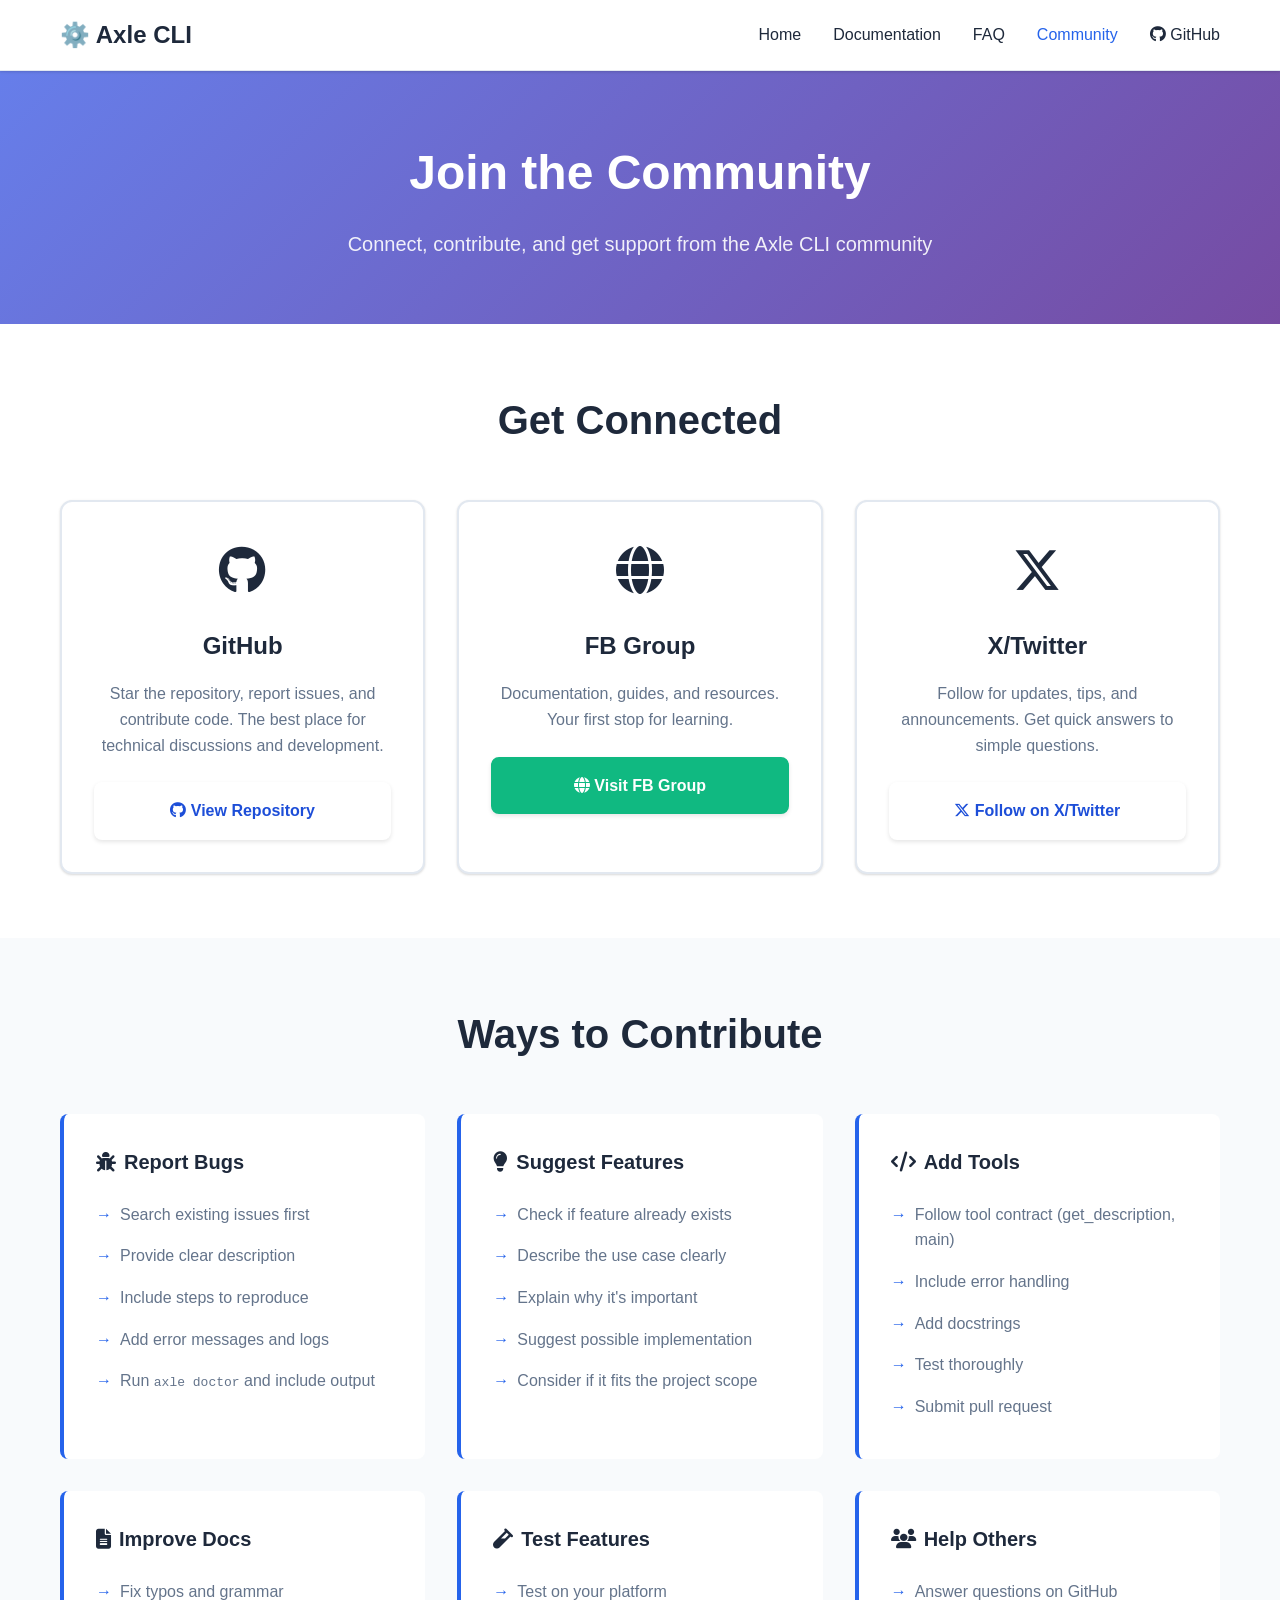
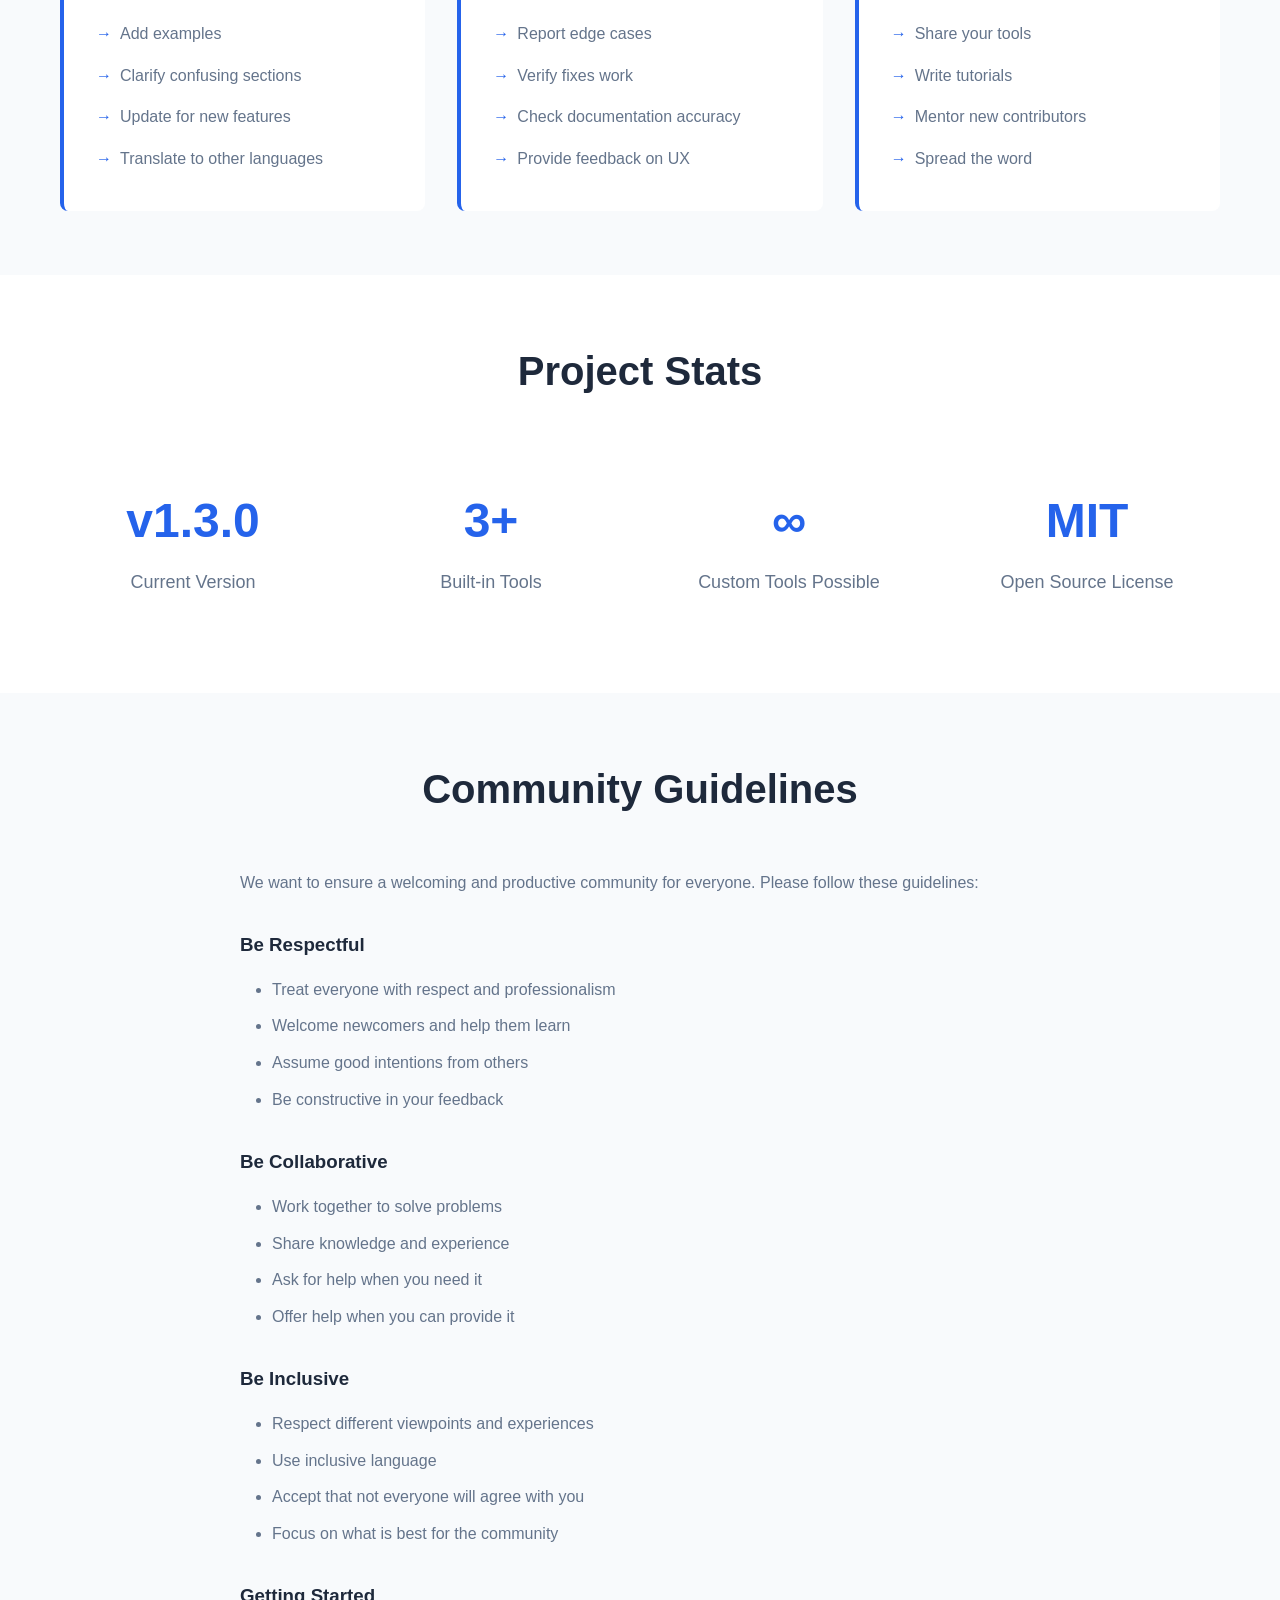
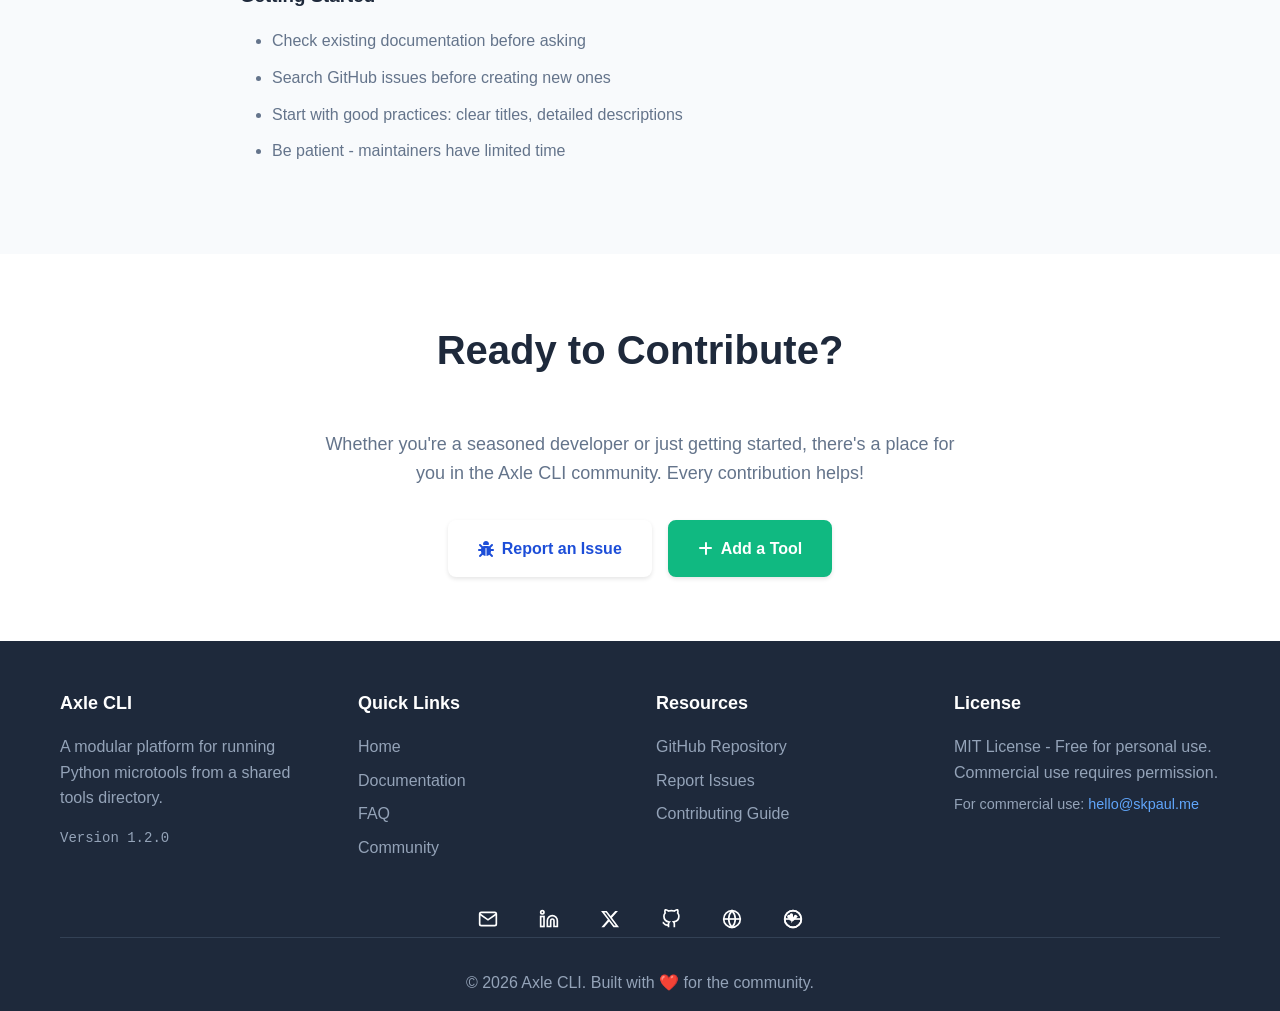
<file: website/community.html>
<!DOCTYPE html>
<html lang="en">
<head>
    <meta charset="UTF-8">
    <meta name="viewport" content="width=device-width, initial-scale=1.0">
    <title>Community - Axle CLI</title>
    <meta name="description" content="Join the Axle CLI community. Contribute, get support, and connect with other users.">
    <!-- social meta tags -->
    <meta property="og:title" content="Axle CLI v1.3.0">
    <meta property="og:description" content="Axle is a modular CLI platform for running Python microtools. Interactive arrow-key menu, direct tool execution by name or number, per-tool examples, and intelligent discovery.">
    <meta property="og:image" content="img/axle-cli-banner.webp">
    <meta property="og:url" content="https://axle.sanjoypaul.com/">
    <meta name="twitter:card" content="summary_large_image">
    <meta name="twitter:title" content="Axle CLI v1.3.0">
    <meta name="twitter:description" content="Axle is a modular CLI platform for running Python microtools. Interactive arrow-key menu, direct tool execution by name or number, per-tool examples, and intelligent discovery.">
    <meta name="twitter:image" content="img/axle-cli-banner.webp">
    <meta name="twitter:url" content="https://axle.sanjoypaul.com/">
    
    <!-- Icon -->
    <link rel="icon" type="image/x-icon" href="img/axle-cli-icon.png">
    <link rel="stylesheet" href="css/style.css">
    <link rel="stylesheet" href="https://cdnjs.cloudflare.com/ajax/libs/font-awesome/6.4.0/css/all.min.css">
    <!-- Google tag (gtag.js) -->
    <script async src="https://www.googletagmanager.com/gtag/js?id=G-KFVHRHE60N"></script>
    <script>
      window.dataLayer = window.dataLayer || [];
      function gtag(){dataLayer.push(arguments);}
      gtag('js', new Date());

      gtag('config', 'G-KFVHRHE60N');
    </script>
    <style>
        .community-hero {
            background: linear-gradient(135deg, #667eea 0%, #764ba2 100%);
            color: white;
            padding: 4rem 0;
            text-align: center;
        }

        .community-hero h1 {
            font-size: 3rem;
            margin-bottom: 1rem;
        }

        .community-hero p {
            font-size: 1.25rem;
            opacity: 0.9;
            max-width: 600px;
            margin: 0 auto;
        }

        .community-section {
            padding: 4rem 0;
        }

        .community-section h2 {
            text-align: center;
            font-size: 2.5rem;
            margin-bottom: 3rem;
            color: var(--text-color);
        }

        .community-grid {
            display: grid;
            grid-template-columns: repeat(auto-fit, minmax(300px, 1fr));
            gap: 2rem;
            max-width: 1200px;
            margin: 0 auto;
        }

        .community-card {
            background-color: var(--bg-color);
            padding: 2rem;
            border-radius: 12px;
            box-shadow: var(--shadow);
            text-align: center;
            transition: transform 0.3s, box-shadow 0.3s;
            border: 2px solid var(--border-color);
        }

        .community-card:hover {
            transform: translateY(-5px);
            box-shadow: var(--shadow-lg);
            border-color: var(--primary-color);
        }

        .community-icon {
            font-size: 3rem;
            margin-bottom: 1rem;
        }

        .community-card h3 {
            font-size: 1.5rem;
            margin-bottom: 1rem;
            color: var(--text-color);
        }

        .community-card p {
            color: var(--text-light);
            margin-bottom: 1.5rem;
            line-height: 1.6;
        }

        .community-card .btn {
            display: inline-block;
            width: 100%;
        }

        .contribute-section {
            background-color: var(--bg-secondary);
        }

        .contribute-options {
            display: grid;
            grid-template-columns: repeat(auto-fit, minmax(280px, 1fr));
            gap: 2rem;
            max-width: 1200px;
            margin: 0 auto;
        }

        .contribute-card {
            background-color: var(--bg-color);
            padding: 2rem;
            border-radius: 8px;
            border-left: 4px solid var(--primary-color);
        }

        .contribute-card h3 {
            font-size: 1.25rem;
            margin-bottom: 1rem;
            color: var(--text-color);
            display: flex;
            align-items: center;
            gap: 0.5rem;
        }

        .contribute-card ul {
            list-style: none;
            padding: 0;
        }

        .contribute-card li {
            padding: 0.5rem 0;
            color: var(--text-light);
            padding-left: 1.5rem;
            position: relative;
        }

        .contribute-card li:before {
            content: "→";
            position: absolute;
            left: 0;
            color: var(--primary-color);
        }

        .stats-section {
            background-color: var(--bg-color);
        }

        .stats-grid {
            display: grid;
            grid-template-columns: repeat(4, 1fr);
            gap: 2rem;
            max-width: 1200px;
            margin: 0 auto;
            text-align: center;
        }

        @media (max-width: 768px) {
            .stats-grid {
                grid-template-columns: repeat(2, 1fr);
                gap: 1.5rem;
            }
        }

        @media (max-width: 480px) {
            .stats-grid {
                grid-template-columns: 1fr;
            }
        }

        .stat-card {
            padding: 2rem;
        }

        .stat-number {
            font-size: 3rem;
            font-weight: bold;
            color: var(--primary-color);
            margin-bottom: 0.5rem;
        }

        .stat-label {
            color: var(--text-light);
            font-size: 1.125rem;
        }

        .guidelines-section {
            background-color: var(--bg-secondary);
        }

        .guidelines-content {
            max-width: 800px;
            margin: 0 auto;
        }

        .guidelines-content h3 {
            color: var(--text-color);
            margin-top: 2rem;
            margin-bottom: 1rem;
        }

        .guidelines-content p,
        .guidelines-content ul {
            color: var(--text-light);
            line-height: 1.8;
        }

        .guidelines-content ul {
            margin-left: 2rem;
            margin-bottom: 1.5rem;
        }

        .guidelines-content li {
            margin-bottom: 0.5rem;
        }
    </style>
</head>
<body>
    <!-- Navigation -->
    <nav class="navbar">
        <div class="container">
            <div class="nav-brand">
                <a href="index.html">⚙️ Axle CLI</a>
            </div>
            <button class="nav-toggle" id="navToggle" aria-label="Toggle navigation">
                <span></span>
                <span></span>
                <span></span>
            </button>
            <ul class="nav-menu" id="navMenu">
                <li><a href="index.html">Home</a></li>
                <li><a href="docs.html">Documentation</a></li>
                <li><a href="faq.html">FAQ</a></li>
                <li><a href="community.html" class="active">Community</a></li>
                <li><a href="https://github.com/skpaul82/axle-cli" target="_blank"><i class="fab fa-github"></i> GitHub</a></li>
            </ul>
        </div>
    </nav>

    <!-- Community Hero -->
    <section class="community-hero">
        <div class="container">
            <h1>Join the Community</h1>
            <p>Connect, contribute, and get support from the Axle CLI community</p>
        </div>
    </section>

    <!-- Get Connected -->
    <section class="community-section">
        <div class="container">
            <h2>Get Connected</h2>
            <div class="community-grid">
                <div class="community-card">
                    <div class="community-icon">
                        <i class="fab fa-github"></i>
                    </div>
                    <h3>GitHub</h3>
                    <p>Star the repository, report issues, and contribute code. The best place for technical discussions and development.</p>
                    <a href="https://github.com/skpaul82/axle-cli" target="_blank" class="btn btn-primary">
                        <i class="fab fa-github"></i> View Repository
                    </a>
                </div>
                <div class="community-card">
                    <div class="community-icon">
                        <i class="fas fa-globe"></i>
                    </div>
                    <h3>FB Group</h3>
                    <p>Documentation, guides, and resources. Your first stop for learning.</p>
                    <a href="https://www.facebook.com/groups/agenticaio/" target="_blank" class="btn btn-secondary">
                        <i class="fas fa-globe"></i> Visit FB Group
                    </a>
                </div>
                <div class="community-card">
                    <div class="community-icon">
                        <i class="fab fa-x-twitter"></i>
                    </div>
                    <h3>X/Twitter</h3>
                    <p>Follow for updates, tips, and announcements. Get quick answers to simple questions.</p>
                    <a href="https://x.com/_skpaul82" target="_blank" class="btn btn-primary">
                        <i class="fab fa-x-twitter"></i> Follow on X/Twitter
                    </a>
                </div>
                
            </div>
        </div>
    </section>

    <!-- Contribute -->
    <section class="community-section contribute-section">
        <div class="container">
            <h2>Ways to Contribute</h2>
            <div class="contribute-options">
                <div class="contribute-card">
                    <h3><i class="fas fa-bug"></i> Report Bugs</h3>
                    <ul>
                        <li>Search existing issues first</li>
                        <li>Provide clear description</li>
                        <li>Include steps to reproduce</li>
                        <li>Add error messages and logs</li>
                        <li>Run <code>axle doctor</code> and include output</li>
                    </ul>
                </div>
                <div class="contribute-card">
                    <h3><i class="fas fa-lightbulb"></i> Suggest Features</h3>
                    <ul>
                        <li>Check if feature already exists</li>
                        <li>Describe the use case clearly</li>
                        <li>Explain why it's important</li>
                        <li>Suggest possible implementation</li>
                        <li>Consider if it fits the project scope</li>
                    </ul>
                </div>
                <div class="contribute-card">
                    <h3><i class="fas fa-code"></i> Add Tools</h3>
                    <ul>
                        <li>Follow tool contract (get_description, main)</li>
                        <li>Include error handling</li>
                        <li>Add docstrings</li>
                        <li>Test thoroughly</li>
                        <li>Submit pull request</li>
                    </ul>
                </div>
                <div class="contribute-card">
                    <h3><i class="fas fa-file-alt"></i> Improve Docs</h3>
                    <ul>
                        <li>Fix typos and grammar</li>
                        <li>Add examples</li>
                        <li>Clarify confusing sections</li>
                        <li>Update for new features</li>
                        <li>Translate to other languages</li>
                    </ul>
                </div>
                <div class="contribute-card">
                    <h3><i class="fas fa-vial"></i> Test Features</h3>
                    <ul>
                        <li>Test on your platform</li>
                        <li>Report edge cases</li>
                        <li>Verify fixes work</li>
                        <li>Check documentation accuracy</li>
                        <li>Provide feedback on UX</li>
                    </ul>
                </div>
                <div class="contribute-card">
                    <h3><i class="fas fa-users"></i> Help Others</h3>
                    <ul>
                        <li>Answer questions on GitHub</li>
                        <li>Share your tools</li>
                        <li>Write tutorials</li>
                        <li>Mentor new contributors</li>
                        <li>Spread the word</li>
                    </ul>
                </div>
            </div>
        </div>
    </section>

    <!-- Stats -->
    <section class="community-section stats-section">
        <div class="container">
            <h2>Project Stats</h2>
            <div class="stats-grid">
                <div class="stat-card">
                    <div class="stat-number">v1.3.0</div>
                    <div class="stat-label">Current Version</div>
                </div>
                <div class="stat-card">
                    <div class="stat-number">3+</div>
                    <div class="stat-label">Built-in Tools</div>
                </div>
                <div class="stat-card">
                    <div class="stat-number">∞</div>
                    <div class="stat-label">Custom Tools Possible</div>
                </div>
                <div class="stat-card">
                    <div class="stat-number">MIT</div>
                    <div class="stat-label">Open Source License</div>
                </div>
            </div>
        </div>
    </section>

    <!-- Guidelines -->
    <section class="community-section guidelines-section">
        <div class="container">
            <div class="guidelines-content">
                <h2>Community Guidelines</h2>
                <p>We want to ensure a welcoming and productive community for everyone. Please follow these guidelines:</p>

                <h3>Be Respectful</h3>
                <ul>
                    <li>Treat everyone with respect and professionalism</li>
                    <li>Welcome newcomers and help them learn</li>
                    <li>Assume good intentions from others</li>
                    <li>Be constructive in your feedback</li>
                </ul>

                <h3>Be Collaborative</h3>
                <ul>
                    <li>Work together to solve problems</li>
                    <li>Share knowledge and experience</li>
                    <li>Ask for help when you need it</li>
                    <li>Offer help when you can provide it</li>
                </ul>

                <h3>Be Inclusive</h3>
                <ul>
                    <li>Respect different viewpoints and experiences</li>
                    <li>Use inclusive language</li>
                    <li>Accept that not everyone will agree with you</li>
                    <li>Focus on what is best for the community</li>
                </ul>

                <h3>Getting Started</h3>
                <ul>
                    <li>Check existing documentation before asking</li>
                    <li>Search GitHub issues before creating new ones</li>
                    <li>Start with good practices: clear titles, detailed descriptions</li>
                    <li>Be patient - maintainers have limited time</li>
                </ul>
            </div>
        </div>
    </section>

    <!-- CTA -->
    <section class="community-section">
        <div class="container" style="text-align: center; max-width: 700px;">
            <h2>Ready to Contribute?</h2>
            <p style="font-size: 1.125rem; color: var(--text-light); margin-bottom: 2rem;">
                Whether you're a seasoned developer or just getting started, there's a place for you in the Axle CLI community. Every contribution helps!
            </p>
            <div style="display: flex; gap: 1rem; justify-content: center; flex-wrap: wrap;">
                <a href="https://github.com/skpaul82/axle-cli/issues" target="_blank" class="btn btn-primary">
                    <i class="fas fa-bug"></i> Report an Issue
                </a>
                <a href="docs.html#adding-tools" class="btn btn-secondary">
                    <i class="fas fa-plus"></i> Add a Tool
                </a>
            </div>
        </div>
    </section>

    <!-- Footer -->
    <footer class="footer">
        <div class="container">
            <div class="footer-content">
                <div class="footer-section">
                    <h4>Axle CLI</h4>
                    <p>A modular platform for running Python microtools from a shared tools directory.</p>
                    <p class="version">Version 1.2.0</p>
                </div>
                <div class="footer-section">
                    <h4>Quick Links</h4>
                    <ul>
                        <li><a href="index.html">Home</a></li>
                        <li><a href="docs.html">Documentation</a></li>
                        <li><a href="faq.html">FAQ</a></li>
                        <li><a href="community.html">Community</a></li>
                    </ul>
                </div>
                <div class="footer-section">
                    <h4>Resources</h4>
                    <ul>
                        <li><a href="https://github.com/skpaul82/axle-cli">GitHub Repository</a></li>
                        <li><a href="https://github.com/skpaul82/axle-cli/issues">Report Issues</a></li>
                        <li><a href="https://github.com/skpaul82/axle-cli/blob/main/docs/contributing.md">Contributing Guide</a></li>
                    </ul>
                </div>
                <div class="footer-section">
                    <h4>License</h4>
                    <p>MIT License - Free for personal use. Commercial use requires permission.</p>
                    <p style="margin-top: 0.5rem; font-size: 0.9rem;">For commercial use: <a href="mailto:hello@skpaul.me" style="color: #60a5fa;">hello@skpaul.me</a></p>
                </div>
            </div>

            <div class="social-links">
                <a href="mailto:hello@skpaul.me" class="social-link" target="_blank" aria-label="Email" title="Email">
                    <svg viewBox="0 0 24 24" fill="none" stroke="currentColor" stroke-width="2">
                        <path d="M4 4h16c1.1 0 2 .9 2 2v12c0 1.1-.9 2-2 2H4c-1.1 0-2-.9-2-2V6c0-1.1.9-2 2-2z"/>
                        <polyline points="22,6 12,13 2,6"/>
                    </svg>
                </a>
                <a href="https://www.linkedin.com/in/skpaul82" class="social-link" target="_blank" aria-label="LinkedIn" title="LinkedIn">
                    <svg viewBox="0 0 24 24" fill="none" stroke="currentColor" stroke-width="2">
                        <path d="M16 8a6 6 0 0 1 6 6v7h-4v-7a2 2 0 0 0-2-2 2 2 0 0 0-2 2v7h-4v-7a6 6 0 0 1 6-6z"/>
                        <rect x="2" y="9" width="4" height="12"/>
                        <circle cx="4" cy="4" r="2"/>
                    </svg>
                </a>
                <a href="https://x.com/_skpaul82" class="social-link" target="_blank" aria-label="X" title="X (Twitter)">
                    <svg viewBox="0 0 24 24" fill="currentColor" stroke="none">
                        <path d="M18.244 2.25h3.308l-7.227 8.26 8.502 11.24H16.17l-5.214-6.817L4.99 21.75H1.68l7.73-8.835L1.254 2.25H8.08l4.713 6.231zm-1.161 17.52h1.833L7.084 4.126H5.117z"/>
                    </svg>
                </a>
                <a href="https://github.com/skpaul82" class="social-link" target="_blank" aria-label="GitHub" title="GitHub">
                    <svg viewBox="0 0 24 24" fill="none" stroke="currentColor" stroke-width="2">
                        <path d="M9 19c-5 1.5-5-2.5-7-3m14 6v-3.87a3.37 3.37 0 0 0-.94-2.61c3.14-.35 6.44-1.54 6.44-7A5.44 5.44 0 0 0 20 4.77 5.07 5.07 0 0 0 19.91 1S18.73.65 16 2.48a13.38 13.38 0 0 0-7 0C6.27.65 5.09 1 5.09 1A5.07 5.07 0 0 0 5 4.77a5.44 5.44 0 0 0-1.5 3.78c0 5.42 3.3 6.61 6.44 7A3.37 3.37 0 0 0 9 18.13V22"/>
                    </svg>
                </a>
                <a href="https://skpaul.me" class="social-link" target="_blank" aria-label="Website" title="Blog">
                    <svg viewBox="0 0 24 24" fill="none" stroke="currentColor" stroke-width="2">
                        <circle cx="12" cy="12" r="10"/>
                        <line x1="2" y1="12" x2="22" y2="12"/>
                        <path d="M12 2a15.3 15.3 0 0 1 4 10 15.3 15.3 0 0 1-4 10 15.3 15.3 0 0 1-4-10 15.3 15.3 0 0 1 4-10z"/>
                    </svg>
                </a>
                <a href="https://youtube.com/skpaul82" class="social-link" target="_blank" aria-label="YouTube" title="YouTube">
                    <svg viewBox="0 0 24 24" fill="none" stroke="currentColor" stroke-width="2">
                        <circle cx="12" cy="12" r="10"/>
                        <line x1="2" y1="12" x2="22" y2="12"/>
                        <path d="M12 2C6.477 2 2 6.477 2 12s4.477 10 10 10 10-4.477 10-10S17.523 2 12 2zm3.707 7.707a1 1 0 0 0-1.414-1.414L11 13.586V7a1 1 0 1 0-2 0v6.586L7.707 8.293a1 1 0 0 0-1.414 1.414l4 4a1 1 0 0 0 .707.293h.001a1 1 0 0 0 .707-.293l4-4z"/>
                    </svg>
                </a>
            </div>
            
            <div class="footer-bottom">
                <p>&copy; 2026 Axle CLI. Built with ❤️ for the community.</p>
            </div>
        </div>
    </footer>

    <script src="js/main.js"></script>
</body>
</html>
</file>
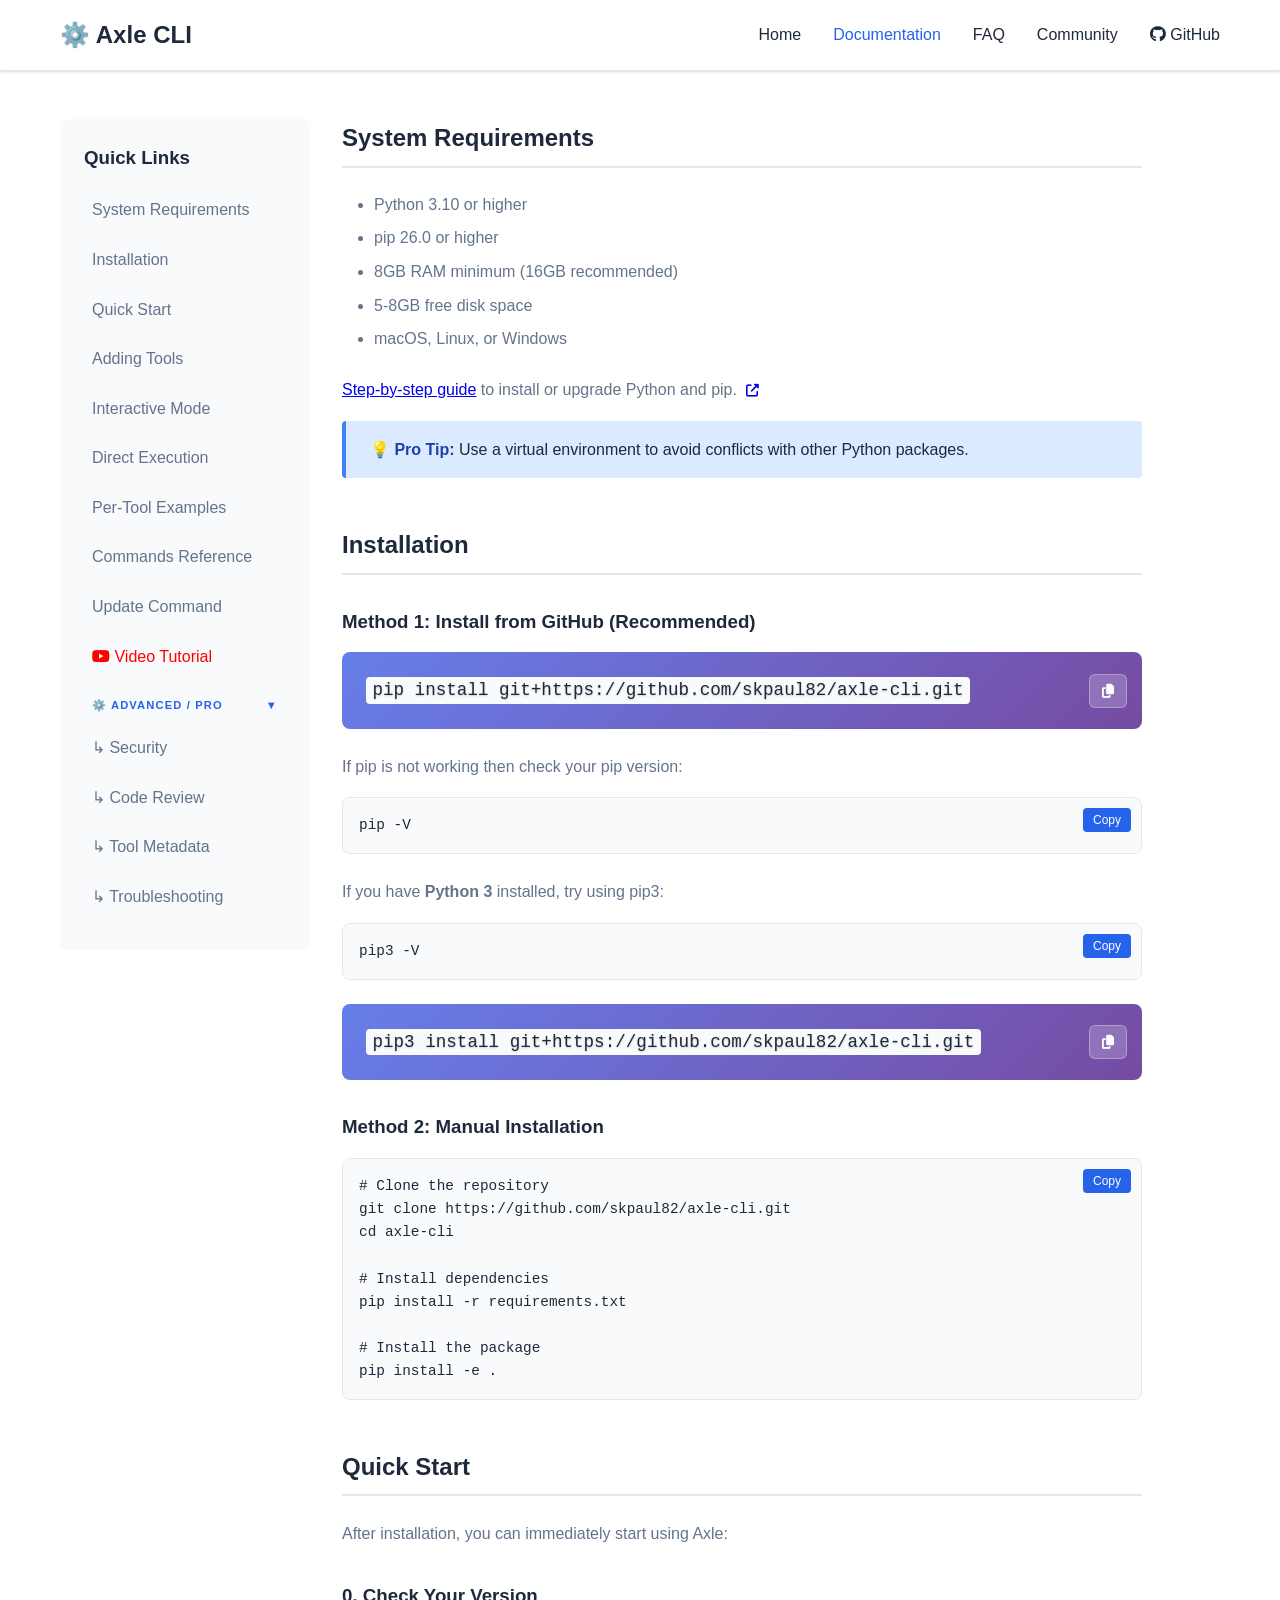
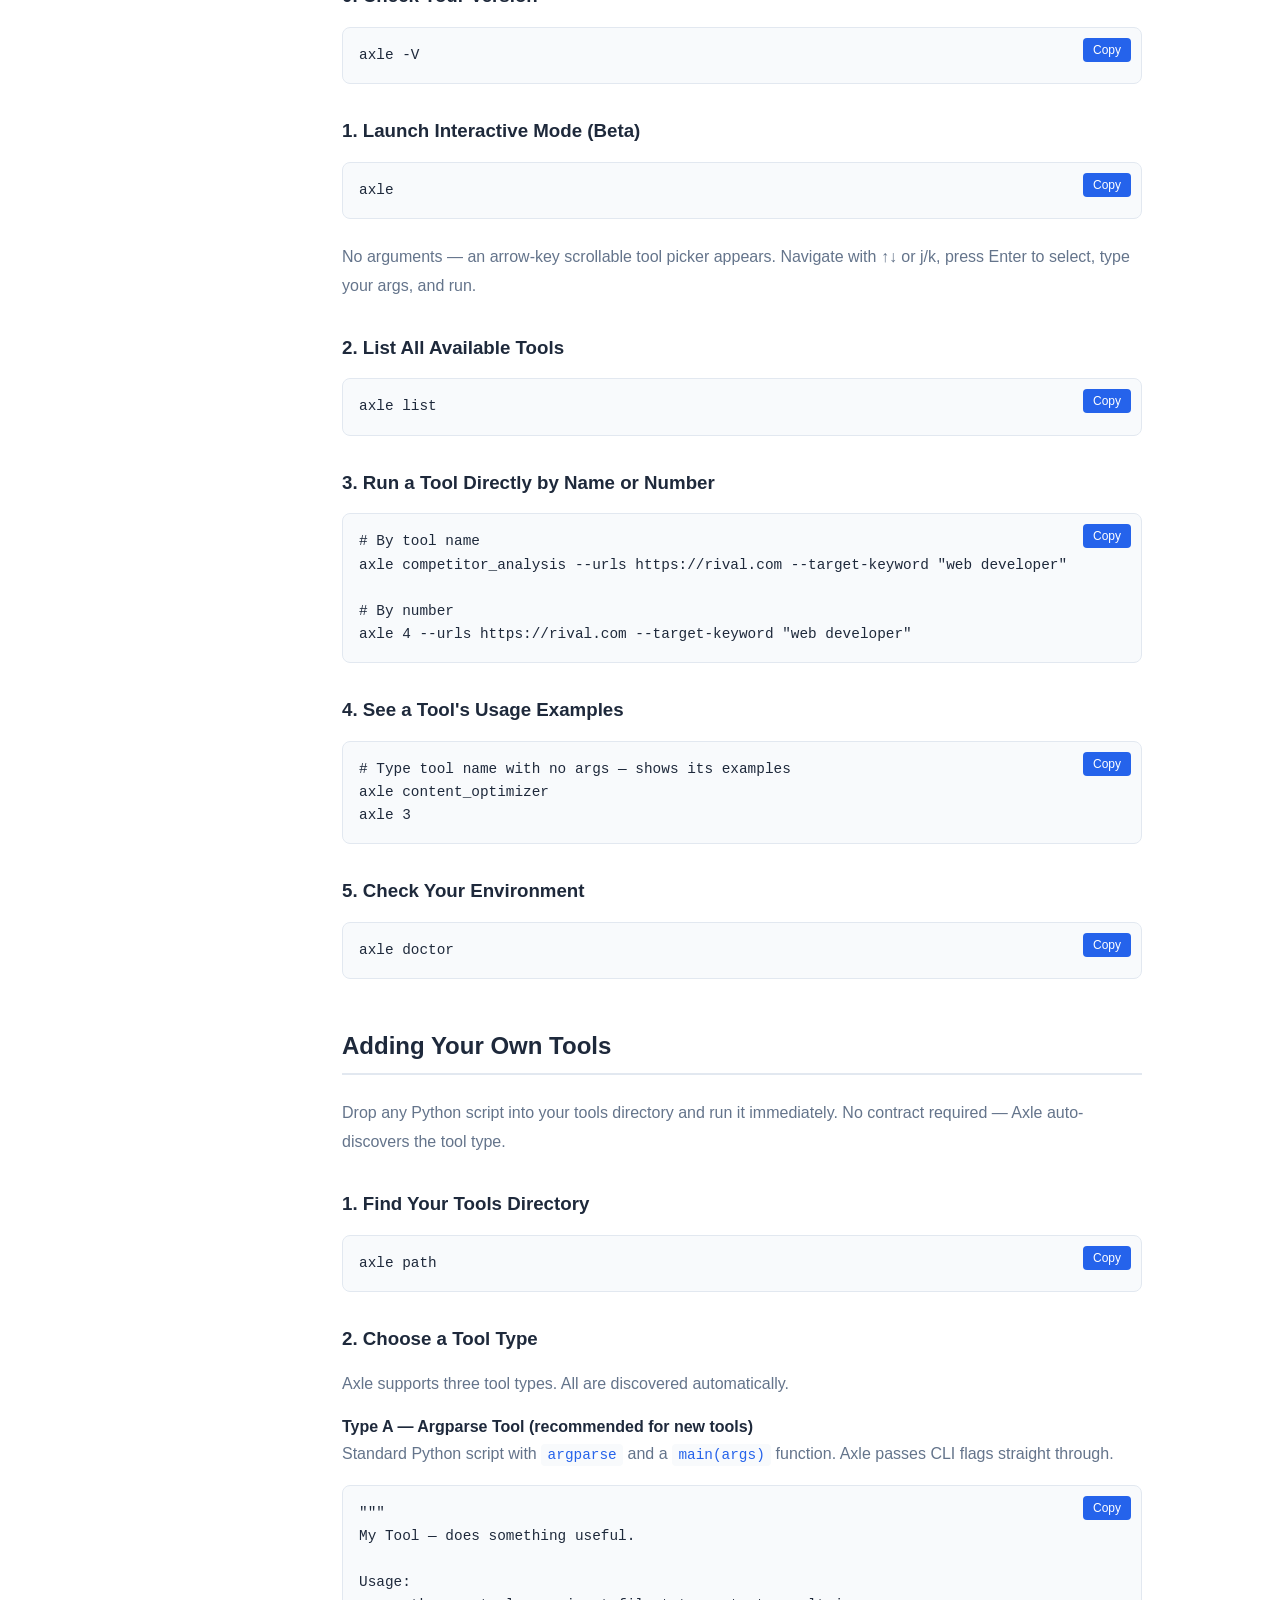
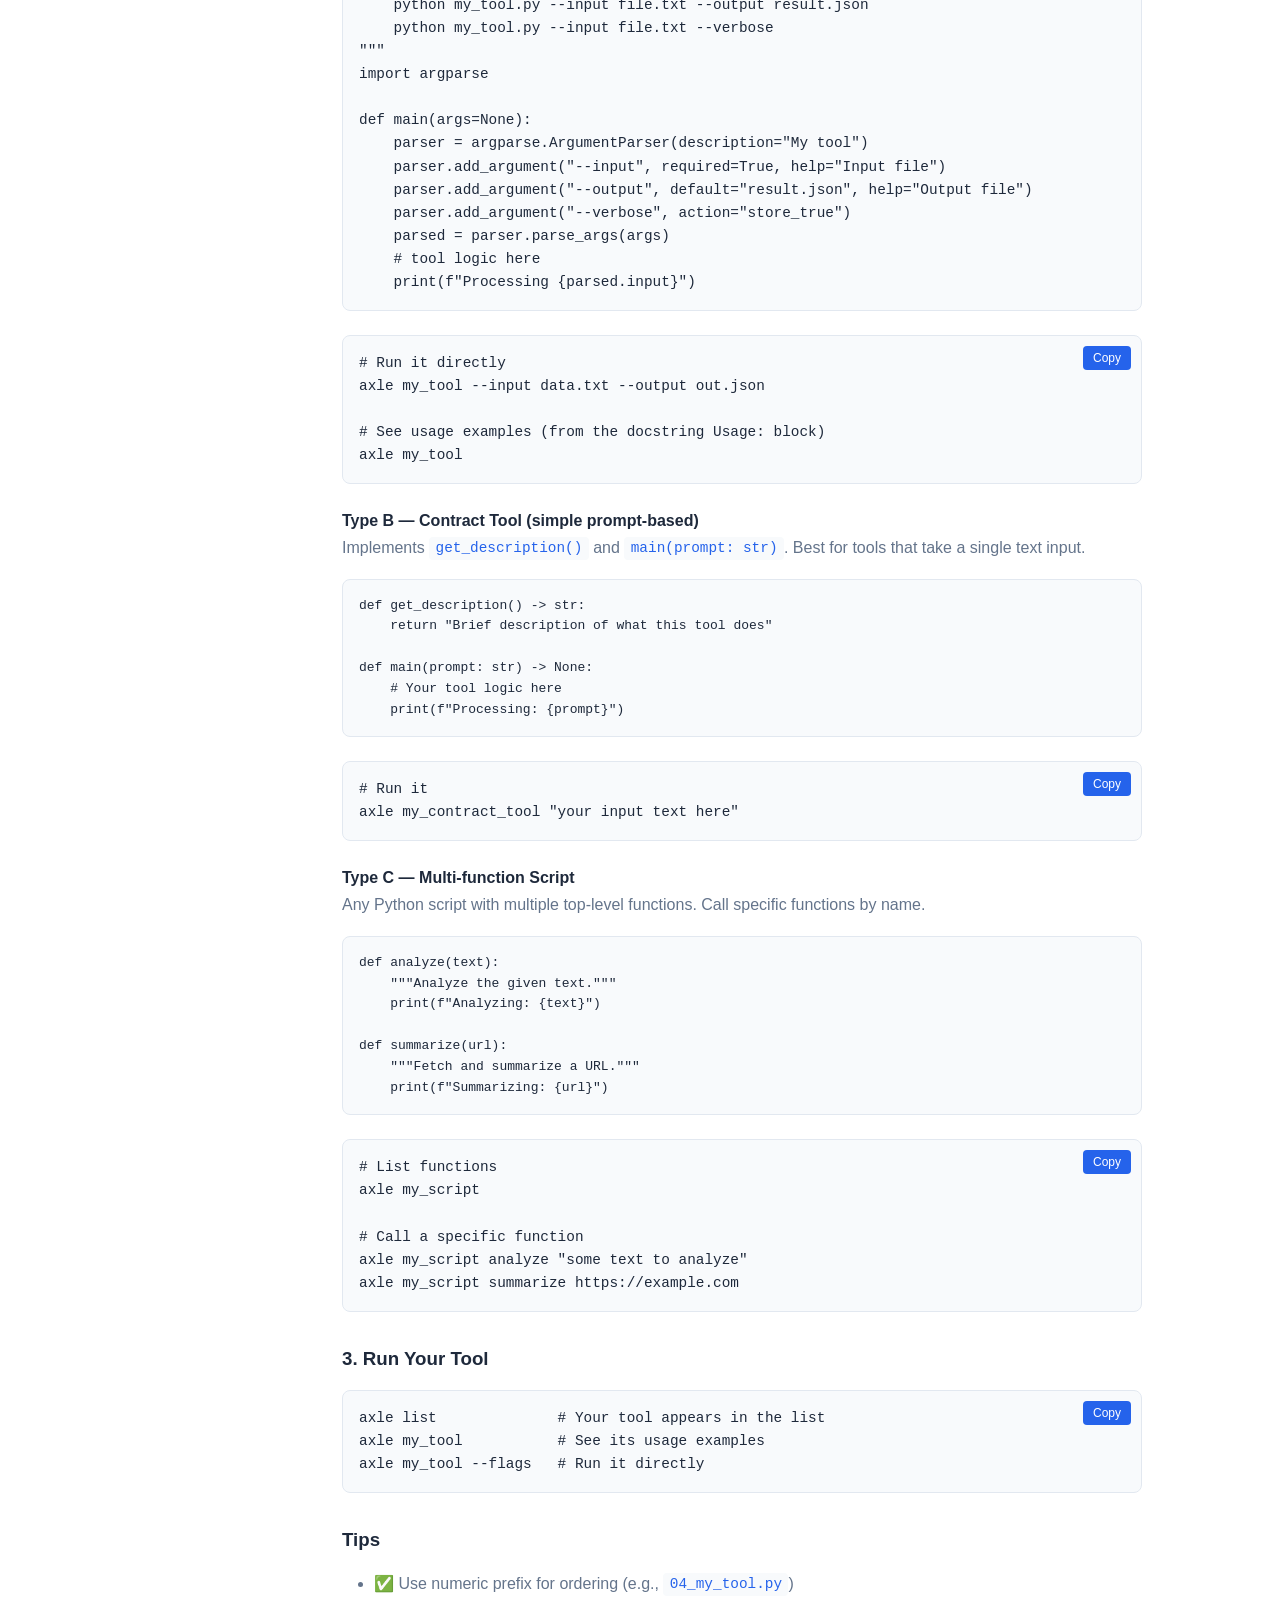
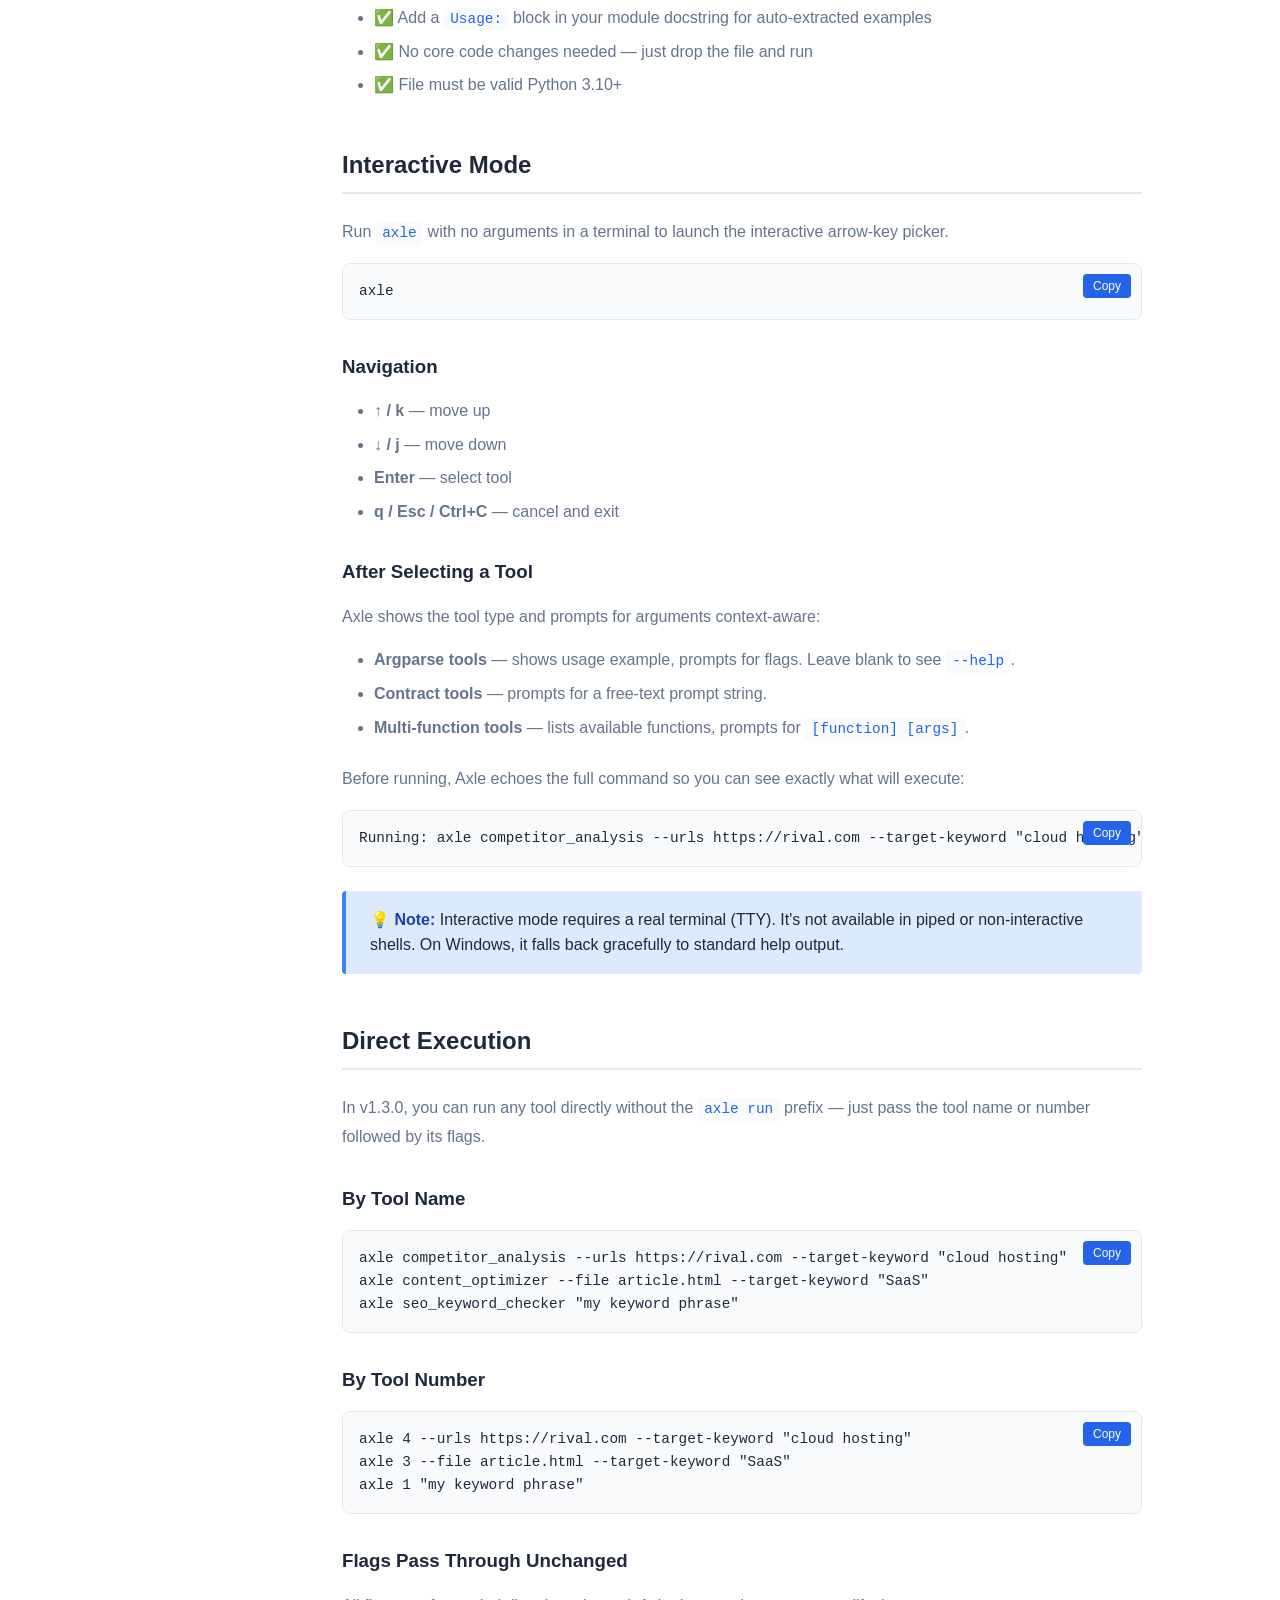
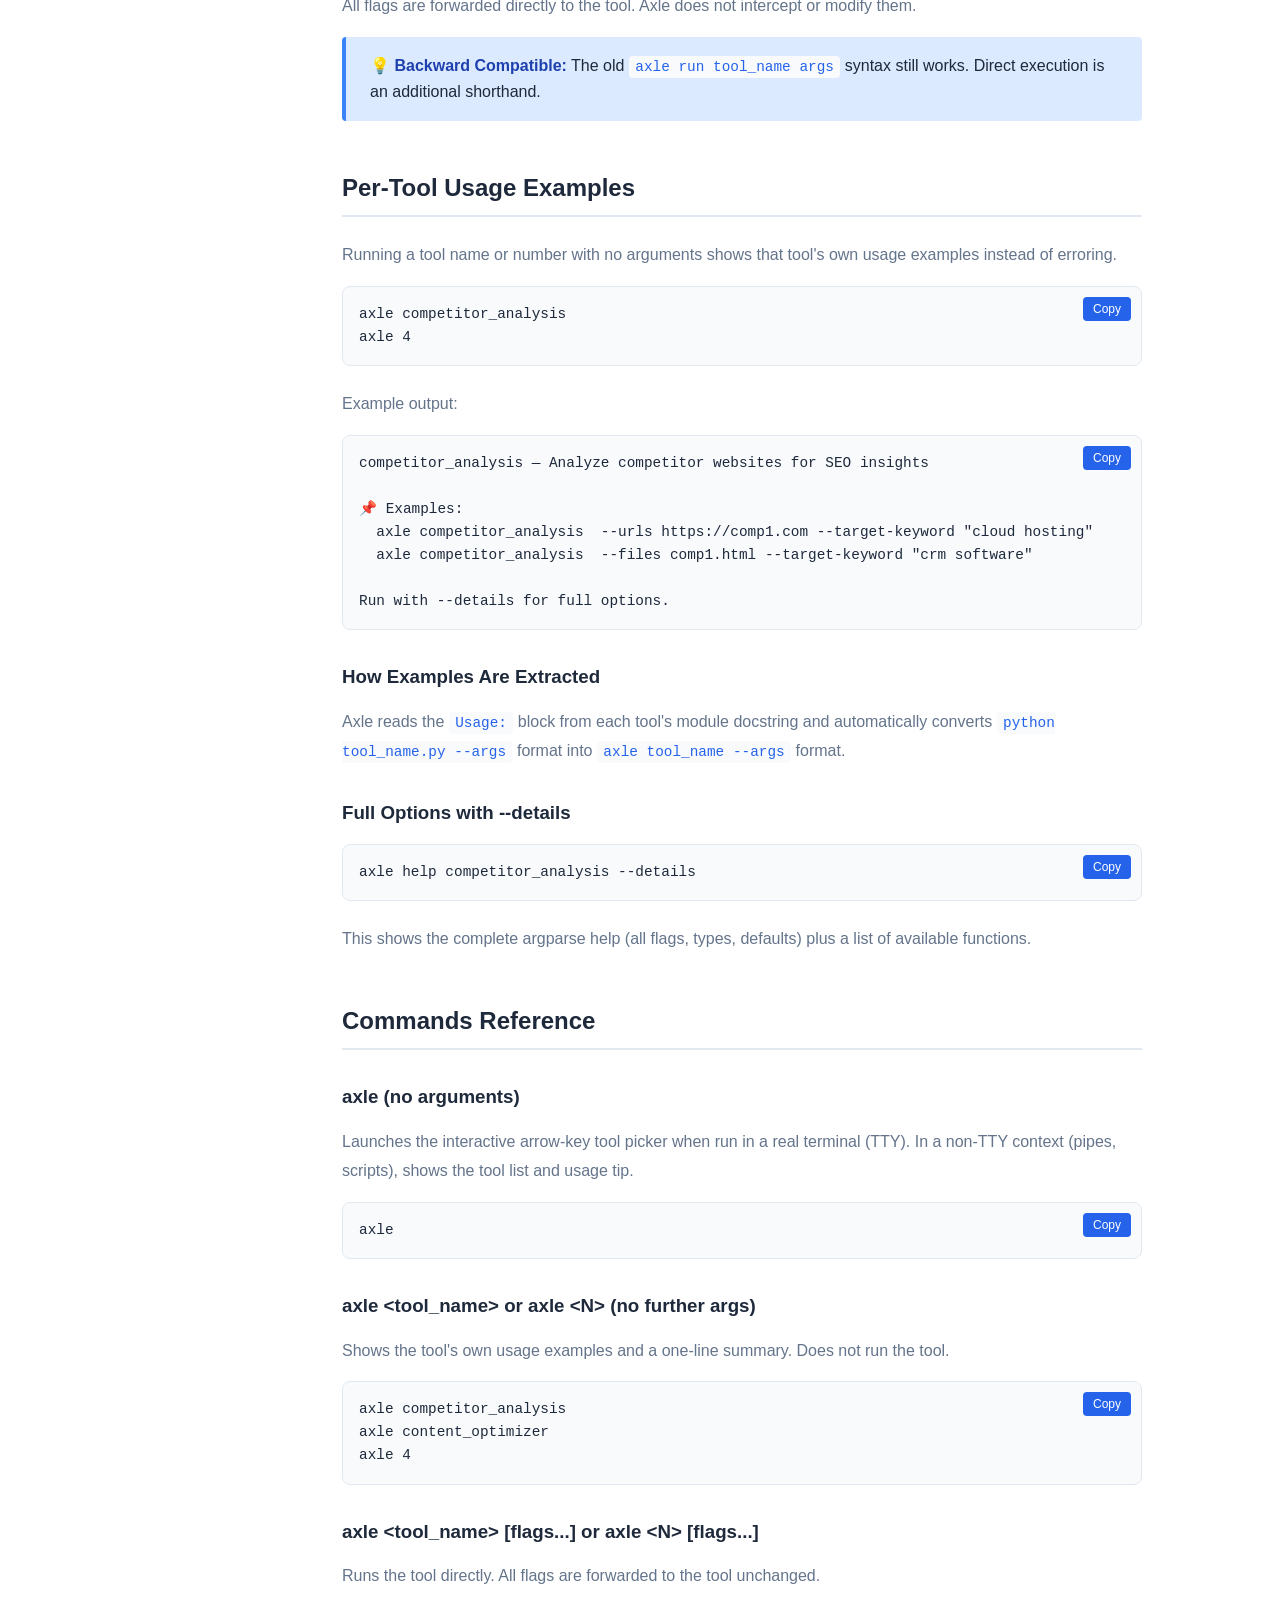
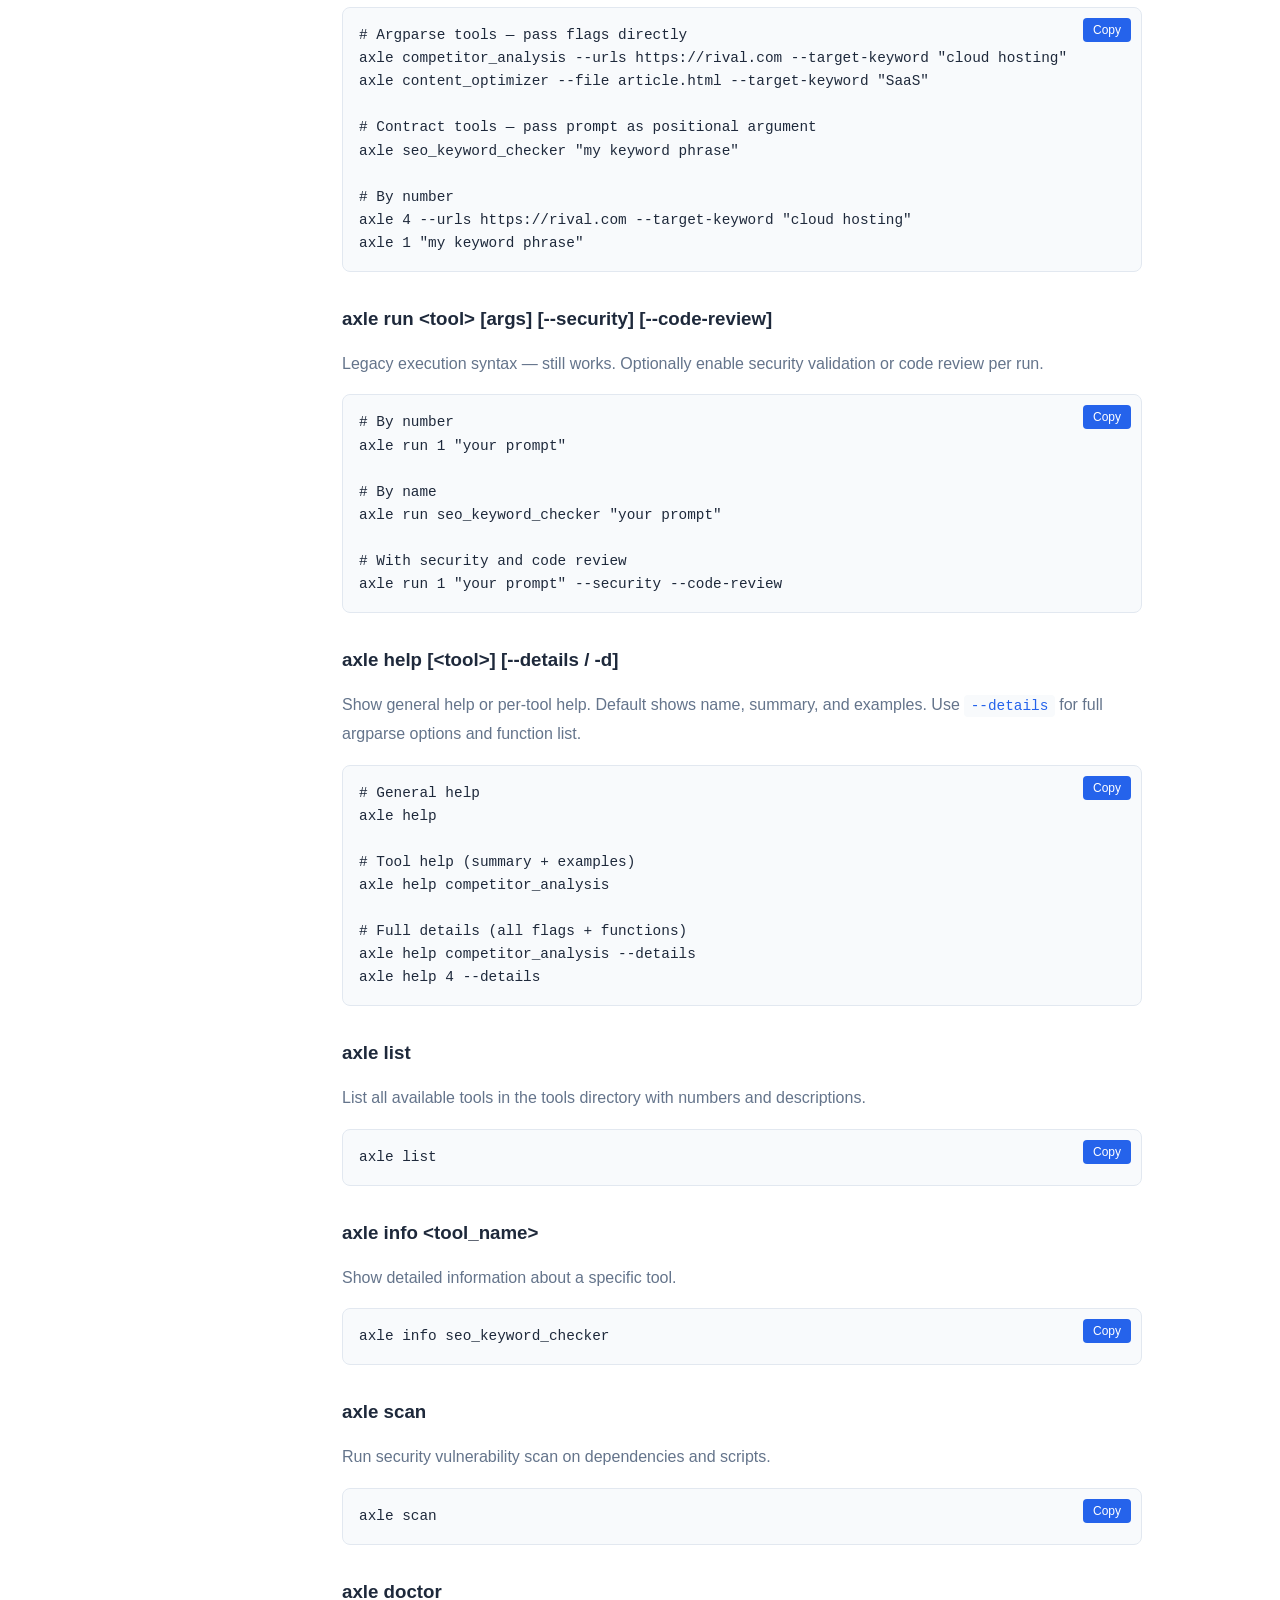
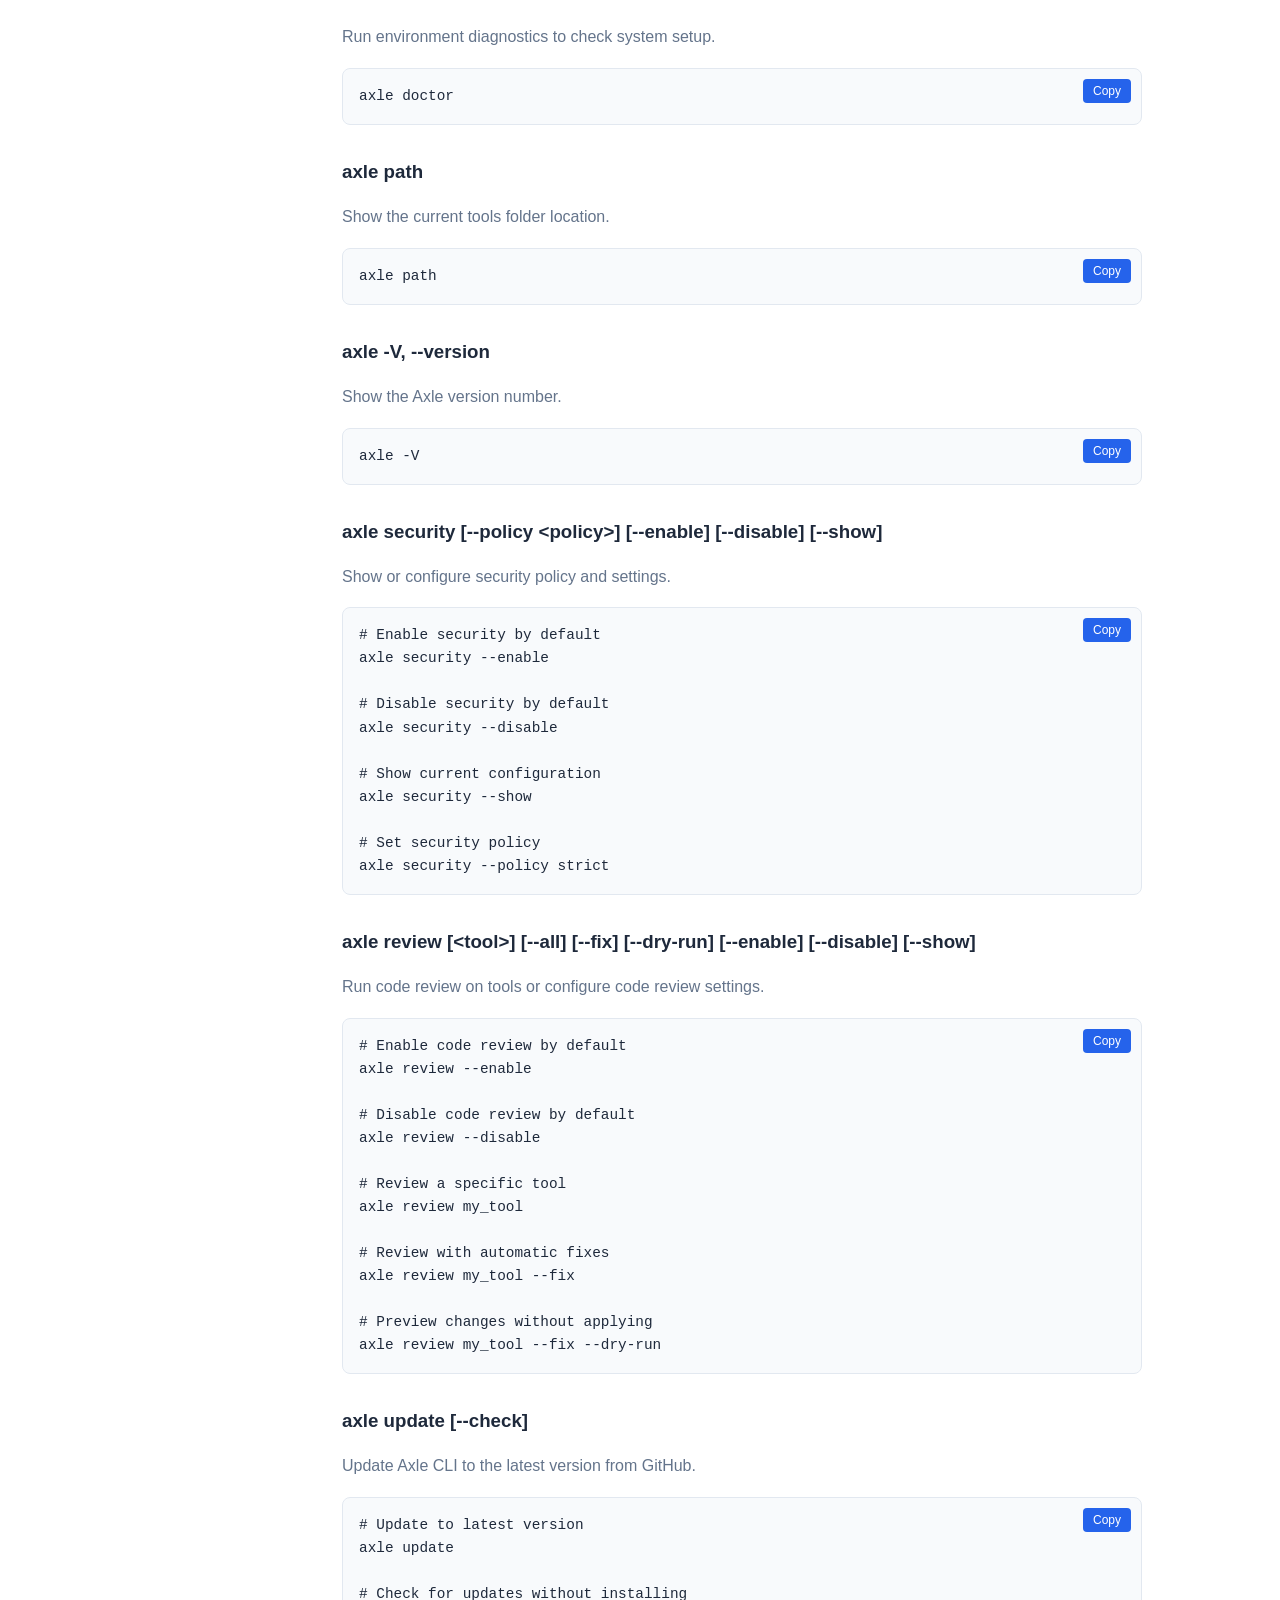
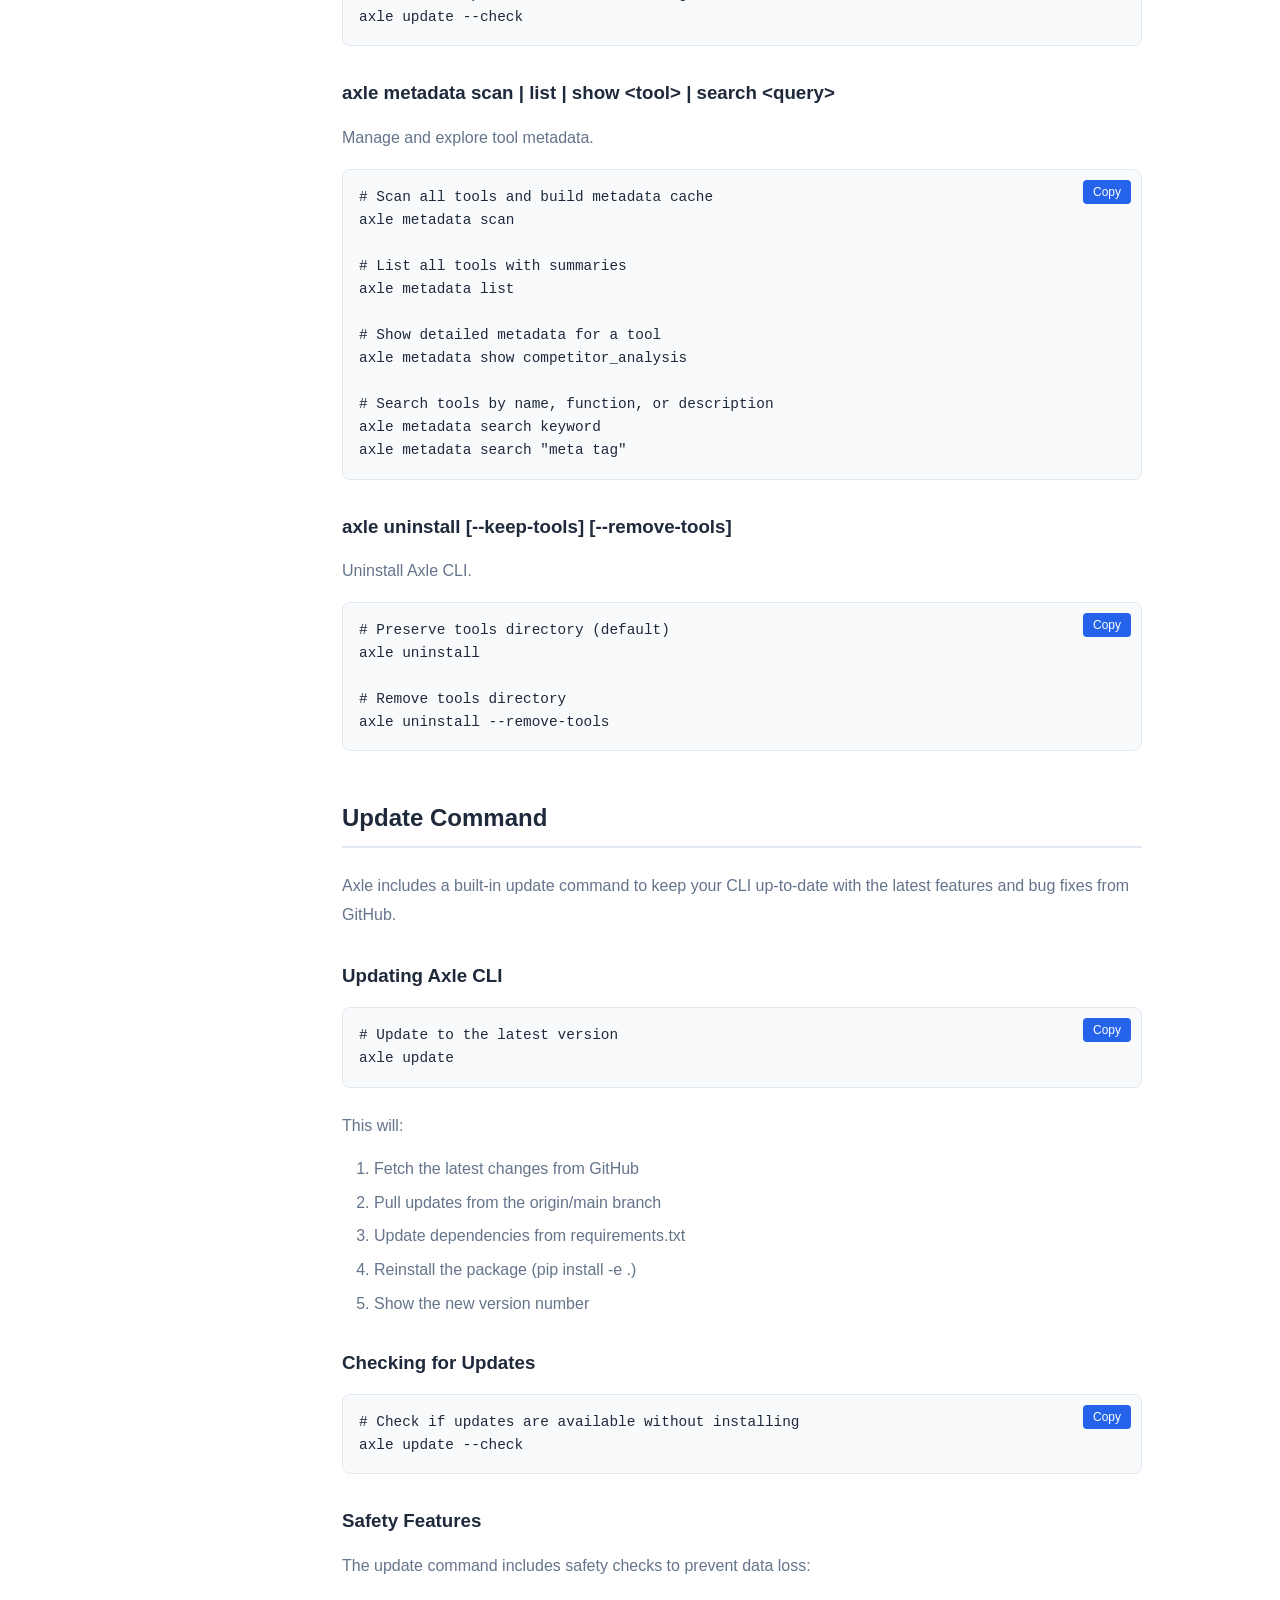
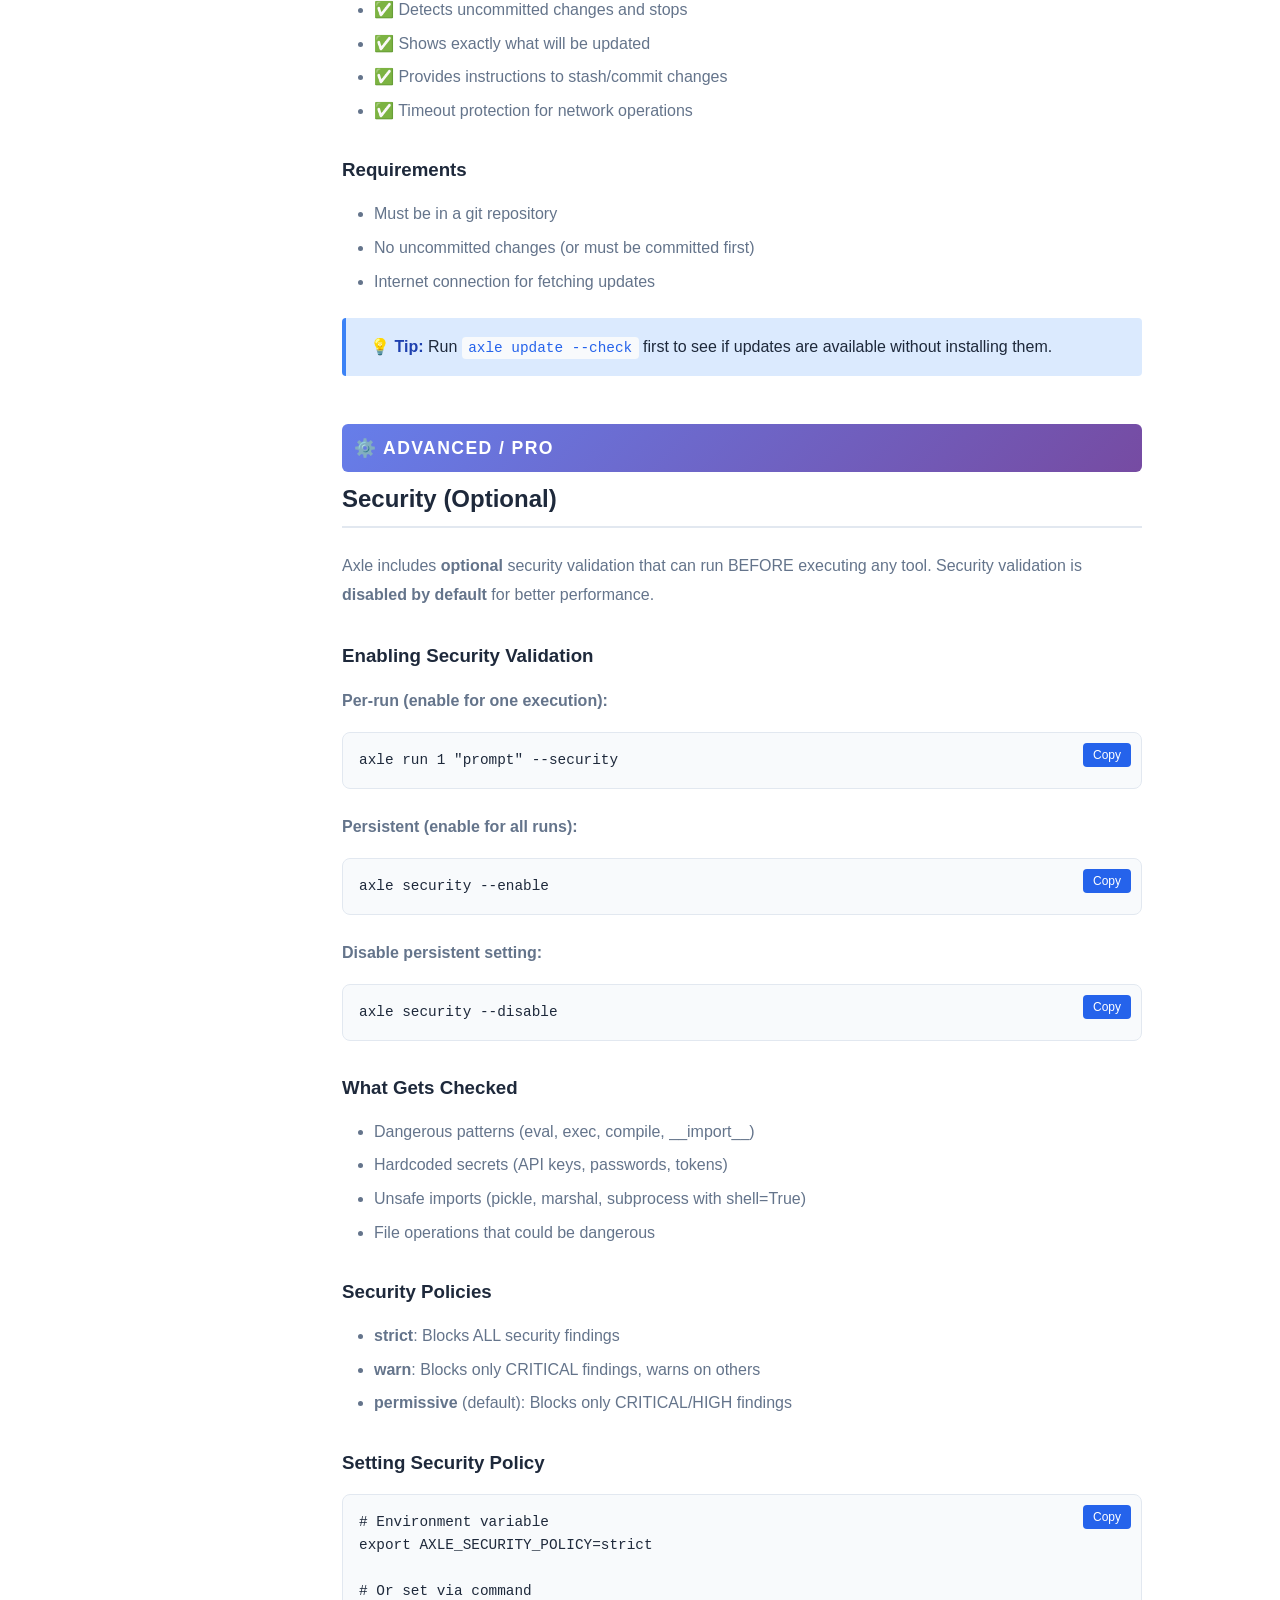
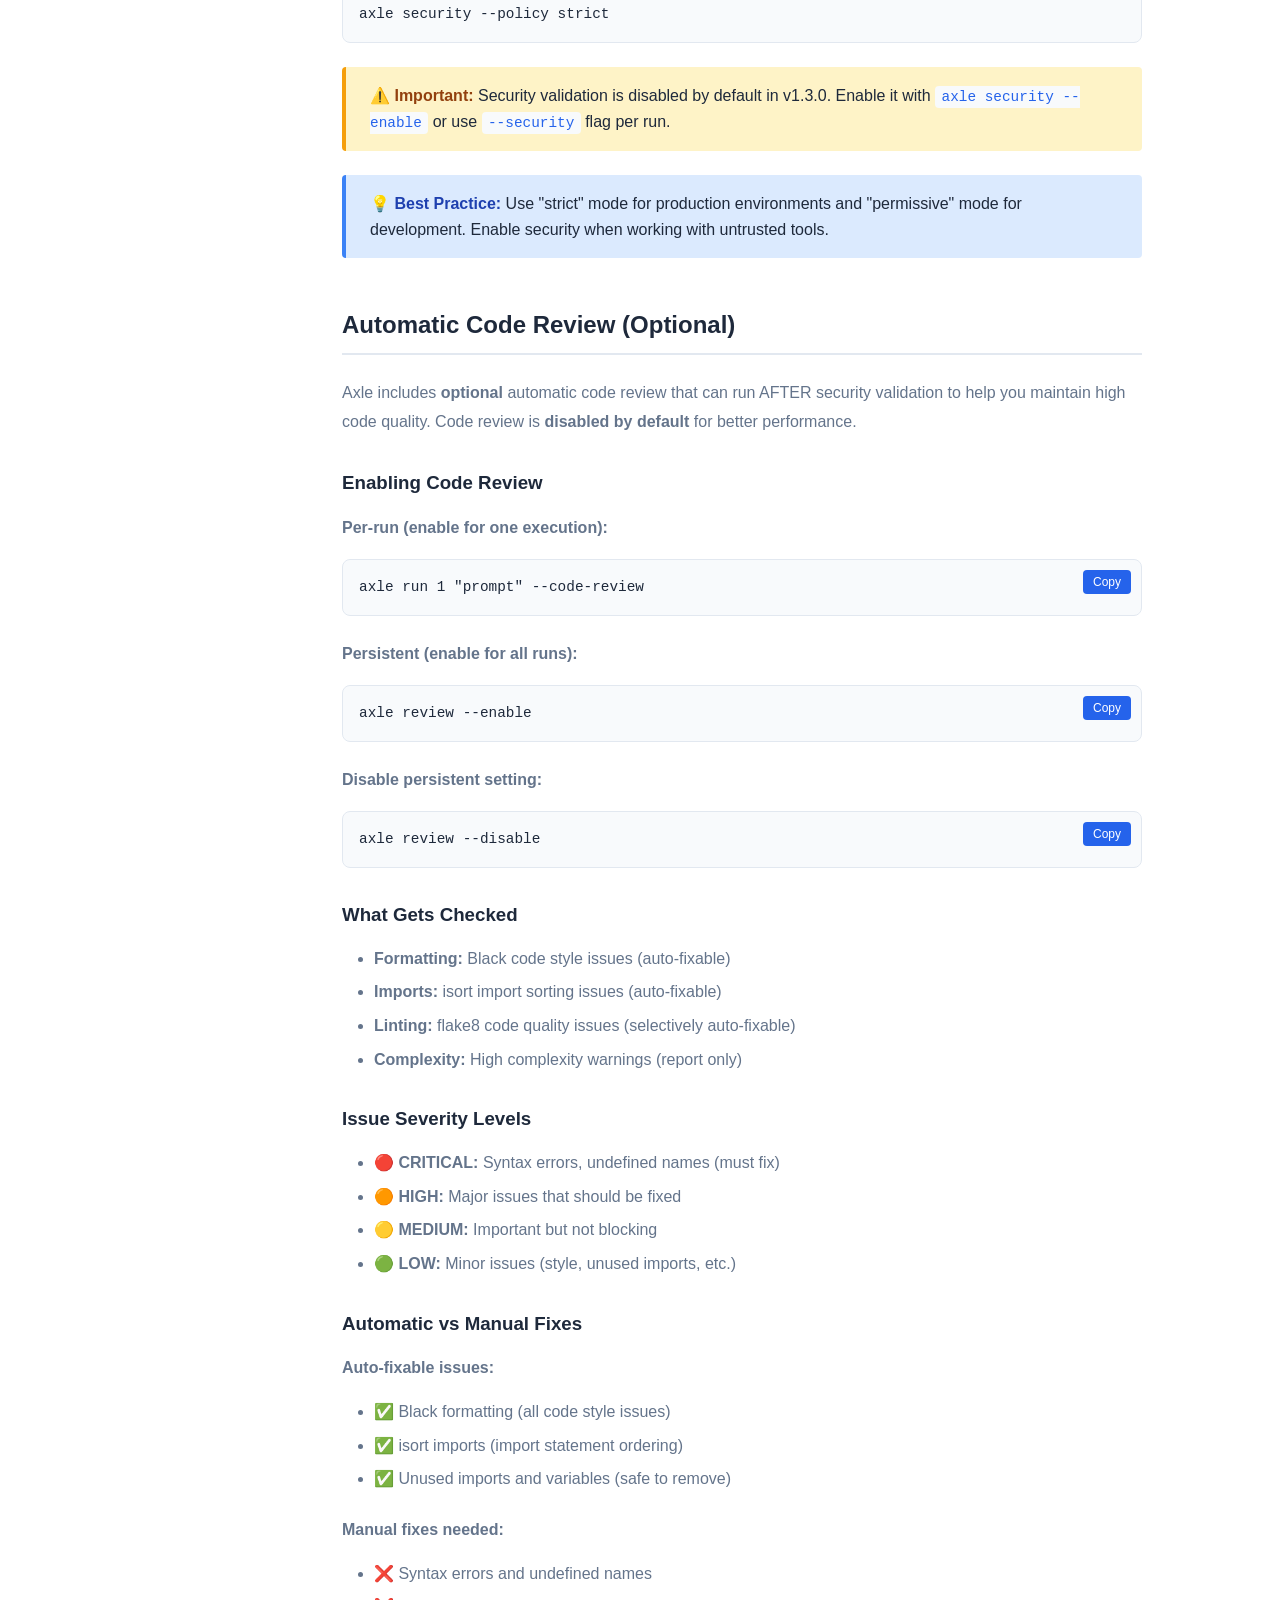
<file: website/docs.html>
<!DOCTYPE html>
<html lang="en">
<head>
    <meta charset="UTF-8">
    <meta name="viewport" content="width=device-width, initial-scale=1.0">
    <title>Documentation - Axle CLI v1.3.0</title>
    <meta name="description" content="Complete documentation for Axle CLI v1.3.0. Interactive mode, direct execution, per-tool examples, installation guide, and command reference.">
    <!-- social meta tags -->
    <meta property="og:title" content="Axle CLI v1.3.0">
    <meta property="og:description" content="Axle is a modular CLI platform for running Python microtools. Interactive arrow-key menu, direct tool execution by name or number, per-tool examples, and intelligent discovery.">
    <meta property="og:image" content="img/axle-cli-banner.webp">
    <meta property="og:url" content="https://axle.sanjoypaul.com/">
    <meta name="twitter:card" content="summary_large_image">
    <meta name="twitter:title" content="Axle CLI v1.3.0">
    <meta name="twitter:description" content="Axle is a modular CLI platform for running Python microtools. Interactive arrow-key menu, direct tool execution by name or number, per-tool examples, and intelligent discovery.">
    <meta name="twitter:image" content="img/axle-cli-banner.webp">
    <meta name="twitter:url" content="https://axle.sanjoypaul.com/">
    
    <!-- Icon -->
    <link rel="icon" type="image/x-icon" href="img/axle-cli-icon.png">
    <link rel="stylesheet" href="css/style.css">
    <link rel="stylesheet" href="https://cdnjs.cloudflare.com/ajax/libs/font-awesome/6.4.0/css/all.min.css">
    <!-- Google tag (gtag.js) -->
    <script async src="https://www.googletagmanager.com/gtag/js?id=G-KFVHRHE60N"></script>
    <script>
      window.dataLayer = window.dataLayer || [];
      function gtag(){dataLayer.push(arguments);}
      gtag('js', new Date());

      gtag('config', 'G-KFVHRHE60N');
    </script>
    <style>
        .docs-container {
            display: grid;
            grid-template-columns: 250px 1fr;
            gap: 2rem;
            padding: 3rem 0;
        }

        .docs-sidebar {
            position: sticky;
            top: 100px;
            height: fit-content;
        }

        .docs-nav {
            background: var(--bg-secondary);
            padding: 1.5rem;
            border-radius: 8px;
        }

        .docs-nav h3 {
            margin-bottom: 1rem;
            color: var(--text-color);
        }

        .docs-nav ul {
            list-style: none;
        }

        .docs-nav li {
            margin-bottom: 0.5rem;
        }

        .docs-nav a {
            color: var(--text-light);
            text-decoration: none;
            display: block;
            padding: 0.5rem;
            border-radius: 4px;
            transition: all 0.3s;
        }

        .docs-nav a:hover,
        .docs-nav a.active {
            background-color: var(--primary-color);
            color: white;
        }

        .docs-content {
            max-width: 800px;
        }

        .docs-section {
            margin-bottom: 3rem;
        }

        .docs-section h2 {
            color: var(--text-color);
            margin-bottom: 1.5rem;
            padding-bottom: 0.5rem;
            border-bottom: 2px solid var(--border-color);
        }

        .docs-section h3 {
            color: var(--text-color);
            margin-top: 2rem;
            margin-bottom: 1rem;
        }

        .docs-section p {
            color: var(--text-light);
            line-height: 1.8;
            margin-bottom: 1rem;
        }

        .docs-section ul,
        .docs-section ol {
            margin-left: 2rem;
            margin-bottom: 1.5rem;
            color: var(--text-light);
        }

        .docs-section li {
            margin-bottom: 0.5rem;
        }

        .docs-section code {
            background-color: var(--bg-secondary);
            padding: 0.2rem 0.4rem;
            border-radius: 4px;
            font-family: 'Courier New', monospace;
            font-size: 0.9em;
            color: var(--primary-color);
        }

        .docs-section pre {
            background-color: var(--bg-secondary);
            padding: 1rem;
            border-radius: 8px;
            overflow-x: auto;
            margin-bottom: 1.5rem;
            border: 1px solid var(--border-color);
        }

        .docs-section pre code {
            background-color: transparent;
            padding: 0;
            color: var(--text-color);
        }

        .command-box {
            background: linear-gradient(135deg, #667eea 0%, #764ba2 100%);
            color: white;
            padding: 1.5rem;
            border-radius: 8px;
            margin-bottom: 1.5rem;
            position: relative;
        }

        .command-box code {
            color: var(--text-color);
            font-size: 1.1rem;
            font-weight: 500;
            text-shadow: 0 1px 2px rgba(0,0,0,0.2);
        }

        .warning-box {
            background-color: #fef3c7;
            border-left: 4px solid #f59e0b;
            padding: 1rem 1.5rem;
            border-radius: 4px;
            margin-bottom: 1.5rem;
        }

        .warning-box strong {
            color: #92400e;
        }

        .info-box {
            background-color: #dbeafe;
            border-left: 4px solid #3b82f6;
            padding: 1rem 1.5rem;
            border-radius: 4px;
            margin-bottom: 1.5rem;
        }

        .info-box strong {
            color: #1e40af;
        }

        .copy-button {
            position: absolute;
            top: 10px;
            right: 10px;
            background-color: var(--primary-color);
            color: white;
            border: none;
            padding: 5px 10px;
            border-radius: 4px;
            cursor: pointer;
            font-size: 12px;
        }

        .copy-button:hover {
            background-color: var(--primary-dark);
        }

        .copy-button.copied {
            background-color: var(--success-color);
        }

        .section-group-title {
            font-size: 1.1rem;
            font-weight: 700;
            text-transform: uppercase;
            letter-spacing: 0.08em;
            padding: 0.6rem 0.75rem;
            background: linear-gradient(135deg, #667eea 0%, #764ba2 100%);
            color: white;
            border-radius: 6px;
            margin-bottom: 0;
        }

        .docs-section-group {
            margin-top: 2rem;
            margin-bottom: 0.5rem;
        }

        .docs-nav .nav-group-label {
            font-size: 0.7rem;
            font-weight: 700;
            text-transform: uppercase;
            letter-spacing: 0.1em;
            color: var(--primary-color);
            padding: 0.75rem 0.5rem 0.25rem;
            margin-top: 0.5rem;
            display: flex;
            justify-content: space-between;
            align-items: center;
            user-select: none;
        }

        .docs-nav .nav-group-label:hover {
            color: var(--primary-dark, #4f46e5);
        }

        #advancedNavItems {
            overflow: hidden;
            transition: max-height 0.35s ease, opacity 0.3s ease;
            max-height: 300px;
            opacity: 1;
        }

        #advancedNavItems.collapsed {
            max-height: 0;
            opacity: 0;
        }

        @media (max-width: 768px) {
            .docs-container {
                grid-template-columns: 1fr;
            }

            .docs-sidebar {
                position: static;
            }
        }
    </style>
</head>
<body>
    <!-- Navigation -->
    <nav class="navbar">
        <div class="container">
            <div class="nav-brand">
                <a href="index.html">⚙️ Axle CLI</a>
            </div>
            <button class="nav-toggle" id="navToggle" aria-label="Toggle navigation">
                <span></span>
                <span></span>
                <span></span>
            </button>
            <ul class="nav-menu" id="navMenu">
                <li><a href="index.html">Home</a></li>
                <li><a href="docs.html" class="active">Documentation</a></li>
                <li><a href="faq.html">FAQ</a></li>
                <li><a href="community.html">Community</a></li>
                <li><a href="https://github.com/skpaul82/axle-cli" target="_blank"><i class="fab fa-github"></i> GitHub</a></li>
            </ul>
        </div>
    </nav>

    <!-- Documentation Content -->
    <div class="container">
        <div class="docs-container">
            <!-- Sidebar Navigation -->
            <aside class="docs-sidebar">
                <nav class="docs-nav">
                    <h3>Quick Links</h3>
                    <ul>
                        <li><a href="#system-requirements">System Requirements</a></li>
                        <li><a href="#installation">Installation</a></li>
                        <li><a href="#quick-start">Quick Start</a></li>
                        <li><a href="#adding-tools">Adding Tools</a></li>
                        <li><a href="#interactive">Interactive Mode</a></li>
                        <li><a href="#direct-execution">Direct Execution</a></li>
                        <li><a href="#per-tool-examples">Per-Tool Examples</a></li>
                        <li><a href="#commands">Commands Reference</a></li>
                        <li><a href="#update">Update Command</a></li>
                        <li><a href="#video-demo" style="color: #ff0000;"><i class="fab fa-youtube"></i> Video Tutorial</a></li>
                        <li class="nav-group-label" onclick="toggleAdvancedNav()" id="advancedNavLabel" style="cursor:pointer;">
                            ⚙️ Advanced / Pro <span id="advancedNavArrow">▼</span>
                        </li>
                        <ul id="advancedNavItems" style="list-style:none; padding:0; margin:0;">
                            <li><a href="#security">↳ Security</a></li>
                            <li><a href="#code-review">↳ Code Review</a></li>
                            <li><a href="#metadata">↳ Tool Metadata</a></li>
                            <li><a href="#troubleshooting">↳ Troubleshooting</a></li>
                        </ul>
                    </ul>
                </nav>
            </aside>

            <!-- Main Content -->
            <main class="docs-content">
                
                <!-- System Requirements -->
                <section id="system-requirements" class="docs-section">
                    <h2>System Requirements</h2>
                    <ul>
                        <li>Python 3.10 or higher</li>
                        <li>pip 26.0 or higher</li>
                        <li>8GB RAM minimum (16GB recommended)</li>
                        <li>5-8GB free disk space</li>
                        <li>macOS, Linux, or Windows</li>
                    </ul>
                    <p class="text-muted"><a href="https://skpaul.me/how-to-install-python-3-10-and-pip-on-mac-windows-and-linux-step-by-step-guide/" target="_blank">Step-by-step guide</a> to install or upgrade Python and pip.
                        <a href="https://skpaul.me/how-to-install-python-3-10-and-pip-on-mac-windows-and-linux-step-by-step-guide/" target="_blank" style="margin-left: 5px;">
                        <i class="fas fa-external-link-alt" style="font-size: 0.8em;"></i>
                        </a>
                    </p>

                    <div class="info-box">
                        <strong>💡 Pro Tip:</strong> Use a virtual environment to avoid conflicts with other Python packages.
                    </div>
                </section>

                <!-- Installation -->
                <section id="installation" class="docs-section">
                    <h2>Installation</h2>

                    <h3>Method 1: Install from GitHub (Recommended)</h3>
                    <div class="command-box" style="position: relative; padding-right: 60px;">
                        <code>pip install git+https://github.com/skpaul82/axle-cli.git</code>
                        <button onclick="copyCommand(this)" class="copy-button-command" style="position: absolute; right: 15px; top: 50%; transform: translateY(-50%); background: rgba(255,255,255,0.2); color: white; border: 1px solid rgba(255,255,255,0.3); padding: 8px 12px; border-radius: 6px; cursor: pointer; font-size: 14px; transition: all 0.3s;">
                            <i class="fas fa-copy"></i>
                        </button>
                    </div>
                    <p>If pip is not working then check your pip version:</p>
                    <pre><code>pip -V</code></pre>
                    <p>If you have <strong>Python 3</strong> installed, try using pip3:</p>
                    <pre><code>pip3 -V</code></pre>
                    <div class="command-box" style="position: relative; padding-right: 60px;">
                        <code>pip3 install git+https://github.com/skpaul82/axle-cli.git</code>
                        <button onclick="copyCommand(this)" class="copy-button-command" style="position: absolute; right: 15px; top: 50%; transform: translateY(-50%); background: rgba(255,255,255,0.2); color: white; border: 1px solid rgba(255,255,255,0.3); padding: 8px 12px; border-radius: 6px; cursor: pointer; font-size: 14px; transition: all 0.3s;">
                            <i class="fas fa-copy"></i>
                        </button>
                    </div>

                    <h3>Method 2: Manual Installation</h3>
                    <pre><code># Clone the repository
git clone https://github.com/skpaul82/axle-cli.git
cd axle-cli

# Install dependencies
pip install -r requirements.txt

# Install the package
pip install -e .</code></pre>

                </section>

                <!-- Quick Start -->
                <section id="quick-start" class="docs-section">
                    <h2>Quick Start</h2>

                    <p>After installation, you can immediately start using Axle:</p>
                    <h3>0. Check Your Version</h3>
                    <pre><code>axle -V</code></pre>

                    <h3>1. Launch Interactive Mode (Beta)</h3>
                    <pre><code>axle</code></pre>
                    <p>No arguments — an arrow-key scrollable tool picker appears. Navigate with ↑↓ or j/k, press Enter to select, type your args, and run.</p>

                    <h3>2. List All Available Tools</h3>
                    <pre><code>axle list</code></pre>

                    <h3>3. Run a Tool Directly by Name or Number</h3>
                    <pre><code># By tool name
axle competitor_analysis --urls https://rival.com --target-keyword "web developer"

# By number
axle 4 --urls https://rival.com --target-keyword "web developer"</code></pre>

                    <h3>4. See a Tool's Usage Examples</h3>
                    <pre><code># Type tool name with no args — shows its examples
axle content_optimizer
axle 3</code></pre>

                    <h3>5. Check Your Environment</h3>
                    <pre><code>axle doctor</code></pre>
                </section>

                <!-- Adding Tools -->
                <section id="adding-tools" class="docs-section">
                    <h2>Adding Your Own Tools</h2>

                    <p>Drop any Python script into your tools directory and run it immediately. No contract required — Axle auto-discovers the tool type.</p>

                    <h3>1. Find Your Tools Directory</h3>
                    <pre><code>axle path</code></pre>

                    <h3>2. Choose a Tool Type</h3>
                    <p>Axle supports three tool types. All are discovered automatically.</p>

                    <h4>Type A — Argparse Tool (recommended for new tools)</h4>
                    <p>Standard Python script with <code>argparse</code> and a <code>main(args)</code> function. Axle passes CLI flags straight through.</p>
                    <pre><code>"""
My Tool — does something useful.

Usage:
    python my_tool.py --input file.txt --output result.json
    python my_tool.py --input file.txt --verbose
"""
import argparse

def main(args=None):
    parser = argparse.ArgumentParser(description="My tool")
    parser.add_argument("--input", required=True, help="Input file")
    parser.add_argument("--output", default="result.json", help="Output file")
    parser.add_argument("--verbose", action="store_true")
    parsed = parser.parse_args(args)
    # tool logic here
    print(f"Processing {parsed.input}")</code></pre>

                    <pre><code># Run it directly
axle my_tool --input data.txt --output out.json

# See usage examples (from the docstring Usage: block)
axle my_tool</code></pre>

                    <h4>Type B — Contract Tool (simple prompt-based)</h4>
                    <p>Implements <code>get_description()</code> and <code>main(prompt: str)</code>. Best for tools that take a single text input.</p>
                    <pre><code">def get_description() -> str:
    return "Brief description of what this tool does"

def main(prompt: str) -> None:
    # Your tool logic here
    print(f"Processing: {prompt}")</code></pre>

                    <pre><code># Run it
axle my_contract_tool "your input text here"</code></pre>

                    <h4>Type C — Multi-function Script</h4>
                    <p>Any Python script with multiple top-level functions. Call specific functions by name.</p>
                    <pre><code">def analyze(text):
    """Analyze the given text."""
    print(f"Analyzing: {text}")

def summarize(url):
    """Fetch and summarize a URL."""
    print(f"Summarizing: {url}")</code></pre>

                    <pre><code># List functions
axle my_script

# Call a specific function
axle my_script analyze "some text to analyze"
axle my_script summarize https://example.com</code></pre>

                    <h3>3. Run Your Tool</h3>
                    <pre><code>axle list              # Your tool appears in the list
axle my_tool           # See its usage examples
axle my_tool --flags   # Run it directly</code></pre>

                    <h3>Tips</h3>
                    <ul>
                        <li>✅ Use numeric prefix for ordering (e.g., <code>04_my_tool.py</code>)</li>
                        <li>✅ Add a <code>Usage:</code> block in your module docstring for auto-extracted examples</li>
                        <li>✅ No core code changes needed — just drop the file and run</li>
                        <li>✅ File must be valid Python 3.10+</li>
                    </ul>
                </section>

                <!-- Interactive Mode -->
                <section id="interactive" class="docs-section">
                    <h2>Interactive Mode</h2>

                    <p>Run <code>axle</code> with no arguments in a terminal to launch the interactive arrow-key picker.</p>

                    <pre><code>axle</code></pre>

                    <h3>Navigation</h3>
                    <ul>
                        <li><strong>↑ / k</strong> — move up</li>
                        <li><strong>↓ / j</strong> — move down</li>
                        <li><strong>Enter</strong> — select tool</li>
                        <li><strong>q / Esc / Ctrl+C</strong> — cancel and exit</li>
                    </ul>

                    <h3>After Selecting a Tool</h3>
                    <p>Axle shows the tool type and prompts for arguments context-aware:</p>
                    <ul>
                        <li><strong>Argparse tools</strong> — shows usage example, prompts for flags. Leave blank to see <code>--help</code>.</li>
                        <li><strong>Contract tools</strong> — prompts for a free-text prompt string.</li>
                        <li><strong>Multi-function tools</strong> — lists available functions, prompts for <code>[function] [args]</code>.</li>
                    </ul>

                    <p>Before running, Axle echoes the full command so you can see exactly what will execute:</p>
                    <pre><code>Running: axle competitor_analysis --urls https://rival.com --target-keyword "cloud hosting"</code></pre>

                    <div class="info-box">
                        <strong>💡 Note:</strong> Interactive mode requires a real terminal (TTY). It's not available in piped or non-interactive shells. On Windows, it falls back gracefully to standard help output.
                    </div>
                </section>

                <!-- Direct Execution -->
                <section id="direct-execution" class="docs-section">
                    <h2>Direct Execution</h2>

                    <p>In v1.3.0, you can run any tool directly without the <code>axle run</code> prefix — just pass the tool name or number followed by its flags.</p>

                    <h3>By Tool Name</h3>
                    <pre><code>axle competitor_analysis --urls https://rival.com --target-keyword "cloud hosting"
axle content_optimizer --file article.html --target-keyword "SaaS"
axle seo_keyword_checker "my keyword phrase"</code></pre>

                    <h3>By Tool Number</h3>
                    <pre><code>axle 4 --urls https://rival.com --target-keyword "cloud hosting"
axle 3 --file article.html --target-keyword "SaaS"
axle 1 "my keyword phrase"</code></pre>

                    <h3>Flags Pass Through Unchanged</h3>
                    <p>All flags are forwarded directly to the tool. Axle does not intercept or modify them.</p>

                    <div class="info-box">
                        <strong>💡 Backward Compatible:</strong> The old <code>axle run tool_name args</code> syntax still works. Direct execution is an additional shorthand.
                    </div>
                </section>

                <!-- Per-Tool Examples -->
                <section id="per-tool-examples" class="docs-section">
                    <h2>Per-Tool Usage Examples</h2>

                    <p>Running a tool name or number with no arguments shows that tool's own usage examples instead of erroring.</p>

                    <pre><code>axle competitor_analysis
axle 4</code></pre>

                    <p>Example output:</p>
                    <pre><code>competitor_analysis — Analyze competitor websites for SEO insights

📌 Examples:
  axle competitor_analysis  --urls https://comp1.com --target-keyword "cloud hosting"
  axle competitor_analysis  --files comp1.html --target-keyword "crm software"

Run with --details for full options.</code></pre>

                    <h3>How Examples Are Extracted</h3>
                    <p>Axle reads the <code>Usage:</code> block from each tool's module docstring and automatically converts <code>python tool_name.py --args</code> format into <code>axle tool_name --args</code> format.</p>

                    <h3>Full Options with --details</h3>
                    <pre><code>axle help competitor_analysis --details</code></pre>
                    <p>This shows the complete argparse help (all flags, types, defaults) plus a list of available functions.</p>
                </section>

                <!-- Commands -->
                <section id="commands" class="docs-section">
                    <h2>Commands Reference</h2>

                    <h3>axle (no arguments)</h3>
                    <p>Launches the interactive arrow-key tool picker when run in a real terminal (TTY). In a non-TTY context (pipes, scripts), shows the tool list and usage tip.</p>
                    <pre><code>axle</code></pre>

                    <h3>axle &lt;tool_name&gt; or axle &lt;N&gt; (no further args)</h3>
                    <p>Shows the tool's own usage examples and a one-line summary. Does not run the tool.</p>
                    <pre><code>axle competitor_analysis
axle content_optimizer
axle 4</code></pre>

                    <h3>axle &lt;tool_name&gt; [flags...] or axle &lt;N&gt; [flags...]</h3>
                    <p>Runs the tool directly. All flags are forwarded to the tool unchanged.</p>
                    <pre><code># Argparse tools — pass flags directly
axle competitor_analysis --urls https://rival.com --target-keyword "cloud hosting"
axle content_optimizer --file article.html --target-keyword "SaaS"

# Contract tools — pass prompt as positional argument
axle seo_keyword_checker "my keyword phrase"

# By number
axle 4 --urls https://rival.com --target-keyword "cloud hosting"
axle 1 "my keyword phrase"</code></pre>

                    <h3>axle run &lt;tool&gt; [args] [--security] [--code-review]</h3>
                    <p>Legacy execution syntax — still works. Optionally enable security validation or code review per run.</p>
                    <pre><code># By number
axle run 1 "your prompt"

# By name
axle run seo_keyword_checker "your prompt"

# With security and code review
axle run 1 "your prompt" --security --code-review</code></pre>

                    <h3>axle help [&lt;tool&gt;] [--details / -d]</h3>
                    <p>Show general help or per-tool help. Default shows name, summary, and examples. Use <code>--details</code> for full argparse options and function list.</p>
                    <pre><code># General help
axle help

# Tool help (summary + examples)
axle help competitor_analysis

# Full details (all flags + functions)
axle help competitor_analysis --details
axle help 4 --details</code></pre>

                    <h3>axle list</h3>
                    <p>List all available tools in the tools directory with numbers and descriptions.</p>
                    <pre><code>axle list</code></pre>

                    <h3>axle info &lt;tool_name&gt;</h3>
                    <p>Show detailed information about a specific tool.</p>
                    <pre><code>axle info seo_keyword_checker</code></pre>

                    <h3>axle scan</h3>
                    <p>Run security vulnerability scan on dependencies and scripts.</p>
                    <pre><code>axle scan</code></pre>

                    <h3>axle doctor</h3>
                    <p>Run environment diagnostics to check system setup.</p>
                    <pre><code>axle doctor</code></pre>

                    <h3>axle path</h3>
                    <p>Show the current tools folder location.</p>
                    <pre><code>axle path</code></pre>

                    <h3>axle -V, --version</h3>
                    <p>Show the Axle version number.</p>
                    <pre><code>axle -V</code></pre>

                    <h3>axle security [--policy &lt;policy&gt;] [--enable] [--disable] [--show]</h3>
                    <p>Show or configure security policy and settings.</p>
                    <pre><code># Enable security by default
axle security --enable

# Disable security by default
axle security --disable

# Show current configuration
axle security --show

# Set security policy
axle security --policy strict</code></pre>

                    <h3>axle review [&lt;tool&gt;] [--all] [--fix] [--dry-run] [--enable] [--disable] [--show]</h3>
                    <p>Run code review on tools or configure code review settings.</p>
                    <pre><code># Enable code review by default
axle review --enable

# Disable code review by default
axle review --disable

# Review a specific tool
axle review my_tool

# Review with automatic fixes
axle review my_tool --fix

# Preview changes without applying
axle review my_tool --fix --dry-run</code></pre>

                    <h3>axle update [--check]</h3>
                    <p>Update Axle CLI to the latest version from GitHub.</p>
                    <pre><code># Update to latest version
axle update

# Check for updates without installing
axle update --check</code></pre>

                    <h3>axle metadata scan | list | show &lt;tool&gt; | search &lt;query&gt;</h3>
                    <p>Manage and explore tool metadata.</p>
                    <pre><code># Scan all tools and build metadata cache
axle metadata scan

# List all tools with summaries
axle metadata list

# Show detailed metadata for a tool
axle metadata show competitor_analysis

# Search tools by name, function, or description
axle metadata search keyword
axle metadata search "meta tag"</code></pre>

                    <h3>axle uninstall [--keep-tools] [--remove-tools]</h3>
                    <p>Uninstall Axle CLI.</p>
                    <pre><code># Preserve tools directory (default)
axle uninstall

# Remove tools directory
axle uninstall --remove-tools</code></pre>
                </section>

                <!-- Update Command -->
                <section id="update" class="docs-section">
                    <h2>Update Command</h2>

                    <p>Axle includes a built-in update command to keep your CLI up-to-date with the latest features and bug fixes from GitHub.</p>

                    <h3>Updating Axle CLI</h3>
                    <pre><code># Update to the latest version
axle update</code></pre>

                    <p>This will:</p>
                    <ol>
                        <li>Fetch the latest changes from GitHub</li>
                        <li>Pull updates from the origin/main branch</li>
                        <li>Update dependencies from requirements.txt</li>
                        <li>Reinstall the package (pip install -e .)</li>
                        <li>Show the new version number</li>
                    </ol>

                    <h3>Checking for Updates</h3>
                    <pre><code># Check if updates are available without installing
axle update --check</code></pre>

                    <h3>Safety Features</h3>
                    <p>The update command includes safety checks to prevent data loss:</p>
                    <ul>
                        <li>✅ Detects uncommitted changes and stops</li>
                        <li>✅ Shows exactly what will be updated</li>
                        <li>✅ Provides instructions to stash/commit changes</li>
                        <li>✅ Timeout protection for network operations</li>
                    </ul>

                    <h3>Requirements</h3>
                    <ul>
                        <li>Must be in a git repository</li>
                        <li>No uncommitted changes (or must be committed first)</li>
                        <li>Internet connection for fetching updates</li>
                    </ul>

                    <div class="info-box">
                        <strong>💡 Tip:</strong> Run <code>axle update --check</code> first to see if updates are available without installing them.
                    </div>
                </section>

                <!-- Advanced/Pro -->
                <div id="advanced" class="docs-section-group">
                    <h2 class="section-group-title">⚙️ Advanced / Pro</h2>
                </div>

                <!-- Security -->
                <section id="security" class="docs-section">
                    <h2>Security (Optional)</h2>

                    <p>Axle includes <strong>optional</strong> security validation that can run BEFORE executing any tool. Security validation is <strong>disabled by default</strong> for better performance.</p>

                    <h3>Enabling Security Validation</h3>

                    <p><strong>Per-run (enable for one execution):</strong></p>
                    <pre><code>axle run 1 "prompt" --security</code></pre>

                    <p><strong>Persistent (enable for all runs):</strong></p>
                    <pre><code>axle security --enable</code></pre>

                    <p><strong>Disable persistent setting:</strong></p>
                    <pre><code>axle security --disable</code></pre>

                    <h3>What Gets Checked</h3>
                    <ul>
                        <li>Dangerous patterns (eval, exec, compile, __import__)</li>
                        <li>Hardcoded secrets (API keys, passwords, tokens)</li>
                        <li>Unsafe imports (pickle, marshal, subprocess with shell=True)</li>
                        <li>File operations that could be dangerous</li>
                    </ul>

                    <h3>Security Policies</h3>
                    <ul>
                        <li><strong>strict</strong>: Blocks ALL security findings</li>
                        <li><strong>warn</strong>: Blocks only CRITICAL findings, warns on others</li>
                        <li><strong>permissive</strong> (default): Blocks only CRITICAL/HIGH findings</li>
                    </ul>

                    <h3>Setting Security Policy</h3>
                    <pre><code># Environment variable
export AXLE_SECURITY_POLICY=strict

# Or set via command
axle security --policy strict</code></pre>

                    <div class="warning-box">
                        <strong>⚠️ Important:</strong> Security validation is disabled by default in v1.3.0. Enable it with <code>axle security --enable</code> or use <code>--security</code> flag per run.
                    </div>

                    <div class="info-box">
                        <strong>💡 Best Practice:</strong> Use "strict" mode for production environments and "permissive" mode for development. Enable security when working with untrusted tools.
                    </div>
                </section>

                <!-- Code Review -->
                <section id="code-review" class="docs-section">
                    <h2>Automatic Code Review (Optional)</h2>

                    <p>Axle includes <strong>optional</strong> automatic code review that can run AFTER security validation to help you maintain high code quality. Code review is <strong>disabled by default</strong> for better performance.</p>

                    <h3>Enabling Code Review</h3>

                    <p><strong>Per-run (enable for one execution):</strong></p>
                    <pre><code>axle run 1 "prompt" --code-review</code></pre>

                    <p><strong>Persistent (enable for all runs):</strong></p>
                    <pre><code>axle review --enable</code></pre>

                    <p><strong>Disable persistent setting:</strong></p>
                    <pre><code>axle review --disable</code></pre>

                    <h3>What Gets Checked</h3>
                    <ul>
                        <li><strong>Formatting:</strong> Black code style issues (auto-fixable)</li>
                        <li><strong>Imports:</strong> isort import sorting issues (auto-fixable)</li>
                        <li><strong>Linting:</strong> flake8 code quality issues (selectively auto-fixable)</li>
                        <li><strong>Complexity:</strong> High complexity warnings (report only)</li>
                    </ul>

                    <h3>Issue Severity Levels</h3>
                    <ul>
                        <li>🔴 <strong>CRITICAL:</strong> Syntax errors, undefined names (must fix)</li>
                        <li>🟠 <strong>HIGH:</strong> Major issues that should be fixed</li>
                        <li>🟡 <strong>MEDIUM:</strong> Important but not blocking</li>
                        <li>🟢 <strong>LOW:</strong> Minor issues (style, unused imports, etc.)</li>
                    </ul>

                    <h3>Automatic vs Manual Fixes</h3>
                    <p><strong>Auto-fixable issues:</strong></p>
                    <ul>
                        <li>✅ Black formatting (all code style issues)</li>
                        <li>✅ isort imports (import statement ordering)</li>
                        <li>✅ Unused imports and variables (safe to remove)</li>
                    </ul>

                    <p><strong>Manual fixes needed:</strong></p>
                    <ul>
                        <li>❌ Syntax errors and undefined names</li>
                        <li>❌ Line length issues (may require code restructuring)</li>
                        <li>❌ High complexity (requires refactoring)</li>
                    </ul>

                    <h3>Code Review Commands</h3>
                    <pre><code># Review a specific tool
axle review my_tool

# Review all tools
axle review --all

# Review with automatic fixes
axle review my_tool --fix

# Preview changes without applying
axle review my_tool --fix --dry-run

# Detailed output
axle review my_tool --verbose</code></pre>

                    <h3>Configuration Options</h3>
                    <pre><code># When to run code review: always, auto, or never (default)
export AXLE_CODE_REVIEW=auto

# Automatically fix issues without asking
export AXLE_AUTO_FIX=false

# Enable detailed output
export AXLE_CODE_REVIEW_VERBOSE=false</code></pre>

                    <div class="warning-box">
                        <strong>⚠️ Important:</strong> Code review is disabled by default in v1.3.0. Enable it with <code>axle review --enable</code> or use <code>--code-review</code> flag per run.
                    </div>

                    <div class="info-box">
                        <strong>💡 Pro Tip:</strong> For development, enable code review persistently to catch issues early: <code>axle review --enable</code>
                    </div>
                </section>

                <!-- Tool Metadata -->
                <section id="metadata" class="docs-section">
                    <h2>Tool Metadata System</h2>

                    <p>The tool metadata system helps you discover, explore, and understand tools without reading the source code. Metadata includes function signatures, parameters, imports, and documentation.</p>

                    <h3>Scanning Tools</h3>
                    <pre><code># Scan all tools and build metadata cache
axle metadata scan</code></pre>

                    <p>This analyzes all Python files in your tools directory and extracts:</p>
                    <ul>
                        <li>Function names and signatures</li>
                        <li>Parameters with type annotations</li>
                        <li>Class definitions and methods</li>
                        <li>Import statements</li>
                        <li>Docstrings and documentation</li>
                        <li>Tool contract compliance (get_description, main)</li>
                    </ul>

                    <h3>Listing Tools</h3>
                    <pre><code># List all tools with summaries
axle metadata list</code></pre>

                    <p>Shows a concise overview of all tools including:</p>
                    <ul>
                        <li>Tool name and status</li>
                        <li>Description</li>
                        <li>Function and class counts</li>
                        <li>Contract compliance status</li>
                    </ul>

                    <h3>Viewing Tool Details</h3>
                    <pre><code># Show detailed metadata for a specific tool
axle metadata show 01_seo_keyword_checker</code></pre>

                    <p>Displays comprehensive information about a tool:</p>
                    <ul>
                        <li>File path, size, and last modified date</li>
                        <li>Tool contract status</li>
                        <li>Description from get_description()</li>
                        <li>Module and function docstrings</li>
                        <li>Complete function signatures with parameters</li>
                        <li>All imports and dependencies</li>
                    </ul>

                    <h3>Searching Tools</h3>
                    <pre><code># Search by tool name, function name, or description
axle metadata search keyword
axle metadata search "meta tag"
axle metadata search extract</code></pre>

                    <p>Search matches against:</p>
                    <ul>
                        <li>Tool names</li>
                        <li>Function names</li>
                        <li>Descriptions and docstrings</li>
                        <li>Class names</li>
                    </ul>

                    <h3>Metadata Cache</h3>
                    <p>Metadata is cached in <code>~/.axle/metadata/tools_metadata.json</code> for instant lookups. Rescan with <code>axle metadata scan</code> after adding or modifying tools.</p>

                    <div class="info-box">
                        <strong>💡 Use Case:</strong> Perfect for discovering what tools are available and understanding their capabilities without reading through source code.
                    </div>
                </section>

                <!-- Troubleshooting -->
                <section id="troubleshooting" class="docs-section">
                    <h2>Troubleshooting</h2>

                    <h3>"Command not found: axle"</h3>
                    <p><strong>Cause:</strong> The installation may not have set up the command properly.</p>
                    <p><strong>Solutions:</strong></p>
                    <ol>
                        <li>Make sure you ran <code>pip install -e .</code></li>
                        <li>Check your PATH includes the pip scripts directory</li>
                        <li>Try running with python: <code>python -m axle.axle list</code></li>
                        <li>Check the package is installed: <code>pip show axle-cli</code></li>
                    </ol>

                    <h3>"Tools directory not found"</h3>
                    <p><strong>Cause:</strong> The tools directory doesn't exist yet.</p>
                    <p><strong>Solution:</strong> Axle will automatically create the tools directory during installation. If it's missing, you can create it manually:</p>
                    <pre><code>mkdir -p $(axle path | grep -o '/.*')</code></pre>

                    <h3>Tool execution blocked</h3>
                    <p><strong>Cause:</strong> Security policy blocked the tool.</p>
                    <p><strong>Solution:</strong> Review the security findings and either fix the tool or use a more permissive policy:</p>
                    <pre><code>export AXLE_SECURITY_POLICY=permissive
axle run your_tool "prompt"</code></pre>

                    <h3>Need More Help?</h3>
                    <ul>
                        <li>Check the <a href="faq.html">FAQ page</a></li>
                        <li>Search <a href="https://github.com/skpaul82/axle-cli/issues">GitHub Issues</a></li>
                        <li>Join our <a href="community.html">community</a></li>
                    </ul>
                </section>

                <!-- Video Demo Section -->
                <section id="video-demo" class="docs-section">
                    <h2>🎬 Video Tutorial</h2>
                    <p>Watch Axle in action — see adding your own tools, interactive mode, direct execution, and per-tool examples.</p>

                    <div style="position: relative; padding-bottom: 56.25%; height: 0; overflow: hidden; border-radius: 12px; box-shadow: 0 10px 40px rgba(0,0,0,0.1); margin-bottom: 1.5rem;">
                        <iframe style="position: absolute; top: 0; left: 0; width: 100%; height: 100%; border: 0;"
                                src="https://www.youtube.com/embed/tjzVi2pIcXc"
                                title="Axle CLI Demo"
                                allow="accelerometer; autoplay; clipboard-write; encrypted-media; gyroscope; picture-in-picture"
                                allowfullscreen>
                        </iframe>
                    </div>

                    <p style="text-align: center;">
                        <a href="https://youtu.be/tjzVi2pIcXc" target="_blank" style="color: #60a5fa; text-decoration: none; font-weight: 500;">
                            <i class="fab fa-youtube" style="color: #ff0000;"></i> Watch on YouTube
                        </a>
                    </p>
                </section>

            </main>
        </div>
    </div>

    <!-- Footer -->
    <footer class="footer">
        <div class="container">
            <div class="footer-content">
                <div class="footer-section">
                    <h4>Axle CLI</h4>
                    <p>A modular platform for running Python microtools from a shared tools directory.</p>
                    <p class="version">Version 1.3.0</p>
                </div>
                <div class="footer-section">
                    <h4>Quick Links</h4>
                    <ul>
                        <li><a href="index.html">Home</a></li>
                        <li><a href="docs.html">Documentation</a></li>
                        <li><a href="faq.html">FAQ</a></li>
                        <li><a href="community.html">Community</a></li>
                    </ul>
                </div>
                <div class="footer-section">
                    <h4>Resources</h4>
                    <ul>
                        <li><a href="https://github.com/skpaul82/axle-cli">GitHub Repository</a></li>
                        <li><a href="https://github.com/skpaul82/axle-cli/issues">Report Issues</a></li>
                        <li><a href="https://github.com/skpaul82/axle-cli/blob/main/docs/contributing.md">Contributing</a></li>
                    </ul>
                </div>
                <div class="footer-section">
                    <h4>License</h4>
                    <p>MIT License - Free for personal use. Commercial use requires permission.</p>
                    <p style="margin-top: 0.5rem; font-size: 0.9rem;">For commercial use: <a href="mailto:hello@skpaul.me" style="color: #60a5fa;">hello@skpaul.me</a></p>
                </div>
            </div>
            
            <div class="social-links">
                <a href="mailto:hello@skpaul.me" class="social-link" target="_blank" aria-label="Email" title="Email">
                    <svg viewBox="0 0 24 24" fill="none" stroke="currentColor" stroke-width="2">
                        <path d="M4 4h16c1.1 0 2 .9 2 2v12c0 1.1-.9 2-2 2H4c-1.1 0-2-.9-2-2V6c0-1.1.9-2 2-2z"/>
                        <polyline points="22,6 12,13 2,6"/>
                    </svg>
                </a>
                <a href="https://www.linkedin.com/in/skpaul82" class="social-link" target="_blank" aria-label="LinkedIn" title="LinkedIn">
                    <svg viewBox="0 0 24 24" fill="none" stroke="currentColor" stroke-width="2">
                        <path d="M16 8a6 6 0 0 1 6 6v7h-4v-7a2 2 0 0 0-2-2 2 2 0 0 0-2 2v7h-4v-7a6 6 0 0 1 6-6z"/>
                        <rect x="2" y="9" width="4" height="12"/>
                        <circle cx="4" cy="4" r="2"/>
                    </svg>
                </a>
                <a href="https://x.com/_skpaul82" class="social-link" target="_blank" aria-label="X" title="X (Twitter)">
                    <svg viewBox="0 0 24 24" fill="currentColor" stroke="none">
                        <path d="M18.244 2.25h3.308l-7.227 8.26 8.502 11.24H16.17l-5.214-6.817L4.99 21.75H1.68l7.73-8.835L1.254 2.25H8.08l4.713 6.231zm-1.161 17.52h1.833L7.084 4.126H5.117z"/>
                    </svg>
                </a>
                <a href="https://github.com/skpaul82" class="social-link" target="_blank" aria-label="GitHub" title="GitHub">
                    <svg viewBox="0 0 24 24" fill="none" stroke="currentColor" stroke-width="2">
                        <path d="M9 19c-5 1.5-5-2.5-7-3m14 6v-3.87a3.37 3.37 0 0 0-.94-2.61c3.14-.35 6.44-1.54 6.44-7A5.44 5.44 0 0 0 20 4.77 5.07 5.07 0 0 0 19.91 1S18.73.65 16 2.48a13.38 13.38 0 0 0-7 0C6.27.65 5.09 1 5.09 1A5.07 5.07 0 0 0 5 4.77a5.44 5.44 0 0 0-1.5 3.78c0 5.42 3.3 6.61 6.44 7A3.37 3.37 0 0 0 9 18.13V22"/>
                    </svg>
                </a>
                <a href="https://skpaul.me/blog" class="social-link" target="_blank" aria-label="Website" title="Blog">
                    <svg viewBox="0 0 24 24" fill="none" stroke="currentColor" stroke-width="2">
                        <circle cx="12" cy="12" r="10"/>
                        <line x1="2" y1="12" x2="22" y2="12"/>
                        <path d="M12 2a15.3 15.3 0 0 1 4 10 15.3 15.3 0 0 1-4 10 15.3 15.3 0 0 1-4-10 15.3 15.3 0 0 1 4-10z"/>
                    </svg>
                </a>
                <a href="https://youtube.com/skpaul82" class="social-link" target="_blank" aria-label="YouTube" title="YouTube">
                    <svg viewBox="0 0 24 24" fill="none" stroke="currentColor" stroke-width="2">
                        <circle cx="12" cy="12" r="10"/>
                        <line x1="2" y1="12" x2="22" y2="12"/>
                        <path d="M12 2C6.477 2 2 6.477 2 12s4.477 10 10 10 10-4.477 10-10S17.523 2 12 2zm3.707 7.707a1 1 0 0 0-1.414-1.414L11 13.586V7a1 1 0 1 0-2 0v6.586L7.707 8.293a1 1 0 0 0-1.414 1.414l4 4a1 1 0 0 0 .707.293h.001a1 1 0 0 0 .707-.293l4-4z"/>
                    </svg>
                </a>
            </div>

            <div class="footer-bottom">
                <p>&copy; 2026 Axle CLI. Built with ❤️ for the community.</p>
            </div>
        </div>
    </footer>

    <script src="js/main.js"></script>
    <script>
        function toggleAdvancedNav() {
            const items = document.getElementById('advancedNavItems');
            const arrow = document.getElementById('advancedNavArrow');
            const collapsed = items.classList.toggle('collapsed');
            arrow.textContent = collapsed ? '▶' : '▼';
        }

        function copyCommand(button) {
            const commandBox = button.parentElement;
            const code = commandBox.querySelector('code');
            const text = code.textContent;

            navigator.clipboard.writeText(text).then(() => {
                const originalHTML = button.innerHTML;
                button.innerHTML = '<i class="fas fa-check"></i>';
                button.style.background = 'rgba(16, 185, 129, 0.3)';

                setTimeout(() => {
                    button.innerHTML = originalHTML;
                    button.style.background = 'rgba(255,255,255,0.2)';
                }, 2000);
            }).catch(err => {
                console.error('Failed to copy:', err);
            });
        }
    </script>
</body>
</html>
</file>
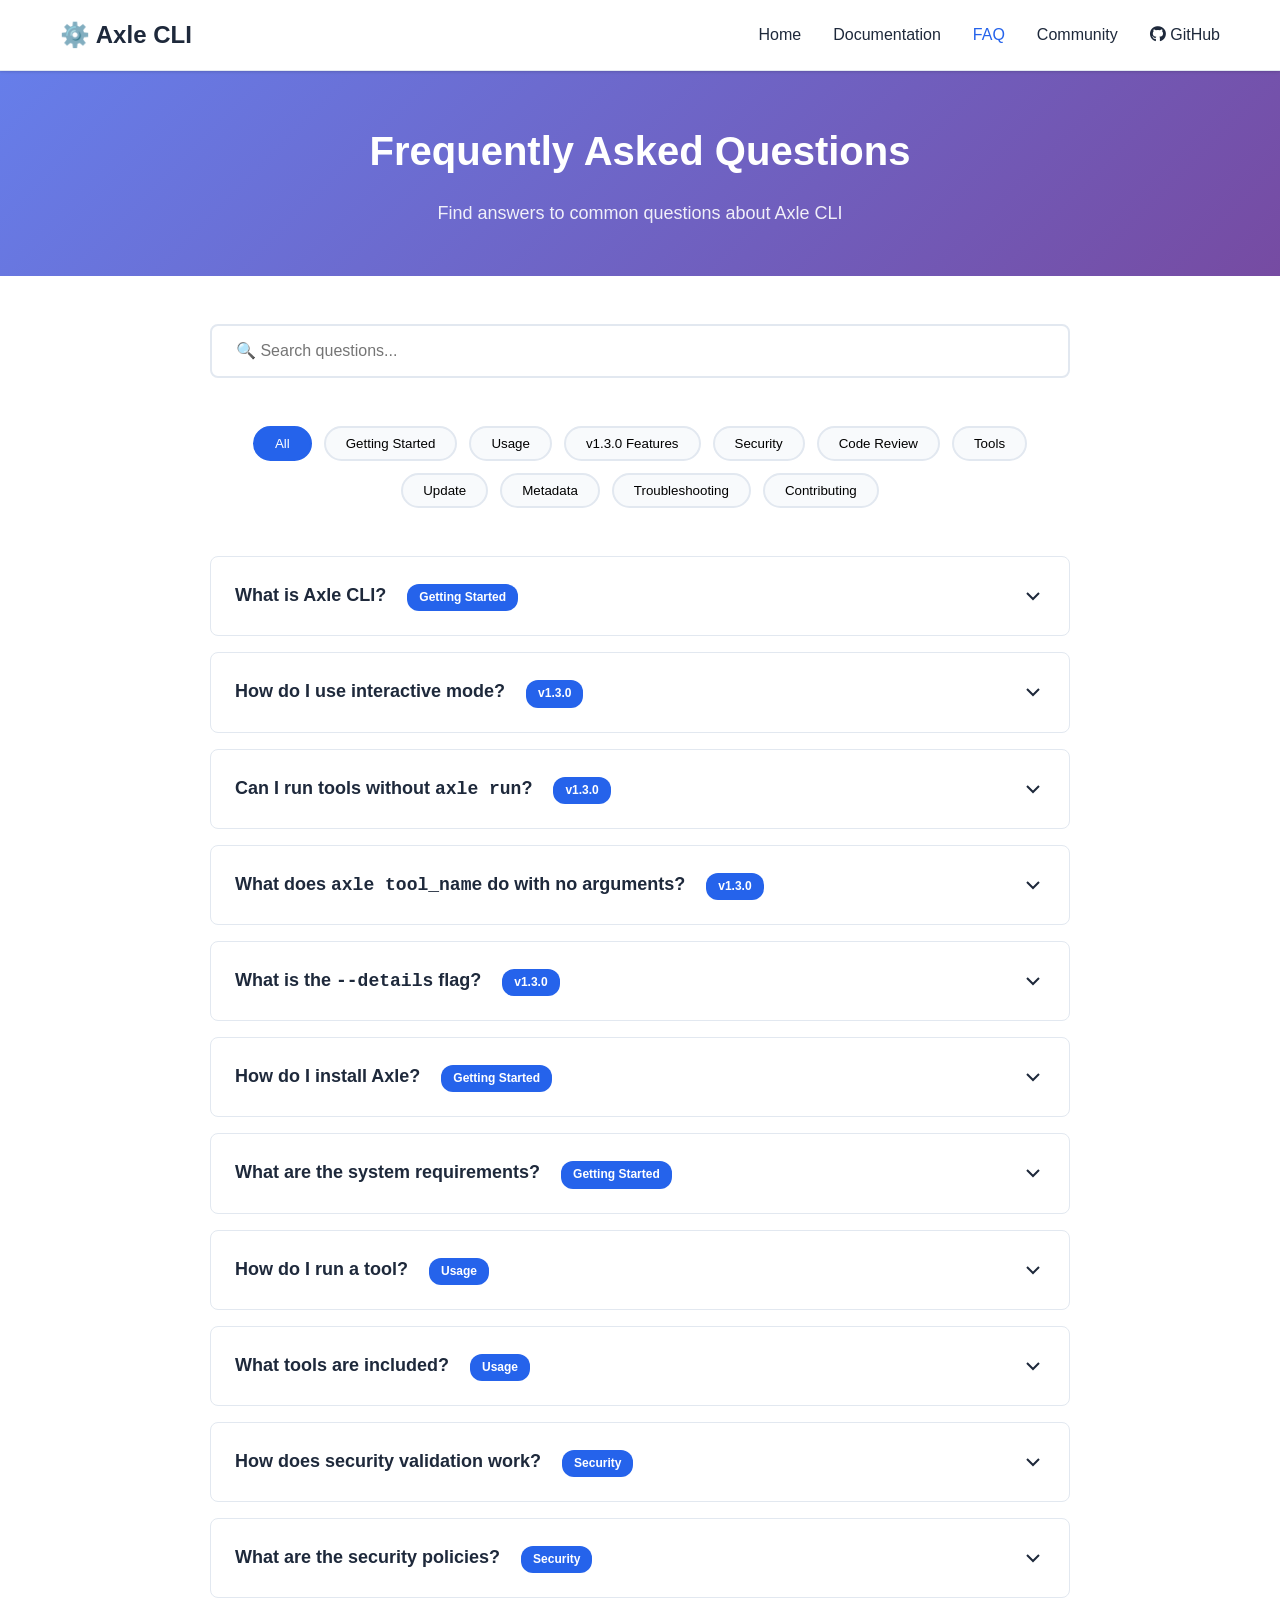
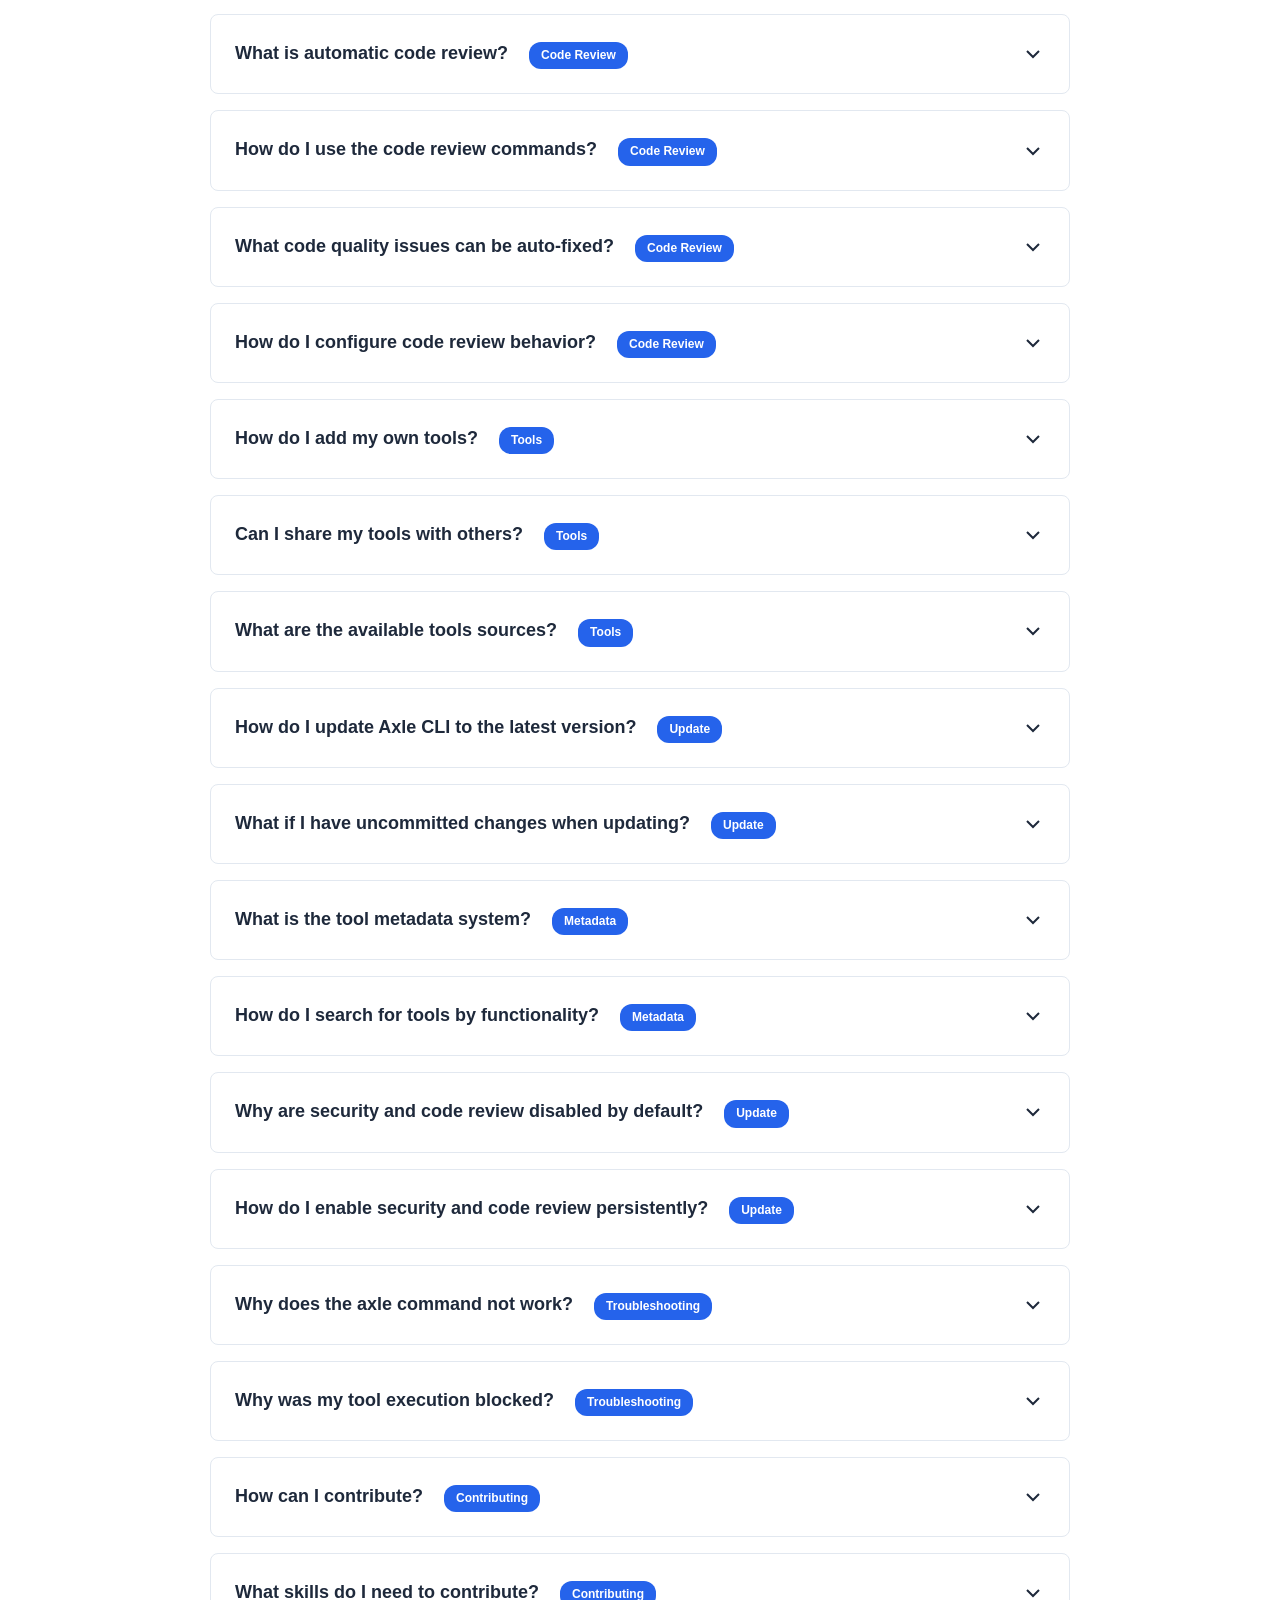
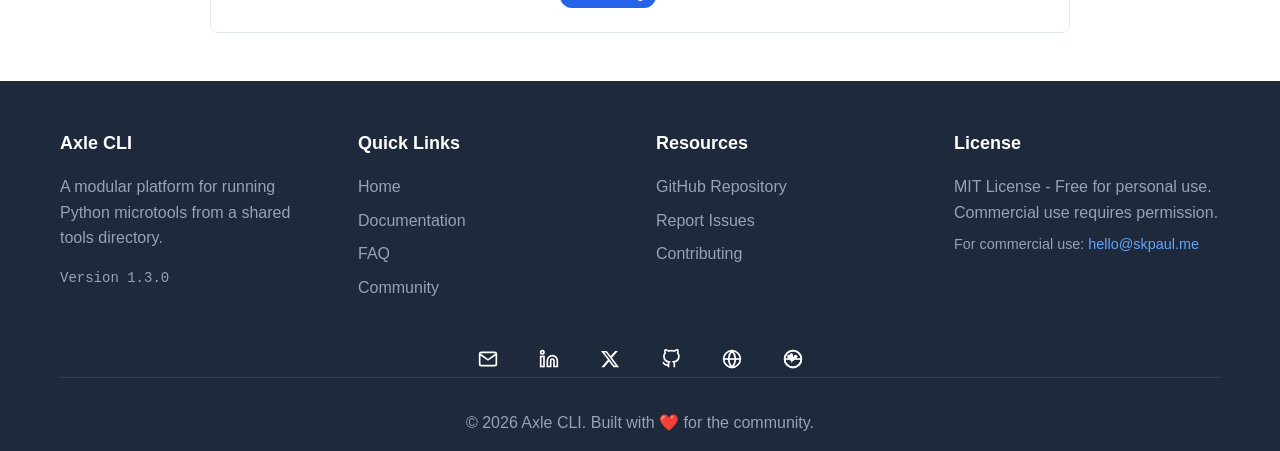
<file: website/faq.html>
<!DOCTYPE html>
<html lang="en">
<head>
    <meta charset="UTF-8">
    <meta name="viewport" content="width=device-width, initial-scale=1.0">
    <title>FAQ - Axle CLI v1.3.0</title>
    <meta name="description" content="Frequently asked questions about Axle CLI v1.3.0. Interactive mode, direct execution, per-tool examples, security, and more.">
    <!-- social meta tags -->
    <meta property="og:title" content="Axle CLI v1.3.0">
    <meta property="og:description" content="Axle is a modular CLI platform for running Python microtools. Interactive arrow-key menu, direct tool execution by name or number, per-tool examples, and intelligent discovery.">
    <meta property="og:image" content="img/axle-cli-banner.webp">
    <meta property="og:url" content="https://axle.sanjoypaul.com/">
    <meta name="twitter:card" content="summary_large_image">
    <meta name="twitter:title" content="Axle CLI v1.3.0">
    <meta name="twitter:description" content="Axle is a modular CLI platform for running Python microtools. Interactive arrow-key menu, direct tool execution by name or number, per-tool examples, and intelligent discovery.">
    <meta name="twitter:image" content="img/axle-cli-banner.webp">
    <meta name="twitter:url" content="https://axle.sanjoypaul.com/">
    
    <!-- Icon -->
    <link rel="icon" type="image/x-icon" href="img/axle-cli-icon.png">
    <link rel="stylesheet" href="css/style.css">
    <link rel="stylesheet" href="https://cdnjs.cloudflare.com/ajax/libs/font-awesome/6.4.0/css/all.min.css">
    <!-- Google tag (gtag.js) -->
    <script async src="https://www.googletagmanager.com/gtag/js?id=G-KFVHRHE60N"></script>
    <script>
      window.dataLayer = window.dataLayer || [];
      function gtag(){dataLayer.push(arguments);}
      gtag('js', new Date());

      gtag('config', 'G-KFVHRHE60N');
    </script>
    <style>
        .faq-hero {
            background: linear-gradient(135deg, #667eea 0%, #764ba2 100%);
            color: white;
            padding: 3rem 0;
            text-align: center;
        }

        .faq-hero h1 {
            font-size: 2.5rem;
            margin-bottom: 1rem;
        }

        .faq-hero p {
            font-size: 1.125rem;
            opacity: 0.9;
        }

        .faq-container {
            max-width: 900px;
            margin: 0 auto;
            padding: 3rem 20px;
        }

        .faq-search {
            margin-bottom: 3rem;
        }

        .faq-search input {
            width: 100%;
            padding: 1rem 1.5rem;
            font-size: 1rem;
            border: 2px solid var(--border-color);
            border-radius: 8px;
            transition: border-color 0.3s;
        }

        .faq-search input:focus {
            outline: none;
            border-color: var(--primary-color);
        }

        .faq-categories {
            display: flex;
            flex-wrap: wrap;
            gap: 0.75rem;
            margin-bottom: 3rem;
            justify-content: center;
        }

        .faq-category-btn {
            padding: 0.5rem 1.25rem;
            background-color: var(--bg-secondary);
            border: 2px solid var(--border-color);
            border-radius: 20px;
            cursor: pointer;
            transition: all 0.3s;
            font-weight: 500;
        }

        .faq-category-btn:hover {
            border-color: var(--primary-color);
            color: var(--primary-color);
        }

        .faq-category-btn.active {
            background-color: var(--primary-color);
            color: white;
            border-color: var(--primary-color);
        }

        .faq-list {
            display: flex;
            flex-direction: column;
            gap: 1rem;
        }

        .faq-item {
            background-color: var(--bg-color);
            border: 1px solid var(--border-color);
            border-radius: 8px;
            overflow: hidden;
            transition: box-shadow 0.3s;
        }

        .faq-item:hover {
            box-shadow: var(--shadow);
        }

        .faq-question {
            padding: 1.5rem;
            cursor: pointer;
            display: flex;
            justify-content: space-between;
            align-items: center;
            font-weight: 600;
            font-size: 1.125rem;
            user-select: none;
        }

        .faq-question:hover {
            background-color: var(--bg-secondary);
        }

        .faq-icon {
            width: 24px;
            height: 24px;
            transition: transform 0.3s;
            flex-shrink: 0;
        }

        .faq-icon.active {
            transform: rotate(180deg);
        }

        .faq-answer {
            max-height: 0;
            overflow: hidden;
            transition: max-height 0.3s ease-out;
            background-color: var(--bg-secondary);
        }

        .faq-answer.active {
            max-height: 2000px;
        }

        .faq-answer-content {
            padding: 1.5rem;
            border-top: 1px solid var(--border-color);
            color: var(--text-light);
            line-height: 1.8;
        }

        .faq-answer-content code {
            background-color: var(--bg-color);
            padding: 0.2rem 0.4rem;
            border-radius: 4px;
            font-family: 'Courier New', monospace;
            font-size: 0.9em;
            color: var(--primary-color);
        }

        .faq-answer-content pre {
            background-color: var(--bg-color);
            padding: 1rem;
            border-radius: 6px;
            overflow-x: auto;
            margin: 1rem 0;
        }

        .faq-answer-content pre code {
            background-color: transparent;
            color: var(--text-color);
        }

        .faq-answer-content ul,
        .faq-answer-content ol {
            margin-left: 2rem;
            margin-top: 1rem;
        }

        .faq-answer-content li {
            margin-bottom: 0.5rem;
        }

        .no-results {
            text-align: center;
            padding: 3rem;
            color: var(--text-light);
            display: none;
        }

        .no-results.show {
            display: block;
        }

        .category-badge {
            display: inline-block;
            padding: 0.25rem 0.75rem;
            background-color: var(--primary-color);
            color: white;
            border-radius: 12px;
            font-size: 0.75rem;
            font-weight: 600;
            margin-left: 1rem;
        }

        @media (max-width: 768px) {
            .faq-hero h1 {
                font-size: 2rem;
            }

            .faq-question {
                font-size: 1rem;
                padding: 1rem;
            }

            .faq-answer-content {
                padding: 1rem;
            }
        }
    </style>
</head>
<body>
    <!-- Navigation -->
    <nav class="navbar">
        <div class="container">
            <div class="nav-brand">
                <a href="index.html">⚙️ Axle CLI</a>
            </div>
            <button class="nav-toggle" id="navToggle" aria-label="Toggle navigation">
                <span></span>
                <span></span>
                <span></span>
            </button>
            <ul class="nav-menu" id="navMenu">
                <li><a href="index.html">Home</a></li>
                <li><a href="docs.html">Documentation</a></li>
                <li><a href="faq.html" class="active">FAQ</a></li>
                <li><a href="community.html">Community</a></li>
                <li><a href="https://github.com/skpaul82/axle-cli" target="_blank"><i class="fab fa-github"></i> GitHub</a></li>
            </ul>
        </div>
    </nav>

    <!-- FAQ Hero -->
    <section class="faq-hero">
        <div class="container">
            <h1>Frequently Asked Questions</h1>
            <p>Find answers to common questions about Axle CLI</p>
        </div>
    </section>

    <!-- FAQ Content -->
    <div class="faq-container">
        <!-- Search -->
        <div class="faq-search">
            <input
                type="text"
                id="faqSearchInput"
                placeholder="🔍 Search questions..."
                aria-label="Search FAQ"
            >
        </div>

        <!-- Category Filters -->
        <div class="faq-categories">
            <button class="faq-category-btn active" data-category="all">All</button>
            <button class="faq-category-btn" data-category="getting-started">Getting Started</button>
            <button class="faq-category-btn" data-category="usage">Usage</button>
            <button class="faq-category-btn" data-category="v130">v1.3.0 Features</button>
            <button class="faq-category-btn" data-category="security">Security</button>
            <button class="faq-category-btn" data-category="code-review">Code Review</button>
            <button class="faq-category-btn" data-category="tools">Tools</button>
            <button class="faq-category-btn" data-category="update">Update</button>
            <button class="faq-category-btn" data-category="metadata">Metadata</button>
            <button class="faq-category-btn" data-category="troubleshooting">Troubleshooting</button>
            <button class="faq-category-btn" data-category="contributing">Contributing</button>
        </div>

        <!-- FAQ Items -->
        <div class="faq-list" id="faqList">

            <!-- Getting Started -->
            <div class="faq-item" data-category="getting-started">
                <div class="faq-question" onclick="toggleFAQ(this)">
                    <span>What is Axle CLI?
                        <span class="category-badge">Getting Started</span>
                    </span>
                    <svg class="faq-icon" viewBox="0 0 24 24" fill="none" stroke="currentColor" stroke-width="2">
                        <polyline points="6 9 12 15 18 9"></polyline>
                    </svg>
                </div>
                <div class="faq-answer">
                    <div class="faq-answer-content">
                        <p>Axle is a modular CLI platform for running Python microtools from a shared tools directory. v1.3.0 provides:</p>
                        <ul>
                            <li>Interactive arrow-key menu — run <code>axle</code> with no args to pick a tool</li>
                            <li>Direct execution — <code>axle tool_name --flags</code> or <code>axle N --flags</code></li>
                            <li>Per-tool examples — <code>axle tool_name</code> shows that tool's own usage</li>
                            <li>Automatic tool discovery — drop any Python script in your tools directory</li>
                            <li>Optional security validation and code review</li>
                            <li>Built-in SEO and content tools</li>
                        </ul>
                        <p>Think of it as a platform where anyone can add tools without modifying core code.</p>
                    </div>
                </div>
            </div>

            <!-- v1.3.0 Features -->
            <div class="faq-item" data-category="v130">
                <div class="faq-question" onclick="toggleFAQ(this)">
                    <span>How do I use interactive mode?
                        <span class="category-badge">v1.3.0</span>
                    </span>
                    <svg class="faq-icon" viewBox="0 0 24 24" fill="none" stroke="currentColor" stroke-width="2">
                        <polyline points="6 9 12 15 18 9"></polyline>
                    </svg>
                </div>
                <div class="faq-answer">
                    <div class="faq-answer-content">
                        <p>Just run <code>axle</code> with no arguments in a terminal:</p>
                        <pre><code>axle</code></pre>
                        <p>An arrow-key scrollable tool picker appears. Navigate with:</p>
                        <ul>
                            <li><strong>↑ / k</strong> — move up</li>
                            <li><strong>↓ / j</strong> — move down</li>
                            <li><strong>Enter</strong> — select</li>
                            <li><strong>q / Esc / Ctrl+C</strong> — cancel</li>
                        </ul>
                        <p>After selecting, Axle prompts for arguments based on the tool type (flags for argparse tools, free text for contract tools, function name for multi-function scripts).</p>
                        <p><strong>Note:</strong> Requires a real terminal (TTY). Works on macOS and Linux. On Windows, falls back to standard help output.</p>
                    </div>
                </div>
            </div>

            <div class="faq-item" data-category="v130">
                <div class="faq-question" onclick="toggleFAQ(this)">
                    <span>Can I run tools without <code>axle run</code>?
                        <span class="category-badge">v1.3.0</span>
                    </span>
                    <svg class="faq-icon" viewBox="0 0 24 24" fill="none" stroke="currentColor" stroke-width="2">
                        <polyline points="6 9 12 15 18 9"></polyline>
                    </svg>
                </div>
                <div class="faq-answer">
                    <div class="faq-answer-content">
                        <p>Yes! In v1.3.0 you can run any tool directly by name or number:</p>
                        <pre><code># By tool name
axle competitor_analysis --urls https://rival.com --target-keyword "cloud hosting"
axle content_optimizer --file article.html --target-keyword "SaaS"

# By number
axle 4 --urls https://rival.com --target-keyword "cloud hosting"</code></pre>
                        <p>All flags are forwarded to the tool unchanged. The old <code>axle run</code> syntax still works too.</p>
                    </div>
                </div>
            </div>

            <div class="faq-item" data-category="v130">
                <div class="faq-question" onclick="toggleFAQ(this)">
                    <span>What does <code>axle tool_name</code> do with no arguments?
                        <span class="category-badge">v1.3.0</span>
                    </span>
                    <svg class="faq-icon" viewBox="0 0 24 24" fill="none" stroke="currentColor" stroke-width="2">
                        <polyline points="6 9 12 15 18 9"></polyline>
                    </svg>
                </div>
                <div class="faq-answer">
                    <div class="faq-answer-content">
                        <p>It shows the tool's own usage examples — automatically extracted from the tool's <code>Usage:</code> docstring block and converted to <code>axle</code> syntax:</p>
                        <pre><code>$ axle competitor_analysis

competitor_analysis — Analyze competitor websites for SEO insights

📌 Examples:
  axle competitor_analysis  --urls https://comp1.com --target-keyword "cloud hosting"
  axle competitor_analysis  --files comp1.html --target-keyword "crm software"

Run with --details for full options.</code></pre>
                        <p>This works the same way with the tool number: <code>axle 4</code></p>
                    </div>
                </div>
            </div>

            <div class="faq-item" data-category="v130">
                <div class="faq-question" onclick="toggleFAQ(this)">
                    <span>What is the <code>--details</code> flag?
                        <span class="category-badge">v1.3.0</span>
                    </span>
                    <svg class="faq-icon" viewBox="0 0 24 24" fill="none" stroke="currentColor" stroke-width="2">
                        <polyline points="6 9 12 15 18 9"></polyline>
                    </svg>
                </div>
                <div class="faq-answer">
                    <div class="faq-answer-content">
                        <p>Use <code>--details</code> (or <code>-d</code>) with <code>axle help</code> to see the full argparse help and function list for a tool:</p>
                        <pre><code># Default — name, summary, examples
axle help competitor_analysis

# Full details — all flags, types, defaults, functions
axle help competitor_analysis --details
axle help 4 --details</code></pre>
                        <p>This replaces the old <code>--verbose</code> flag on <code>axle help</code>.</p>
                    </div>
                </div>
            </div>

            <div class="faq-item" data-category="getting-started">
                <div class="faq-question" onclick="toggleFAQ(this)">
                    <span>How do I install Axle?
                        <span class="category-badge">Getting Started</span>
                    </span>
                    <svg class="faq-icon" viewBox="0 0 24 24" fill="none" stroke="currentColor" stroke-width="2">
                        <polyline points="6 9 12 15 18 9"></polyline>
                    </svg>
                </div>
                <div class="faq-answer">
                    <div class="faq-answer-content">
                        <p>The easiest way is to install directly from GitHub:</p>
                        <pre><code>pip install git+https://github.com/skpaul82/axle-cli.git</code></pre>
                        <p>For manual installation, see the <a href="docs.html#installation">documentation</a>.</p>
                    </div>
                </div>
            </div>

            <div class="faq-item" data-category="getting-started">
                <div class="faq-question" onclick="toggleFAQ(this)">
                    <span>What are the system requirements?
                        <span class="category-badge">Getting Started</span>
                    </span>
                    <svg class="faq-icon" viewBox="0 0 24 24" fill="none" stroke="currentColor" stroke-width="2">
                        <polyline points="6 9 12 15 18 9"></polyline>
                    </svg>
                </div>
                <div class="faq-answer">
                    <div class="faq-answer-content">
                        <ul>
                            <li><strong>Python:</strong> 3.10 or higher</li>
                            <li><strong>RAM:</strong> 8GB minimum (16GB recommended)</li>
                            <li><strong>Disk Space:</strong> 5-8GB free for ML models and dependencies</li>
                            <li><strong>Operating System:</strong> macOS, Linux, or Windows</li>
                        </ul>
                    </div>
                </div>
            </div>

            <!-- Usage -->
            <div class="faq-item" data-category="usage">
                <div class="faq-question" onclick="toggleFAQ(this)">
                    <span>How do I run a tool?
                        <span class="category-badge">Usage</span>
                    </span>
                    <svg class="faq-icon" viewBox="0 0 24 24" fill="none" stroke="currentColor" stroke-width="2">
                        <polyline points="6 9 12 15 18 9"></polyline>
                    </svg>
                </div>
                <div class="faq-answer">
                    <div class="faq-answer-content">
                        <p>Three ways to run a tool:</p>
                        <p><strong>1. Interactive mode (easiest)</strong> — pick with arrow keys:</p>
                        <pre><code>axle</code></pre>
                        <p><strong>2. Direct execution by name or number:</strong></p>
                        <pre><code># By name
axle competitor_analysis --urls https://rival.com --target-keyword "cloud hosting"
axle seo_keyword_checker "my keyword"

# By number
axle 4 --urls https://rival.com --target-keyword "cloud hosting"
axle 1 "my keyword"</code></pre>
                        <p><strong>3. Legacy syntax (still works):</strong></p>
                        <pre><code>axle run 1 "your prompt"
axle run seo_keyword_checker "your prompt"</code></pre>
                        <p>Not sure of the flags? Run the tool name alone to see its examples: <code>axle competitor_analysis</code></p>
                    </div>
                </div>
            </div>

            <div class="faq-item" data-category="usage">
                <div class="faq-question" onclick="toggleFAQ(this)">
                    <span>What tools are included?
                        <span class="category-badge">Usage</span>
                    </span>
                    <svg class="faq-icon" viewBox="0 0 24 24" fill="none" stroke="currentColor" stroke-width="2">
                        <polyline points="6 9 12 15 18 9"></polyline>
                    </svg>
                </div>
                <div class="faq-answer">
                    <div class="faq-answer-content">
                        <p>Axle comes with built-in SEO and content tools:</p>
                        <ul>
                            <li><strong>seo_keyword_checker:</strong> Analyze text for keyword density and optimization</li>
                            <li><strong>meta_tag_auditor:</strong> Analyze HTML/webpages for meta tag completeness</li>
                            <li><strong>competitor_analysis:</strong> Analyze competitor websites for SEO insights</li>
                            <li><strong>content_optimizer:</strong> Optimize existing content for target keywords</li>
                            <li><strong>content_brief_generator:</strong> Generate detailed SEO content briefs</li>
                            <li><strong>daily_life_hack_generator:</strong> Generate personalized productivity tips</li>
                        </ul>
                        <p>Run <code>axle list</code> to see all available tools with descriptions. You can also add your own!</p>
                    </div>
                </div>
            </div>

            <!-- Security -->
            <div class="faq-item" data-category="security">
                <div class="faq-question" onclick="toggleFAQ(this)">
                    <span>How does security validation work?
                        <span class="category-badge">Security</span>
                    </span>
                    <svg class="faq-icon" viewBox="0 0 24 24" fill="none" stroke="currentColor" stroke-width="2">
                        <polyline points="6 9 12 15 18 9"></polyline>
                    </svg>
                </div>
                <div class="faq-answer">
                    <div class="faq-answer-content">
                        <p>Before ANY tool executes, Axle scans it for:</p>
                        <ul>
                            <li>Dangerous patterns (eval, exec, compile, __import__)</li>
                            <li>Hardcoded secrets (API keys, passwords, tokens)</li>
                            <li>Unsafe imports (pickle, marshal)</li>
                            <li>Subprocess calls with shell=True</li>
                        </ul>
                        <p>If issues are found, execution is blocked based on your security policy.</p>
                    </div>
                </div>
            </div>

            <div class="faq-item" data-category="security">
                <div class="faq-question" onclick="toggleFAQ(this)">
                    <span>What are the security policies?
                        <span class="category-badge">Security</span>
                    </span>
                    <svg class="faq-icon" viewBox="0 0 24 24" fill="none" stroke="currentColor" stroke-width="2">
                        <polyline points="6 9 12 15 18 9"></polyline>
                    </svg>
                </div>
                <div class="faq-answer">
                    <div class="faq-answer-content">
                        <p>There are three security policies:</p>
                        <ul>
                            <li><strong>strict:</strong> Blocks ALL security findings (best for production)</li>
                            <li><strong>warn</strong> (default): Blocks only CRITICAL findings, warns on others</li>
                            <li><strong>permissive:</strong> Blocks only CRITICAL/HIGH findings (best for trusted tools)</li>
                        </ul>
                        <p>Set the policy with:</p>
                        <pre><code>export AXLE_SECURITY_POLICY=strict</code></pre>
                    </div>
                </div>
            </div>

            <!-- Code Review -->
            <div class="faq-item" data-category="code-review">
                <div class="faq-question" onclick="toggleFAQ(this)">
                    <span>What is automatic code review?
                        <span class="category-badge">Code Review</span>
                    </span>
                    <svg class="faq-icon" viewBox="0 0 24 24" fill="none" stroke="currentColor" stroke-width="2">
                        <polyline points="6 9 12 15 18 9"></polyline>
                    </svg>
                </div>
                <div class="faq-answer">
                    <div class="faq-answer-content">
                        <p>Automatic code review is a feature that helps you maintain high code quality by checking your tools for common issues before they reach CI/CD pipelines. It runs automatically during tool execution and can fix many issues for you.</p>
                        <p>The system checks for:</p>
                        <ul>
                            <li><strong>Formatting issues:</strong> Code style problems (auto-fixable)</li>
                            <li><strong>Import issues:</strong> Import statement ordering (auto-fixable)</li>
                            <li><strong>Linting issues:</strong> Code quality problems (selectively auto-fixable)</li>
                            <li><strong>Complexity issues:</strong> High code complexity (report only)</li>
                        </ul>
                        <p>Issues are categorized by severity: 🔴 CRITICAL, 🟠 HIGH, 🟡 MEDIUM, 🟢 LOW</p>
                    </div>
                </div>
            </div>

            <div class="faq-item" data-category="code-review">
                <div class="faq-question" onclick="toggleFAQ(this)">
                    <span>How do I use the code review commands?
                        <span class="category-badge">Code Review</span>
                    </span>
                    <svg class="faq-icon" viewBox="0 0 24 24" fill="none" stroke="currentColor" stroke-width="2">
                        <polyline points="6 9 12 15 18 9"></polyline>
                    </svg>
                </div>
                <div class="faq-answer">
                    <div class="faq-answer-content">
                        <p>Axle provides several code review commands:</p>
                        <pre><code># Review a specific tool
axle review my_tool

# Review all tools
axle review --all

# Review with automatic fixes
axle review my_tool --fix

# Preview changes without applying
axle review my_tool --fix --dry-run</code></pre>
                        <p>Code review also runs automatically during tool execution in "auto" mode (the default).</p>
                    </div>
                </div>
            </div>

            <div class="faq-item" data-category="code-review">
                <div class="faq-question" onclick="toggleFAQ(this)">
                    <span>What code quality issues can be auto-fixed?
                        <span class="category-badge">Code Review</span>
                    </span>
                    <svg class="faq-icon" viewBox="0 0 24 24" fill="none" stroke="currentColor" stroke-width="2">
                        <polyline points="6 9 12 15 18 9"></polyline>
                    </svg>
                </div>
                <div class="faq-answer">
                    <div class="faq-answer-content">
                        <p><strong>Auto-fixable issues:</strong></p>
                        <ul>
                            <li>✅ Black formatting (all code style issues)</li>
                            <li>✅ isort imports (import statement ordering)</li>
                            <li>✅ Unused imports and variables (safe to remove)</li>
                        </ul>
                        <p><strong>Manual fixes needed:</strong></p>
                        <ul>
                            <li>❌ Syntax errors and undefined names</li>
                            <li>❌ Line length issues (may require code restructuring)</li>
                            <li>❌ High complexity (requires refactoring)</li>
                        </ul>
                        <p>The system includes safety features like backup creation and validation to ensure fixes don't break your code.</p>
                    </div>
                </div>
            </div>

            <div class="faq-item" data-category="code-review">
                <div class="faq-question" onclick="toggleFAQ(this)">
                    <span>How do I configure code review behavior?
                        <span class="category-badge">Code Review</span>
                    </span>
                    <svg class="faq-icon" viewBox="0 0 24 24" fill="none" stroke="currentColor" stroke-width="2">
                        <polyline points="6 9 12 15 18 9"></polyline>
                    </svg>
                </div>
                <div class="faq-answer">
                    <div class="faq-answer-content">
                        <p>You can configure code review behavior using environment variables:</p>
                        <pre><code># When to run code review: always, auto (default), or never
export AXLE_CODE_REVIEW=auto

# Automatically fix issues without asking
export AXLE_AUTO_FIX=false

# Enable detailed output
export AXLE_CODE_REVIEW_VERBOSE=false</code></pre>
                        <p><strong>Recommended settings:</strong></p>
                        <ul>
                            <li><strong>New users:</strong> <code>AXLE_AUTO_FIX=true</code> for seamless experience</li>
                            <li><strong>Development:</strong> <code>AXLE_CODE_REVIEW=auto</code> to review changed files</li>
                            <li><strong>CI/CD:</strong> <code>AXLE_CODE_REVIEW=always</code> to fail on any issues</li>
                        </ul>
                    </div>
                </div>
            </div>

            <!-- Tools -->
            <div class="faq-item" data-category="tools">
                <div class="faq-question" onclick="toggleFAQ(this)">
                    <span>How do I add my own tools?
                        <span class="category-badge">Tools</span>
                    </span>
                    <svg class="faq-icon" viewBox="0 0 24 24" fill="none" stroke="currentColor" stroke-width="2">
                        <polyline points="6 9 12 15 18 9"></polyline>
                    </svg>
                </div>
                <div class="faq-answer">
                    <div class="faq-answer-content">
                        <p>Drop any Python script in your tools directory — no contract required! Three supported formats:</p>
                        <ol>
                            <li>Find your tools directory: <code>axle path</code></li>
                            <li>Create a Python file (e.g., <code>04_my_tool.py</code>)</li>
                            <li>Use any of these formats:</li>
                        </ol>
                        <p><strong>Argparse tool</strong> (recommended — flags pass straight through):</p>
                        <pre><code>import argparse
def main(args=None):
    parser = argparse.ArgumentParser()
    parser.add_argument("--input", required=True)
    parsed = parser.parse_args(args)
    print(parsed.input)</code></pre>
                        <p><strong>Contract tool</strong> (simple text prompt):</p>
                        <pre><code>def get_description() -> str:
    return "Brief description"
def main(prompt: str) -> None:
    print(f"Processing: {prompt}")</code></pre>
                        <p>Run it: <code>axle my_tool</code> (see examples) or <code>axle my_tool --flags</code> (run it). No core code changes needed.</p>
                    </div>
                </div>
            </div>

            <div class="faq-item" data-category="tools">
                <div class="faq-question" onclick="toggleFAQ(this)">
                    <span>Can I share my tools with others?
                        <span class="category-badge">Tools</span>
                    </span>
                    <svg class="faq-icon" viewBox="0 0 24 24" fill="none" stroke="currentColor" stroke-width="2">
                        <polyline points="6 9 12 15 18 9"></polyline>
                    </svg>
                </div>
                <div class="faq-answer">
                    <div class="faq-answer-content">
                        <p>Absolutely! Simply share your Python file and others can drop it into their tools directory. We also welcome contributions to the main repository. Check out our <a href="community.html">community page</a> for details on contributing.</p>
                    </div>
                </div>
            </div>

            <div class="faq-item" data-category="tools">
                <div class="faq-question" onclick="toggleFAQ(this)">
                    <span>What are the available tools sources?
                        <span class="category-badge">Tools</span>
                    </span>
                    <svg class="faq-icon" viewBox="0 0 24 24" fill="none" stroke="currentColor" stroke-width="2">
                        <polyline points="6 9 12 15 18 9"></polyline>
                    </svg>
                </div>
                <div class="faq-answer">
                    <div class="faq-answer-content">
                        <p>Here are a few tools source:</p>
                        <ul>
                            <li><strong>Agentic AIO:</strong> A collection of tools developed by Agentic AIO, Here is the <a href="https://www.facebook.com/groups/agenticaio/" target="_blank">Facebook Group</a>.</li>
                            <li><strong>Community Tools:</strong> Tools shared by the community on our Facebook Group and GitHub</li>
                            <li><strong>Custom Tools:</strong> Your own tools that you create for your specific needs</li>
                        </ul>
                        <p>You can mix and match tools from different sources seamlessly.</p>
                    </div>
                </div>
            </div>

            <!-- Update -->
            <div class="faq-item" data-category="update">
                <div class="faq-question" onclick="toggleFAQ(this)">
                    <span>How do I update Axle CLI to the latest version?
                        <span class="category-badge">Update</span>
                    </span>
                    <svg class="faq-icon" viewBox="0 0 24 24" fill="none" stroke="currentColor" stroke-width="2">
                        <polyline points="6 9 12 15 18 9"></polyline>
                    </svg>
                </div>
                <div class="faq-answer">
                    <div class="faq-answer-content">
                        <p>Use the built-in update command:</p>
                        <pre><code># Update to latest version
axle update

# Check for updates without installing
axle update --check</code></pre>
                        <p>The update command will:</p>
                        <ol>
                            <li>Fetch latest changes from GitHub</li>
                            <li>Pull updates from origin/main branch</li>
                            <li>Update dependencies from requirements.txt</li>
                            <li>Reinstall the package (pip install -e .)</li>
                            <li>Show the new version number</li>
                        </ol>
                        <p><strong>Safety features:</strong></p>
                        <ul>
                            <li>✅ Detects uncommitted changes and stops</li>
                            <li>✅ Shows exactly what will be updated</li>
                            <li>✅ Provides instructions to stash/commit changes</li>
                        </ul>
                    </div>
                </div>
            </div>

            <div class="faq-item" data-category="update">
                <div class="faq-question" onclick="toggleFAQ(this)">
                    <span>What if I have uncommitted changes when updating?
                        <span class="category-badge">Update</span>
                    </span>
                    <svg class="faq-icon" viewBox="0 0 24 24" fill="none" stroke="currentColor" stroke-width="2">
                        <polyline points="6 9 12 15 18 9"></polyline>
                    </svg>
                </div>
                <div class="faq-answer">
                    <div class="faq-answer-content">
                        <p>The update command includes safety checks and will stop if you have uncommitted changes:</p>
                        <pre><code>⚠️  You have uncommitted changes:
 M CLAUDE.md
 M README.md
 M axle/axle.py

💡 Please commit or stash your changes before updating.
   git stash
   axle update
   git stash pop</code></pre>
                        <p>This prevents accidental data loss. You can either:</p>
                        <ol>
                            <li><strong>Commit your changes</strong> - Recommended if you want to keep them</li>
                            <li><strong>Stash your changes</strong> - Temporarily save changes, update, then restore</li>
                            <li><strong>Discard changes</strong> - If you don't need them anymore</li>
                        </ol>
                    </div>
                </div>
            </div>

            <!-- Metadata -->
            <div class="faq-item" data-category="metadata">
                <div class="faq-question" onclick="toggleFAQ(this)">
                    <span>What is the tool metadata system?
                        <span class="category-badge">Metadata</span>
                    </span>
                    <svg class="faq-icon" viewBox="0 0 24 24" fill="none" stroke="currentColor" stroke-width="2">
                        <polyline points="6 9 12 15 18 9"></polyline>
                    </svg>
                </div>
                <div class="faq-answer">
                    <div class="faq-answer-content">
                        <p>The tool metadata system helps you discover and explore tools without reading source code. It extracts and caches information about:</p>
                        <ul>
                            <li>📝 Function names and signatures</li>
                            <li>🔧 Parameters with type annotations</li>
                            <li>🏗️ Class definitions and methods</li>
                            <li>📦 Import statements and dependencies</li>
                            <li>📄 Docstrings and documentation</li>
                            <li>✅ Tool contract compliance (get_description, main)</li>
                        </ul>
                        <p><strong>Common commands:</strong></p>
                        <pre><code>axle metadata scan      # Build metadata cache
axle metadata list      # List all tools
axle metadata show <tool> # Show tool details
axle metadata search <query> # Search tools</code></pre>
                    </div>
                </div>
            </div>

            <div class="faq-item" data-category="metadata">
                <div class="faq-question" onclick="toggleFAQ(this)">
                    <span>How do I search for tools by functionality?
                        <span class="category-badge">Metadata</span>
                    </span>
                    <svg class="faq-icon" viewBox="0 0 24 24" fill="none" stroke="currentColor" stroke-width="2">
                        <polyline points="6 9 12 15 18 9"></polyline>
                    </svg>
                </div>
                <div class="faq-answer">
                    <div class="faq-answer-content">
                        <p>Use the metadata search command to find tools by name, function, or description:</p>
                        <pre><code># Search by keyword
axle metadata search keyword

# Search by function name
axle metadata search extract

# Search by description
axle metadata search "meta tag"</code></pre>
                        <p>The search matches against:</p>
                        <ul>
                            <li>Tool names</li>
                            <li>Function names</li>
                            <li>Descriptions and docstrings</li>
                            <li>Class names</li>
                        </ul>
                        <p><strong>Example output:</strong></p>
                        <pre><code>🔍 Search Results for 'keyword':
📋 01_seo_keyword_checker
   Analyze text for SEO keyword density...
   Matching functions: extract_keywords</code></pre>
                    </div>
                </div>
            </div>

            <!-- Configuration -->
            <div class="faq-item" data-category="update">
                <div class="faq-question" onclick="toggleFAQ(this)">
                    <span>Why are security and code review disabled by default?
                        <span class="category-badge">Update</span>
                    </span>
                    <svg class="faq-icon" viewBox="0 0 24 24" fill="none" stroke="currentColor" stroke-width="2">
                        <polyline points="6 9 12 15 18 9"></polyline>
                    </svg>
                </div>
                <div class="faq-answer">
                    <div class="faq-answer-content">
                        <p>Since v1.2.0, security validation and code review are <strong>disabled by default</strong> for better performance:</p>
                        <ul>
                            <li>⚡ <strong>66% faster</strong> tool execution (~150ms → ~50ms)</li>
                            <li>🎯 Better experience for trusted tools</li>
                            <li>🔧 User choice - enable when needed</li>
                        </ul>
                        <p><strong>To enable them:</strong></p>
                        <pre><code># Per-run (one time)
axle run 1 "prompt" --security --code-review

# Persistent (all runs)
axle security --enable
axle review --enable</code></pre>
                        <p><strong>Configuration storage:</strong> Settings are stored in <code>~/.axle/config.json</code> for persistent configuration across sessions.</p>
                    </div>
                </div>
            </div>

            <div class="faq-item" data-category="update">
                <div class="faq-question" onclick="toggleFAQ(this)">
                    <span>How do I enable security and code review persistently?
                        <span class="category-badge">Update</span>
                    </span>
                    <svg class="faq-icon" viewBox="0 0 24 24" fill="none" stroke="currentColor" stroke-width="2">
                        <polyline points="6 9 12 15 18 9"></polyline>
                    </svg>
                </div>
                <div class="faq-answer">
                    <div class="faq-answer-content">
                        <p>Use the enable commands to persistently activate security and code review:</p>
                        <pre><code># Enable security validation by default
axle security --enable

# Enable code review by default
axle review --enable

# Check current configuration
axle security --show
axle review --show</code></pre>
                        <p><strong>Configuration file:</strong></p>
                        <pre><code># View config file
cat ~/.axle/config.json

# Example output:
{
  "security": "enabled",
  "code_review": "enabled"
}</code></pre>
                        <p>To disable, use the disable commands: <code>axle security --disable</code> or <code>axle review --disable</code>.</p>
                    </div>
                </div>
            </div>

            <!-- Troubleshooting -->
            <div class="faq-item" data-category="troubleshooting">
                <div class="faq-question" onclick="toggleFAQ(this)">
                    <span>Why does the axle command not work?
                        <span class="category-badge">Troubleshooting</span>
                    </span>
                    <svg class="faq-icon" viewBox="0 0 24 24" fill="none" stroke="currentColor" stroke-width="2">
                        <polyline points="6 9 12 15 18 9"></polyline>
                    </svg>
                </div>
                <div class="faq-answer">
                    <div class="faq-answer-content">
                        <p>Try these solutions:</p>
                        <ol>
                            <li>Verify installation: <code>pip show axle-cli</code></li>
                            <li>Try with Python: <code>python -m axle.axle list</code></li>
                            <li>Reinstall: <code>pip install -e .</code></li>
                            <li>Check your PATH includes pip scripts directory</li>
                        </ol>
                    </div>
                </div>
            </div>

            <div class="faq-item" data-category="troubleshooting">
                <div class="faq-question" onclick="toggleFAQ(this)">
                    <span>Why was my tool execution blocked?
                        <span class="category-badge">Troubleshooting</span>
                    </span>
                    <svg class="faq-icon" viewBox="0 0 24 24" fill="none" stroke="currentColor" stroke-width="2">
                        <polyline points="6 9 12 15 18 9"></polyline>
                    </svg>
                </div>
                <div class="faq-answer">
                    <div class="faq-answer-content">
                        <p>Your tool was blocked by the security policy. You'll see a message explaining why. Options:</p>
                        <ul>
                            <li>Fix the security issue in your tool</li>
                            <li>Use a more permissive policy: <code>export AXLE_SECURITY_POLICY=permissive</code></li>
                            <li>Override for one command: <code>AXLE_SECURITY_POLICY=permissive axle run tool</code></li>
                        </ul>
                    </div>
                </div>
            </div>

            <!-- Contributing -->
            <div class="faq-item" data-category="contributing">
                <div class="faq-question" onclick="toggleFAQ(this)">
                    <span>How can I contribute?
                        <span class="category-badge">Contributing</span>
                    </span>
                    <svg class="faq-icon" viewBox="0 0 24 24" fill="none" stroke="currentColor" stroke-width="2">
                        <polyline points="6 9 12 15 18 9"></polyline>
                    </svg>
                </div>
                <div class="faq-answer">
                    <div class="faq-answer-content">
                        <p>We welcome contributions! Here's how:</p>
                        <ul>
                            <li><strong>Report bugs:</strong> Open an issue on GitHub</li>
                            <li><strong>Suggest features:</strong> Start a discussion or issue</li>
                            <li><strong>Add tools:</strong> Create a pull request with your tool</li>
                            <li><strong>Improve docs:</strong> Submit documentation updates</li>
                            <li><strong>Fix bugs:</strong> Submit a pull request</li>
                        </ul>
                        <p>See the <a href="https://github.com/skpaul82/axle-cli/blob/main/docs/contributing.md">contributing guide</a> for details.</p>
                    </div>
                </div>
            </div>

            <div class="faq-item" data-category="contributing">
                <div class="faq-question" onclick="toggleFAQ(this)">
                    <span>What skills do I need to contribute?
                        <span class="category-badge">Contributing</span>
                    </span>
                    <svg class="faq-icon" viewBox="0 0 24 24" fill="none" stroke="currentColor" stroke-width="2">
                        <polyline points="6 9 12 15 18 9"></polyline>
                    </svg>
                </div>
                <div class="faq-answer">
                    <div class="faq-answer-content">
                        <p>Depending on how you want to contribute:</p>
                        <ul>
                            <li><strong>Adding tools:</strong> Basic Python knowledge</li>
                            <li><strong>Fixing bugs:</strong> Python development skills</li>
                            <li><strong>Documentation:</strong> Good writing skills</li>
                            <li><strong>Testing:</strong> Attention to detail</li>
                        </ul>
                        <p>Everyone can contribute! Even reporting bugs helps immensely.</p>
                    </div>
                </div>
            </div>

        </div>

        <!-- No Results Message -->
        <div class="no-results" id="noResults">
            <h3>No questions found</h3>
            <p>Try different search terms or select a different category.</p>
        </div>
    </div>

    <!-- Footer -->
    <footer class="footer">
        <div class="container">
            <div class="footer-content">
                <div class="footer-section">
                    <h4>Axle CLI</h4>
                    <p>A modular platform for running Python microtools from a shared tools directory.</p>
                    <p class="version">Version 1.3.0</p>
                </div>
                <div class="footer-section">
                    <h4>Quick Links</h4>
                    <ul>
                        <li><a href="index.html">Home</a></li>
                        <li><a href="docs.html">Documentation</a></li>
                        <li><a href="faq.html">FAQ</a></li>
                        <li><a href="community.html">Community</a></li>
                    </ul>
                </div>
                <div class="footer-section">
                    <h4>Resources</h4>
                    <ul>
                        <li><a href="https://github.com/skpaul82/axle-cli">GitHub Repository</a></li>
                        <li><a href="https://github.com/skpaul82/axle-cli/issues">Report Issues</a></li>
                        <li><a href="https://github.com/skpaul82/axle-cli/blob/main/docs/contributing.md">Contributing</a></li>
                    </ul>
                </div>
                <div class="footer-section">
                    <h4>License</h4>
                    <p>MIT License - Free for personal use. Commercial use requires permission.</p>
                    <p style="margin-top: 0.5rem; font-size: 0.9rem;">For commercial use: <a href="mailto:hello@skpaul.me" style="color: #60a5fa;">hello@skpaul.me</a></p>
                </div>
            </div>
            
            <div class="social-links">
                <a href="mailto:hello@skpaul.me" class="social-link" target="_blank" aria-label="Email" title="Email">
                    <svg viewBox="0 0 24 24" fill="none" stroke="currentColor" stroke-width="2">
                        <path d="M4 4h16c1.1 0 2 .9 2 2v12c0 1.1-.9 2-2 2H4c-1.1 0-2-.9-2-2V6c0-1.1.9-2 2-2z"/>
                        <polyline points="22,6 12,13 2,6"/>
                    </svg>
                </a>
                <a href="https://www.linkedin.com/in/skpaul82" class="social-link" target="_blank" aria-label="LinkedIn" title="LinkedIn">
                    <svg viewBox="0 0 24 24" fill="none" stroke="currentColor" stroke-width="2">
                        <path d="M16 8a6 6 0 0 1 6 6v7h-4v-7a2 2 0 0 0-2-2 2 2 0 0 0-2 2v7h-4v-7a6 6 0 0 1 6-6z"/>
                        <rect x="2" y="9" width="4" height="12"/>
                        <circle cx="4" cy="4" r="2"/>
                    </svg>
                </a>
                <a href="https://x.com/_skpaul82" class="social-link" target="_blank" aria-label="X" title="X (Twitter)">
                    <svg viewBox="0 0 24 24" fill="currentColor" stroke="none">
                        <path d="M18.244 2.25h3.308l-7.227 8.26 8.502 11.24H16.17l-5.214-6.817L4.99 21.75H1.68l7.73-8.835L1.254 2.25H8.08l4.713 6.231zm-1.161 17.52h1.833L7.084 4.126H5.117z"/>
                    </svg>
                </a>
                <a href="https://github.com/skpaul82" class="social-link" target="_blank" aria-label="GitHub" title="GitHub">
                    <svg viewBox="0 0 24 24" fill="none" stroke="currentColor" stroke-width="2">
                        <path d="M9 19c-5 1.5-5-2.5-7-3m14 6v-3.87a3.37 3.37 0 0 0-.94-2.61c3.14-.35 6.44-1.54 6.44-7A5.44 5.44 0 0 0 20 4.77 5.07 5.07 0 0 0 19.91 1S18.73.65 16 2.48a13.38 13.38 0 0 0-7 0C6.27.65 5.09 1 5.09 1A5.07 5.07 0 0 0 5 4.77a5.44 5.44 0 0 0-1.5 3.78c0 5.42 3.3 6.61 6.44 7A3.37 3.37 0 0 0 9 18.13V22"/>
                    </svg>
                </a>
                <a href="https://skpaul.me" class="social-link" target="_blank" aria-label="Website" title="Blog">
                    <svg viewBox="0 0 24 24" fill="none" stroke="currentColor" stroke-width="2">
                        <circle cx="12" cy="12" r="10"/>
                        <line x1="2" y1="12" x2="22" y2="12"/>
                        <path d="M12 2a15.3 15.3 0 0 1 4 10 15.3 15.3 0 0 1-4 10 15.3 15.3 0 0 1-4-10 15.3 15.3 0 0 1 4-10z"/>
                    </svg>
                </a>
                <a href="https://youtube.com/skpaul82" class="social-link" target="_blank" aria-label="YouTube" title="YouTube">
                    <svg viewBox="0 0 24 24" fill="none" stroke="currentColor" stroke-width="2">
                        <circle cx="12" cy="12" r="10"/>
                        <line x1="2" y1="12" x2="22" y2="12"/>
                        <path d="M12 2C6.477 2 2 6.477 2 12s4.477 10 10 10 10-4.477 10-10S17.523 2 12 2zm3.707 7.707a1 1 0 0 0-1.414-1.414L11 13.586V7a1 1 0 1 0-2 0v6.586L7.707 8.293a1 1 0 0 0-1.414 1.414l4 4a1 1 0 0 0 .707.293h.001a1 1 0 0 0 .707-.293l4-4z"/>
                    </svg>
                </a>
            </div>

            <div class="footer-bottom">
                <p>&copy; 2026 Axle CLI. Built with ❤️ for the community.</p>
            </div>
        </div>
    </footer>

    <script src="js/main.js"></script>
    <script>
        // FAQ Search Functionality
        const searchInput = document.getElementById('faqSearchInput');
        const faqItems = document.querySelectorAll('.faq-item');
        const noResults = document.getElementById('noResults');

        searchInput.addEventListener('input', function() {
            const query = this.value.toLowerCase();
            let visibleCount = 0;

            faqItems.forEach(item => {
                const question = item.querySelector('.faq-question').textContent.toLowerCase();
                const answer = item.querySelector('.faq-answer').textContent.toLowerCase();
                const category = item.dataset.category.toLowerCase();

                const matches = question.includes(query) ||
                               answer.includes(query) ||
                               category.includes(query);

                if (matches || query === '') {
                    item.style.display = '';
                    visibleCount++;
                } else {
                    item.style.display = 'none';
                }
            });

            noResults.classList.toggle('show', visibleCount === 0 && query !== '');
        });

        // Category Filter
        const categoryBtns = document.querySelectorAll('.faq-category-btn');

        categoryBtns.forEach(btn => {
            btn.addEventListener('click', function() {
                const category = this.dataset.category;
                let visibleCount = 0;

                // Update active state
                categoryBtns.forEach(b => b.classList.remove('active'));
                this.classList.add('active');

                // Filter items
                faqItems.forEach(item => {
                    if (category === 'all' || item.dataset.category === category) {
                        item.style.display = '';
                        visibleCount++;
                    } else {
                        item.style.display = 'none';
                    }
                });

                noResults.classList.toggle('show', visibleCount === 0);

                // Clear search when filtering by category
                searchInput.value = '';
            });
        });
    </script>
</body>
</html>
</file>
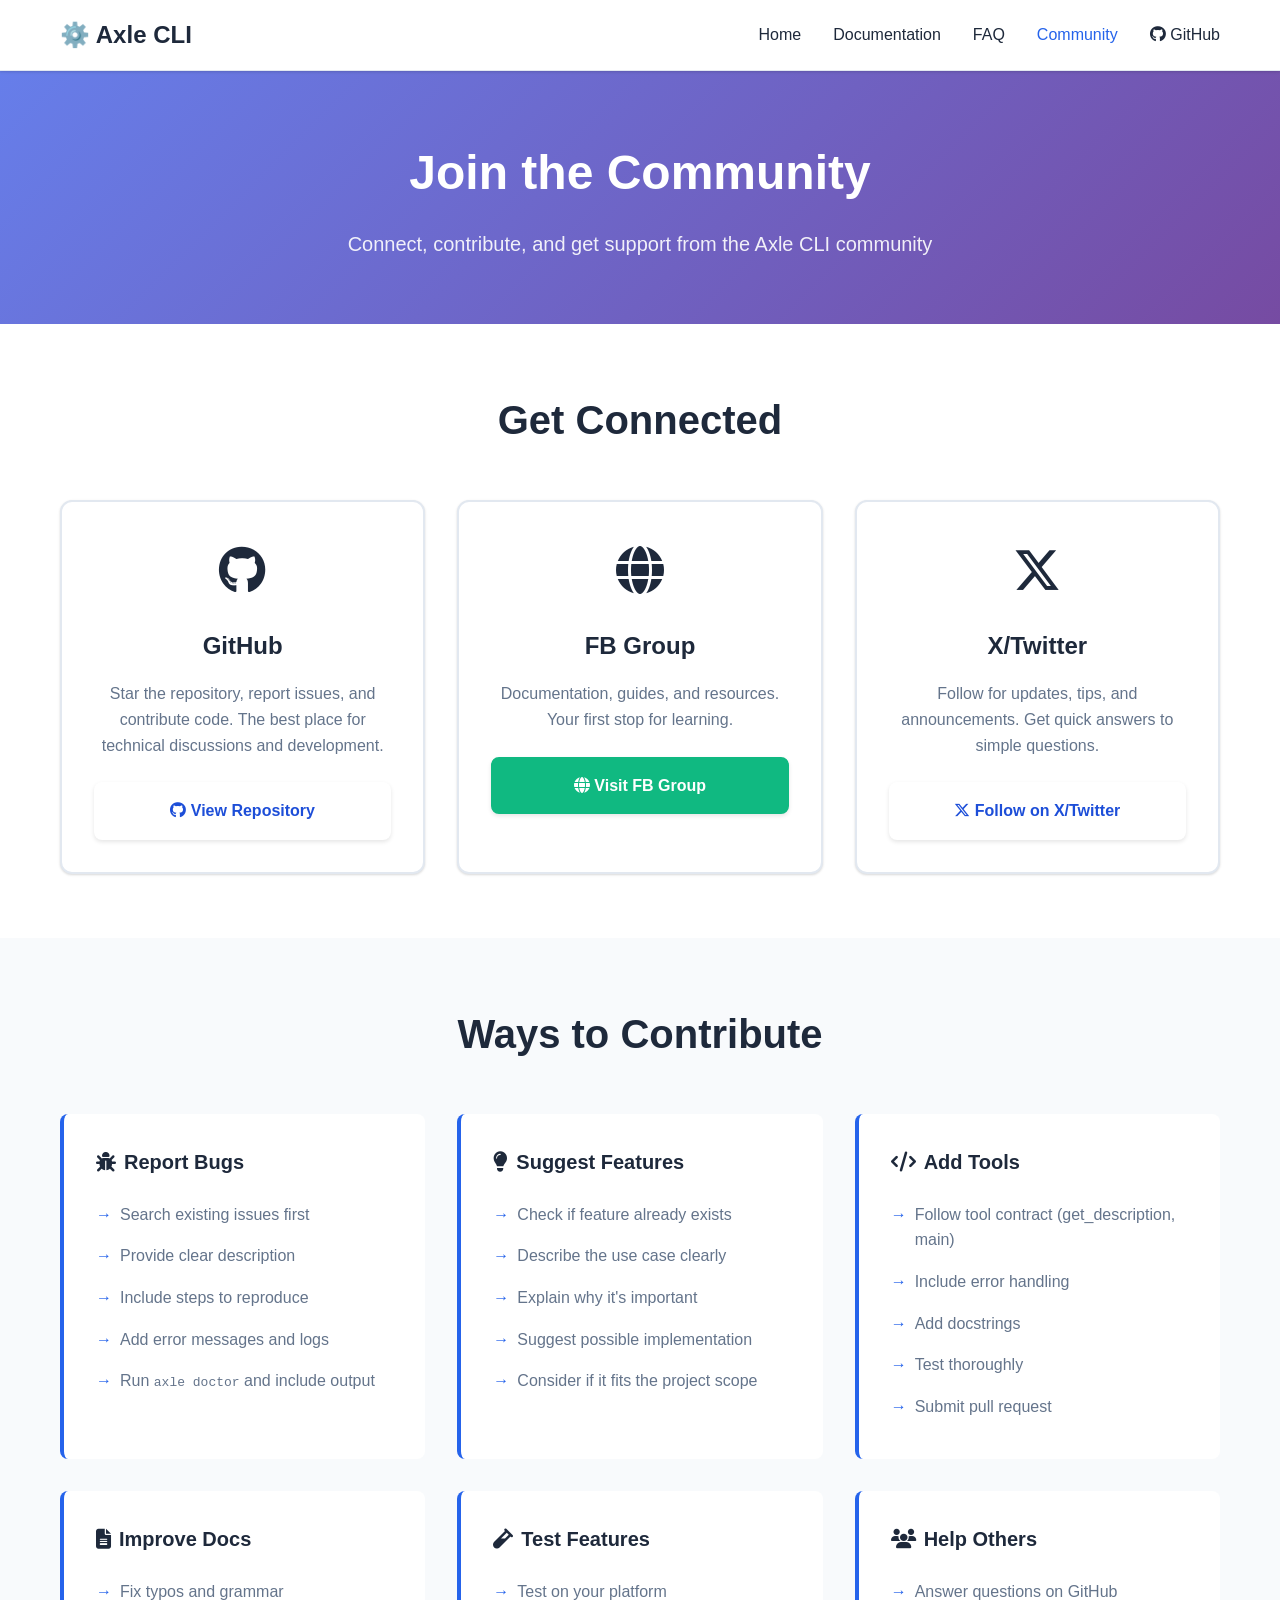
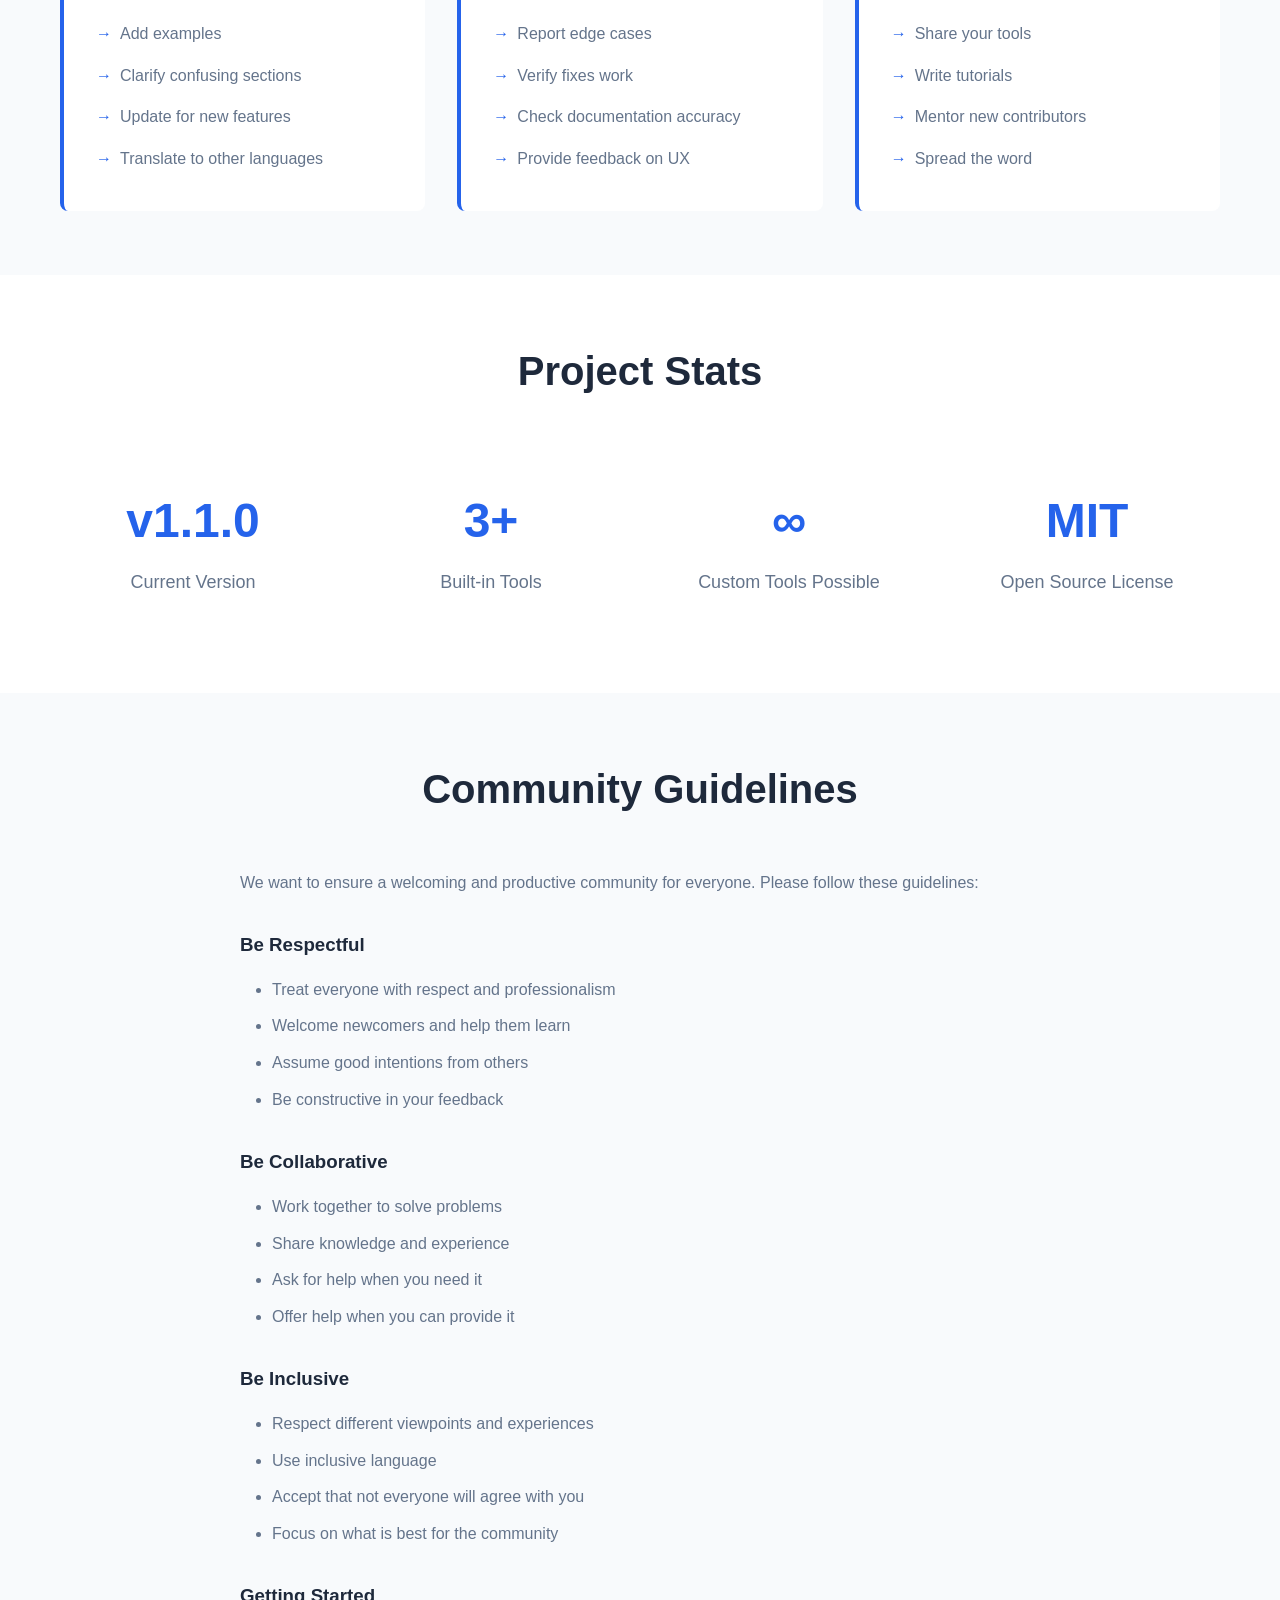
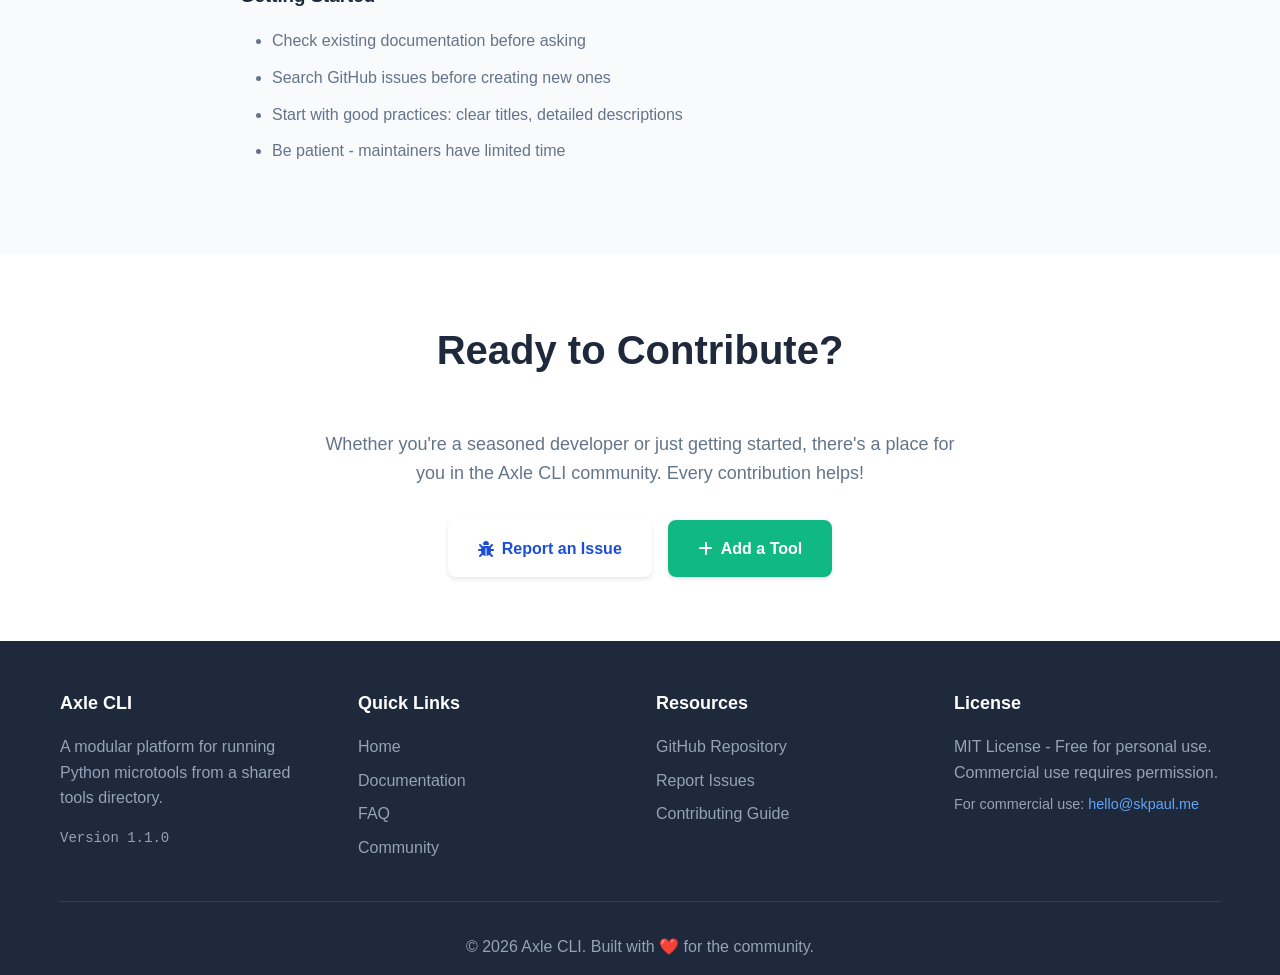
<file: website/pages/community.html>
<!DOCTYPE html>
<html lang="en">
<head>
    <meta charset="UTF-8">
    <meta name="viewport" content="width=device-width, initial-scale=1.0">
    <title>Community - Axle CLI</title>
    <meta name="description" content="Join the Axle CLI community. Contribute, get support, and connect with other users.">
    <link rel="stylesheet" href="../css/style.css">
    <link rel="stylesheet" href="https://cdnjs.cloudflare.com/ajax/libs/font-awesome/6.4.0/css/all.min.css">
    <!-- Google tag (gtag.js) -->
    <script async src="https://www.googletagmanager.com/gtag/js?id=G-KFVHRHE60N"></script>
    <script>
      window.dataLayer = window.dataLayer || [];
      function gtag(){dataLayer.push(arguments);}
      gtag('js', new Date());

      gtag('config', 'G-KFVHRHE60N');
    </script>
    <style>
        .community-hero {
            background: linear-gradient(135deg, #667eea 0%, #764ba2 100%);
            color: white;
            padding: 4rem 0;
            text-align: center;
        }

        .community-hero h1 {
            font-size: 3rem;
            margin-bottom: 1rem;
        }

        .community-hero p {
            font-size: 1.25rem;
            opacity: 0.9;
            max-width: 600px;
            margin: 0 auto;
        }

        .community-section {
            padding: 4rem 0;
        }

        .community-section h2 {
            text-align: center;
            font-size: 2.5rem;
            margin-bottom: 3rem;
            color: var(--text-color);
        }

        .community-grid {
            display: grid;
            grid-template-columns: repeat(auto-fit, minmax(300px, 1fr));
            gap: 2rem;
            max-width: 1200px;
            margin: 0 auto;
        }

        .community-card {
            background-color: var(--bg-color);
            padding: 2rem;
            border-radius: 12px;
            box-shadow: var(--shadow);
            text-align: center;
            transition: transform 0.3s, box-shadow 0.3s;
            border: 2px solid var(--border-color);
        }

        .community-card:hover {
            transform: translateY(-5px);
            box-shadow: var(--shadow-lg);
            border-color: var(--primary-color);
        }

        .community-icon {
            font-size: 3rem;
            margin-bottom: 1rem;
        }

        .community-card h3 {
            font-size: 1.5rem;
            margin-bottom: 1rem;
            color: var(--text-color);
        }

        .community-card p {
            color: var(--text-light);
            margin-bottom: 1.5rem;
            line-height: 1.6;
        }

        .community-card .btn {
            display: inline-block;
            width: 100%;
        }

        .contribute-section {
            background-color: var(--bg-secondary);
        }

        .contribute-options {
            display: grid;
            grid-template-columns: repeat(auto-fit, minmax(280px, 1fr));
            gap: 2rem;
            max-width: 1200px;
            margin: 0 auto;
        }

        .contribute-card {
            background-color: var(--bg-color);
            padding: 2rem;
            border-radius: 8px;
            border-left: 4px solid var(--primary-color);
        }

        .contribute-card h3 {
            font-size: 1.25rem;
            margin-bottom: 1rem;
            color: var(--text-color);
            display: flex;
            align-items: center;
            gap: 0.5rem;
        }

        .contribute-card ul {
            list-style: none;
            padding: 0;
        }

        .contribute-card li {
            padding: 0.5rem 0;
            color: var(--text-light);
            padding-left: 1.5rem;
            position: relative;
        }

        .contribute-card li:before {
            content: "→";
            position: absolute;
            left: 0;
            color: var(--primary-color);
        }

        .stats-section {
            background-color: var(--bg-color);
        }

        .stats-grid {
            display: grid;
            grid-template-columns: repeat(4, 1fr);
            gap: 2rem;
            max-width: 1200px;
            margin: 0 auto;
            text-align: center;
        }

        @media (max-width: 768px) {
            .stats-grid {
                grid-template-columns: repeat(2, 1fr);
                gap: 1.5rem;
            }
        }

        @media (max-width: 480px) {
            .stats-grid {
                grid-template-columns: 1fr;
            }
        }

        .stat-card {
            padding: 2rem;
        }

        .stat-number {
            font-size: 3rem;
            font-weight: bold;
            color: var(--primary-color);
            margin-bottom: 0.5rem;
        }

        .stat-label {
            color: var(--text-light);
            font-size: 1.125rem;
        }

        .guidelines-section {
            background-color: var(--bg-secondary);
        }

        .guidelines-content {
            max-width: 800px;
            margin: 0 auto;
        }

        .guidelines-content h3 {
            color: var(--text-color);
            margin-top: 2rem;
            margin-bottom: 1rem;
        }

        .guidelines-content p,
        .guidelines-content ul {
            color: var(--text-light);
            line-height: 1.8;
        }

        .guidelines-content ul {
            margin-left: 2rem;
            margin-bottom: 1.5rem;
        }

        .guidelines-content li {
            margin-bottom: 0.5rem;
        }
    </style>
</head>
<body>
    <!-- Navigation -->
    <nav class="navbar">
        <div class="container">
            <div class="nav-brand">
                <a href="../index.html">⚙️ Axle CLI</a>
            </div>
            <button class="nav-toggle" id="navToggle" aria-label="Toggle navigation">
                <span></span>
                <span></span>
                <span></span>
            </button>
            <ul class="nav-menu" id="navMenu">
                <li><a href="../index.html">Home</a></li>
                <li><a href="docs.html">Documentation</a></li>
                <li><a href="faq.html">FAQ</a></li>
                <li><a href="community.html" class="active">Community</a></li>
                <li><a href="https://github.com/skpaul82/axle-cli" target="_blank"><i class="fab fa-github"></i> GitHub</a></li>
            </ul>
        </div>
    </nav>

    <!-- Community Hero -->
    <section class="community-hero">
        <div class="container">
            <h1>Join the Community</h1>
            <p>Connect, contribute, and get support from the Axle CLI community</p>
        </div>
    </section>

    <!-- Get Connected -->
    <section class="community-section">
        <div class="container">
            <h2>Get Connected</h2>
            <div class="community-grid">
                <div class="community-card">
                    <div class="community-icon">
                        <i class="fab fa-github"></i>
                    </div>
                    <h3>GitHub</h3>
                    <p>Star the repository, report issues, and contribute code. The best place for technical discussions and development.</p>
                    <a href="https://github.com/skpaul82/axle-cli" target="_blank" class="btn btn-primary">
                        <i class="fab fa-github"></i> View Repository
                    </a>
                </div>
                <div class="community-card">
                    <div class="community-icon">
                        <i class="fas fa-globe"></i>
                    </div>
                    <h3>FB Group</h3>
                    <p>Documentation, guides, and resources. Your first stop for learning.</p>
                    <a href="https://www.facebook.com/groups/agenticaio/" target="_blank" class="btn btn-secondary">
                        <i class="fas fa-globe"></i> Visit FB Group
                    </a>
                </div>
                <div class="community-card">
                    <div class="community-icon">
                        <i class="fab fa-x-twitter"></i>
                    </div>
                    <h3>X/Twitter</h3>
                    <p>Follow for updates, tips, and announcements. Get quick answers to simple questions.</p>
                    <a href="https://x.com/_skpaul82" target="_blank" class="btn btn-primary">
                        <i class="fab fa-x-twitter"></i> Follow on X/Twitter
                    </a>
                </div>
                
            </div>
        </div>
    </section>

    <!-- Contribute -->
    <section class="community-section contribute-section">
        <div class="container">
            <h2>Ways to Contribute</h2>
            <div class="contribute-options">
                <div class="contribute-card">
                    <h3><i class="fas fa-bug"></i> Report Bugs</h3>
                    <ul>
                        <li>Search existing issues first</li>
                        <li>Provide clear description</li>
                        <li>Include steps to reproduce</li>
                        <li>Add error messages and logs</li>
                        <li>Run <code>axle doctor</code> and include output</li>
                    </ul>
                </div>
                <div class="contribute-card">
                    <h3><i class="fas fa-lightbulb"></i> Suggest Features</h3>
                    <ul>
                        <li>Check if feature already exists</li>
                        <li>Describe the use case clearly</li>
                        <li>Explain why it's important</li>
                        <li>Suggest possible implementation</li>
                        <li>Consider if it fits the project scope</li>
                    </ul>
                </div>
                <div class="contribute-card">
                    <h3><i class="fas fa-code"></i> Add Tools</h3>
                    <ul>
                        <li>Follow tool contract (get_description, main)</li>
                        <li>Include error handling</li>
                        <li>Add docstrings</li>
                        <li>Test thoroughly</li>
                        <li>Submit pull request</li>
                    </ul>
                </div>
                <div class="contribute-card">
                    <h3><i class="fas fa-file-alt"></i> Improve Docs</h3>
                    <ul>
                        <li>Fix typos and grammar</li>
                        <li>Add examples</li>
                        <li>Clarify confusing sections</li>
                        <li>Update for new features</li>
                        <li>Translate to other languages</li>
                    </ul>
                </div>
                <div class="contribute-card">
                    <h3><i class="fas fa-vial"></i> Test Features</h3>
                    <ul>
                        <li>Test on your platform</li>
                        <li>Report edge cases</li>
                        <li>Verify fixes work</li>
                        <li>Check documentation accuracy</li>
                        <li>Provide feedback on UX</li>
                    </ul>
                </div>
                <div class="contribute-card">
                    <h3><i class="fas fa-users"></i> Help Others</h3>
                    <ul>
                        <li>Answer questions on GitHub</li>
                        <li>Share your tools</li>
                        <li>Write tutorials</li>
                        <li>Mentor new contributors</li>
                        <li>Spread the word</li>
                    </ul>
                </div>
            </div>
        </div>
    </section>

    <!-- Stats -->
    <section class="community-section stats-section">
        <div class="container">
            <h2>Project Stats</h2>
            <div class="stats-grid">
                <div class="stat-card">
                    <div class="stat-number">v1.1.0</div>
                    <div class="stat-label">Current Version</div>
                </div>
                <div class="stat-card">
                    <div class="stat-number">3+</div>
                    <div class="stat-label">Built-in Tools</div>
                </div>
                <div class="stat-card">
                    <div class="stat-number">∞</div>
                    <div class="stat-label">Custom Tools Possible</div>
                </div>
                <div class="stat-card">
                    <div class="stat-number">MIT</div>
                    <div class="stat-label">Open Source License</div>
                </div>
            </div>
        </div>
    </section>

    <!-- Guidelines -->
    <section class="community-section guidelines-section">
        <div class="container">
            <div class="guidelines-content">
                <h2>Community Guidelines</h2>
                <p>We want to ensure a welcoming and productive community for everyone. Please follow these guidelines:</p>

                <h3>Be Respectful</h3>
                <ul>
                    <li>Treat everyone with respect and professionalism</li>
                    <li>Welcome newcomers and help them learn</li>
                    <li>Assume good intentions from others</li>
                    <li>Be constructive in your feedback</li>
                </ul>

                <h3>Be Collaborative</h3>
                <ul>
                    <li>Work together to solve problems</li>
                    <li>Share knowledge and experience</li>
                    <li>Ask for help when you need it</li>
                    <li>Offer help when you can provide it</li>
                </ul>

                <h3>Be Inclusive</h3>
                <ul>
                    <li>Respect different viewpoints and experiences</li>
                    <li>Use inclusive language</li>
                    <li>Accept that not everyone will agree with you</li>
                    <li>Focus on what is best for the community</li>
                </ul>

                <h3>Getting Started</h3>
                <ul>
                    <li>Check existing documentation before asking</li>
                    <li>Search GitHub issues before creating new ones</li>
                    <li>Start with good practices: clear titles, detailed descriptions</li>
                    <li>Be patient - maintainers have limited time</li>
                </ul>
            </div>
        </div>
    </section>

    <!-- CTA -->
    <section class="community-section">
        <div class="container" style="text-align: center; max-width: 700px;">
            <h2>Ready to Contribute?</h2>
            <p style="font-size: 1.125rem; color: var(--text-light); margin-bottom: 2rem;">
                Whether you're a seasoned developer or just getting started, there's a place for you in the Axle CLI community. Every contribution helps!
            </p>
            <div style="display: flex; gap: 1rem; justify-content: center; flex-wrap: wrap;">
                <a href="https://github.com/skpaul82/axle-cli/issues" target="_blank" class="btn btn-primary">
                    <i class="fas fa-bug"></i> Report an Issue
                </a>
                <a href="docs.html#adding-tools" class="btn btn-secondary">
                    <i class="fas fa-plus"></i> Add a Tool
                </a>
            </div>
        </div>
    </section>

    <!-- Footer -->
    <footer class="footer">
        <div class="container">
            <div class="footer-content">
                <div class="footer-section">
                    <h4>Axle CLI</h4>
                    <p>A modular platform for running Python microtools from a shared tools directory.</p>
                    <p class="version">Version 1.1.0</p>
                </div>
                <div class="footer-section">
                    <h4>Quick Links</h4>
                    <ul>
                        <li><a href="../index.html">Home</a></li>
                        <li><a href="docs.html">Documentation</a></li>
                        <li><a href="faq.html">FAQ</a></li>
                        <li><a href="community.html">Community</a></li>
                    </ul>
                </div>
                <div class="footer-section">
                    <h4>Resources</h4>
                    <ul>
                        <li><a href="https://github.com/skpaul82/axle-cli">GitHub Repository</a></li>
                        <li><a href="https://github.com/skpaul82/axle-cli/issues">Report Issues</a></li>
                        <li><a href="https://github.com/skpaul82/axle-cli/blob/main/docs/contributing.md">Contributing Guide</a></li>
                    </ul>
                </div>
                <div class="footer-section">
                    <h4>License</h4>
                    <p>MIT License - Free for personal use. Commercial use requires permission.</p>
                    <p style="margin-top: 0.5rem; font-size: 0.9rem;">For commercial use: <a href="mailto:hello@skpaul.me" style="color: #60a5fa;">hello@skpaul.me</a></p>
                </div>
            </div>
            <div class="footer-bottom">
                <p>&copy; 2026 Axle CLI. Built with ❤️ for the community.</p>
            </div>
        </div>
    </footer>

    <script src="../js/main.js"></script>
</body>
</html>
</file>
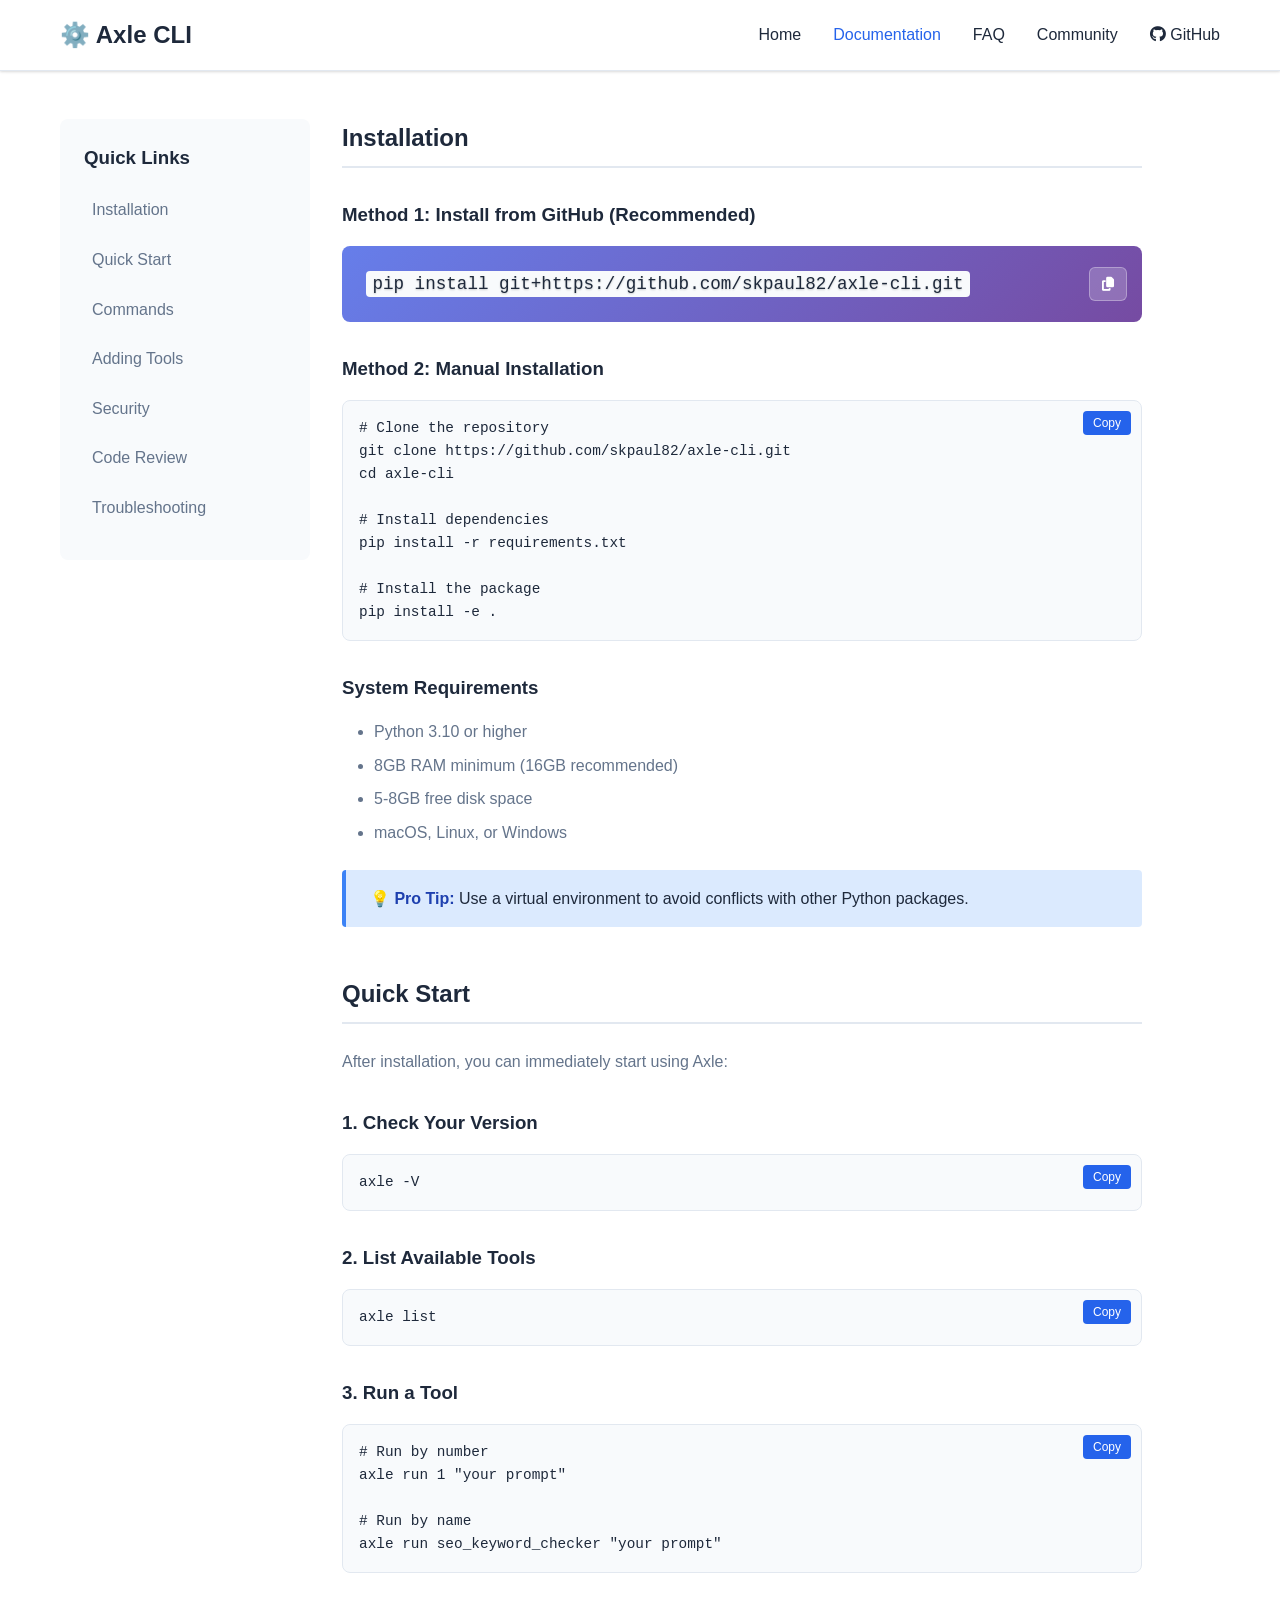
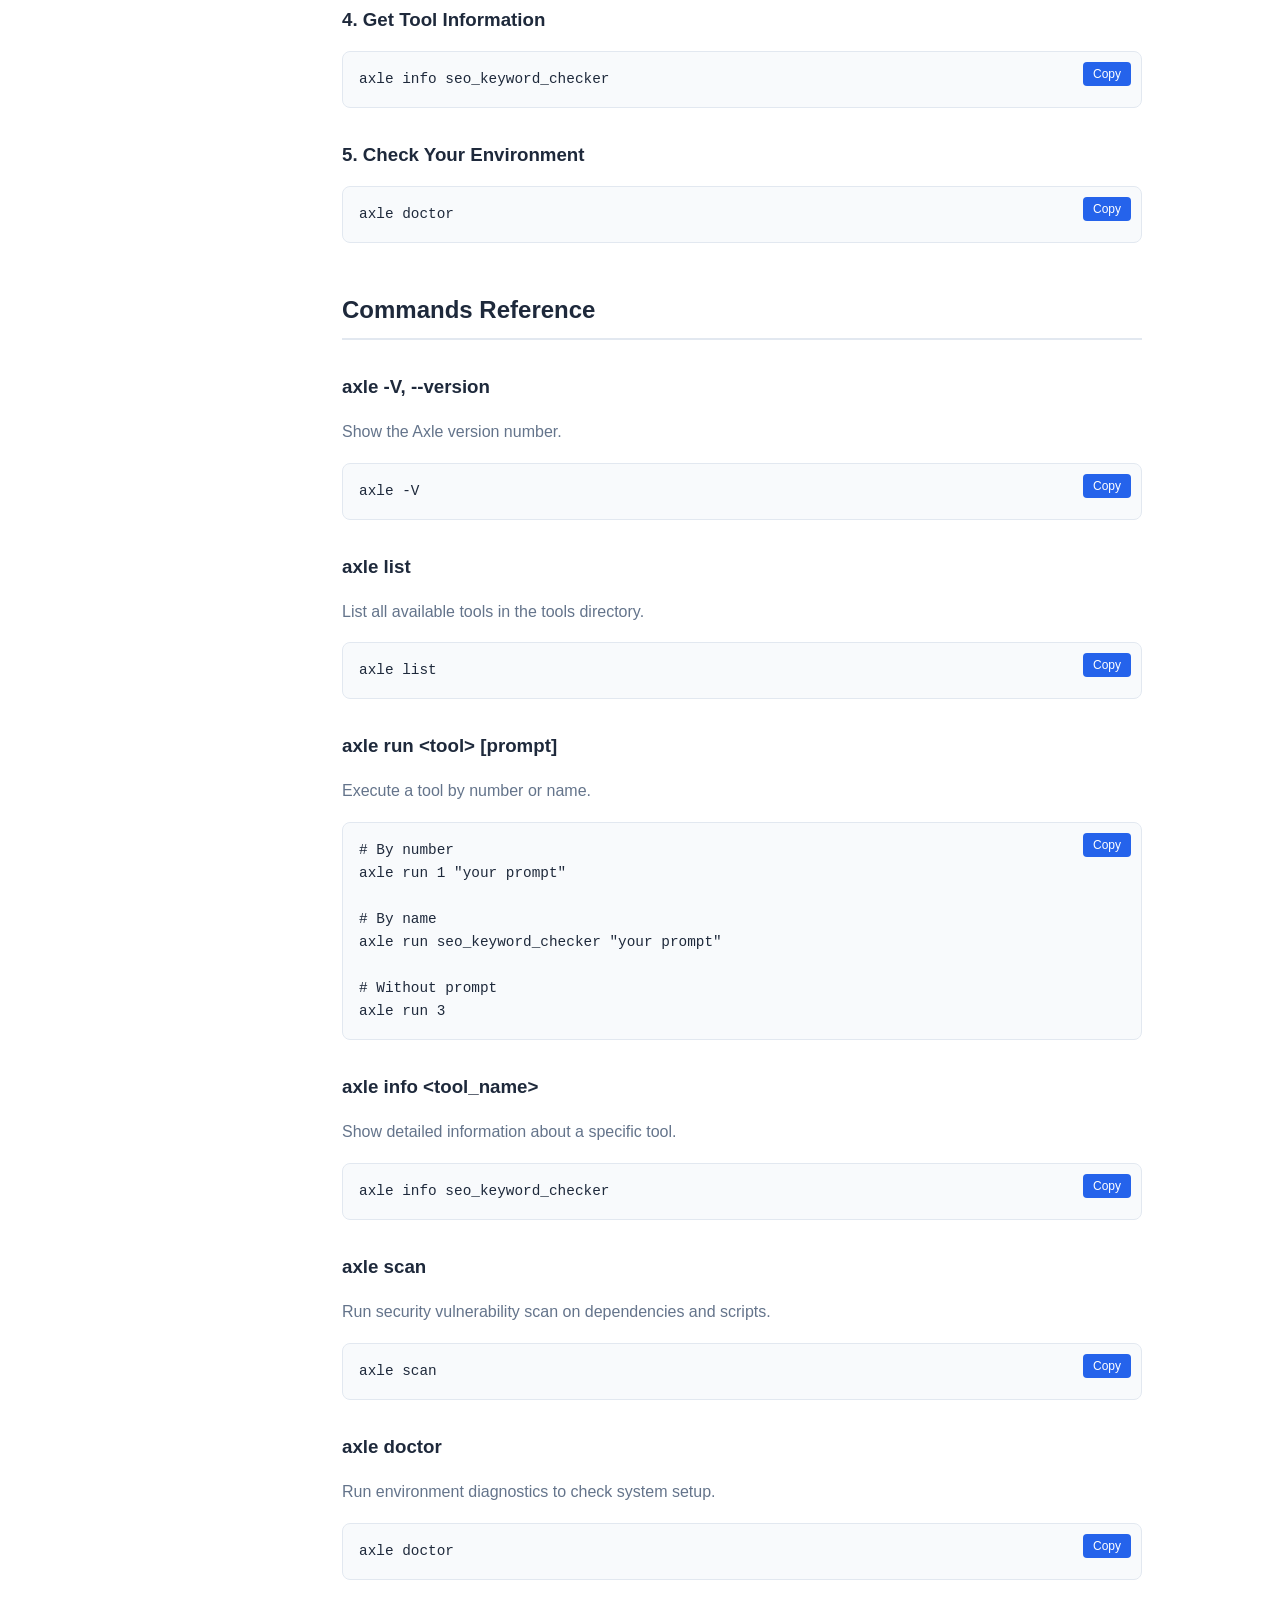
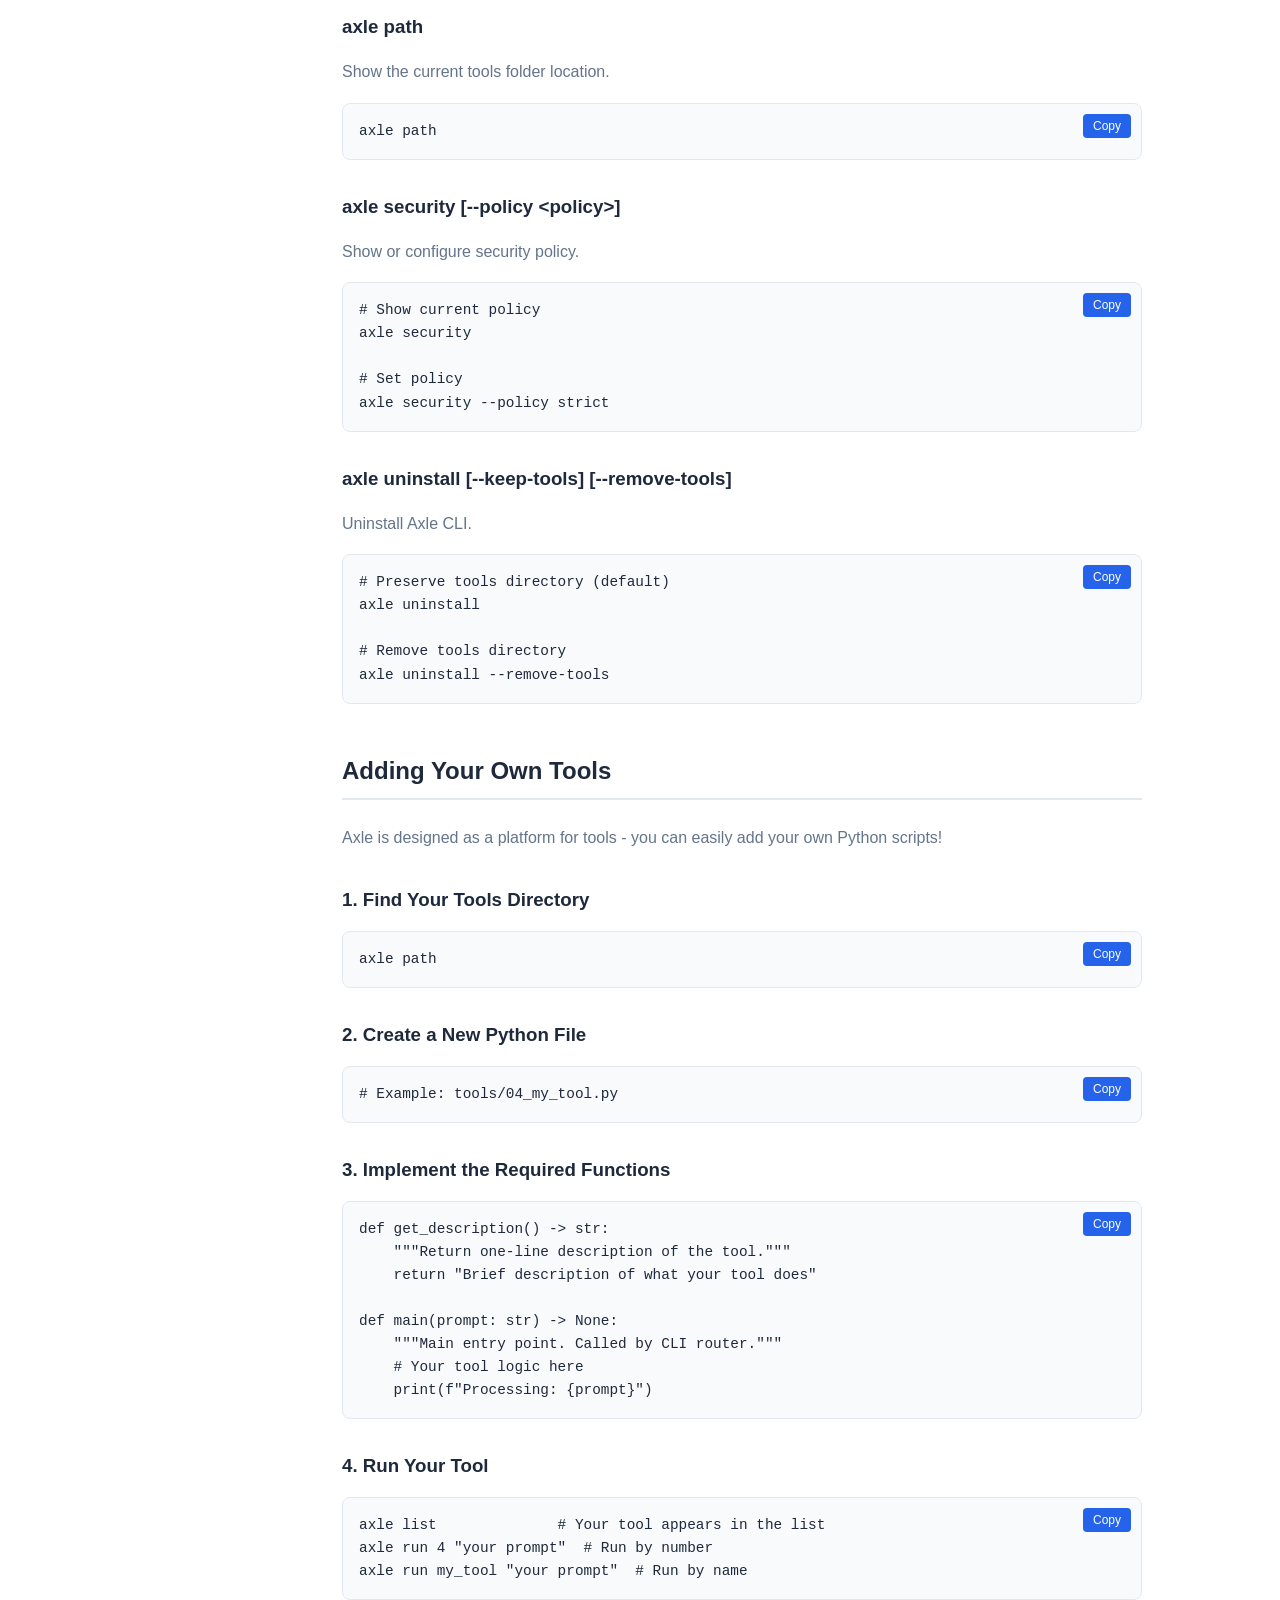
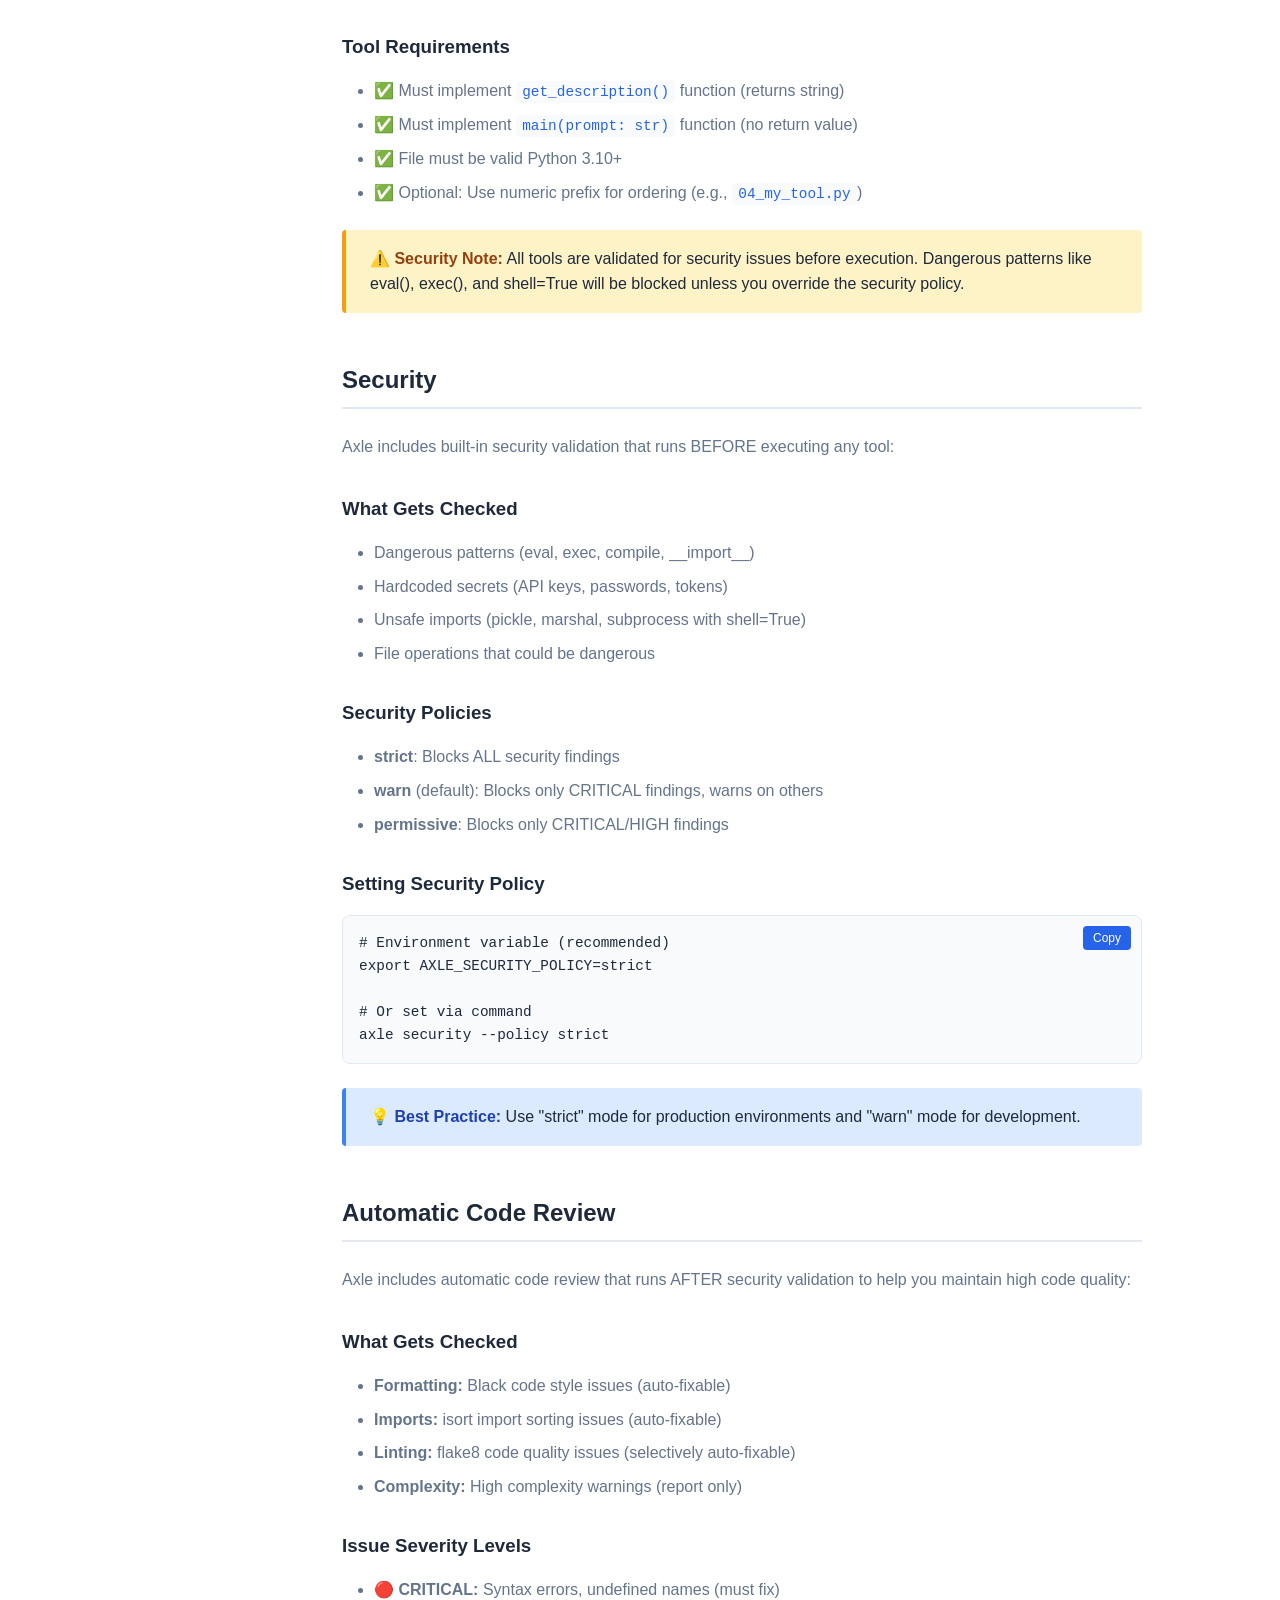
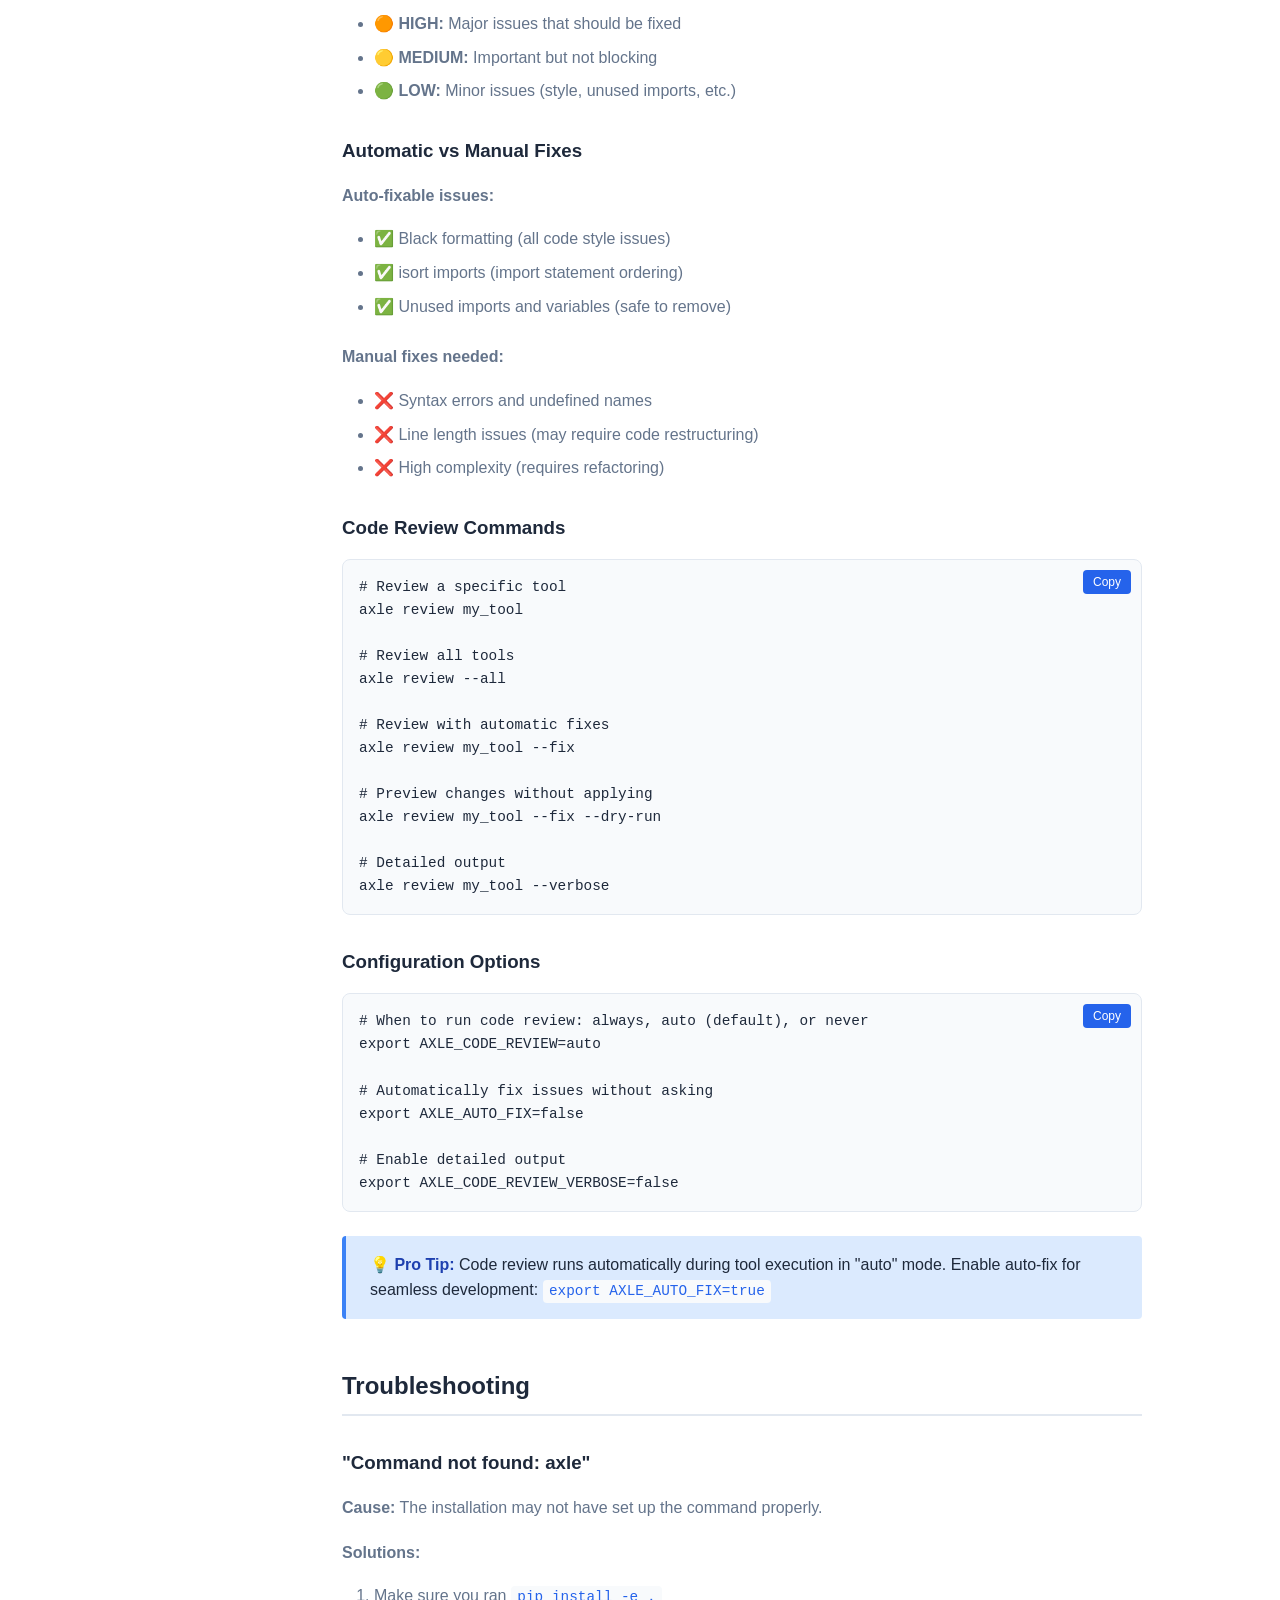
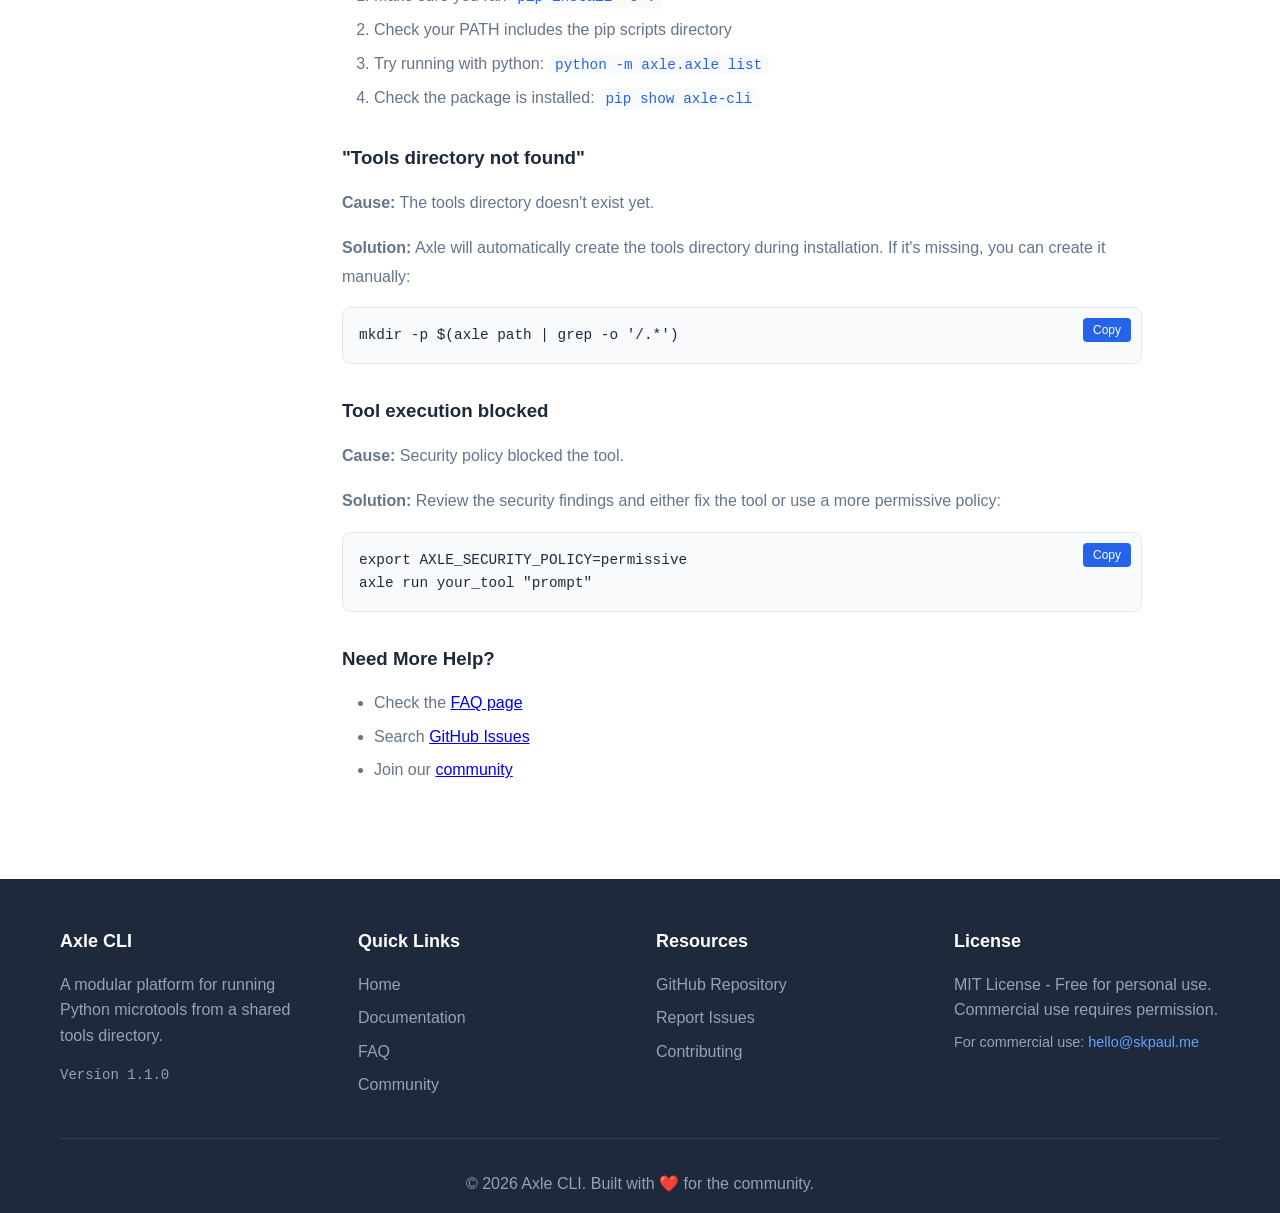
<file: website/pages/docs.html>
<!DOCTYPE html>
<html lang="en">
<head>
    <meta charset="UTF-8">
    <meta name="viewport" content="width=device-width, initial-scale=1.0">
    <title>Documentation - Axle CLI</title>
    <meta name="description" content="Complete documentation for Axle CLI. Installation guide, usage examples, command reference, and more.">
    <link rel="stylesheet" href="../css/style.css">
    <link rel="stylesheet" href="https://cdnjs.cloudflare.com/ajax/libs/font-awesome/6.4.0/css/all.min.css">
    <!-- Google tag (gtag.js) -->
    <script async src="https://www.googletagmanager.com/gtag/js?id=G-KFVHRHE60N"></script>
    <script>
      window.dataLayer = window.dataLayer || [];
      function gtag(){dataLayer.push(arguments);}
      gtag('js', new Date());

      gtag('config', 'G-KFVHRHE60N');
    </script>
    <style>
        .docs-container {
            display: grid;
            grid-template-columns: 250px 1fr;
            gap: 2rem;
            padding: 3rem 0;
        }

        .docs-sidebar {
            position: sticky;
            top: 100px;
            height: fit-content;
        }

        .docs-nav {
            background: var(--bg-secondary);
            padding: 1.5rem;
            border-radius: 8px;
        }

        .docs-nav h3 {
            margin-bottom: 1rem;
            color: var(--text-color);
        }

        .docs-nav ul {
            list-style: none;
        }

        .docs-nav li {
            margin-bottom: 0.5rem;
        }

        .docs-nav a {
            color: var(--text-light);
            text-decoration: none;
            display: block;
            padding: 0.5rem;
            border-radius: 4px;
            transition: all 0.3s;
        }

        .docs-nav a:hover,
        .docs-nav a.active {
            background-color: var(--primary-color);
            color: white;
        }

        .docs-content {
            max-width: 800px;
        }

        .docs-section {
            margin-bottom: 3rem;
        }

        .docs-section h2 {
            color: var(--text-color);
            margin-bottom: 1.5rem;
            padding-bottom: 0.5rem;
            border-bottom: 2px solid var(--border-color);
        }

        .docs-section h3 {
            color: var(--text-color);
            margin-top: 2rem;
            margin-bottom: 1rem;
        }

        .docs-section p {
            color: var(--text-light);
            line-height: 1.8;
            margin-bottom: 1rem;
        }

        .docs-section ul,
        .docs-section ol {
            margin-left: 2rem;
            margin-bottom: 1.5rem;
            color: var(--text-light);
        }

        .docs-section li {
            margin-bottom: 0.5rem;
        }

        .docs-section code {
            background-color: var(--bg-secondary);
            padding: 0.2rem 0.4rem;
            border-radius: 4px;
            font-family: 'Courier New', monospace;
            font-size: 0.9em;
            color: var(--primary-color);
        }

        .docs-section pre {
            background-color: var(--bg-secondary);
            padding: 1rem;
            border-radius: 8px;
            overflow-x: auto;
            margin-bottom: 1.5rem;
            border: 1px solid var(--border-color);
        }

        .docs-section pre code {
            background-color: transparent;
            padding: 0;
            color: var(--text-color);
        }

        .command-box {
            background: linear-gradient(135deg, #667eea 0%, #764ba2 100%);
            color: white;
            padding: 1.5rem;
            border-radius: 8px;
            margin-bottom: 1.5rem;
            position: relative;
        }

        .command-box code {
            color: var(--text-color);
            font-size: 1.1rem;
            font-weight: 500;
            text-shadow: 0 1px 2px rgba(0,0,0,0.2);
        }

        .warning-box {
            background-color: #fef3c7;
            border-left: 4px solid #f59e0b;
            padding: 1rem 1.5rem;
            border-radius: 4px;
            margin-bottom: 1.5rem;
        }

        .warning-box strong {
            color: #92400e;
        }

        .info-box {
            background-color: #dbeafe;
            border-left: 4px solid #3b82f6;
            padding: 1rem 1.5rem;
            border-radius: 4px;
            margin-bottom: 1.5rem;
        }

        .info-box strong {
            color: #1e40af;
        }

        .copy-button {
            position: absolute;
            top: 10px;
            right: 10px;
            background-color: var(--primary-color);
            color: white;
            border: none;
            padding: 5px 10px;
            border-radius: 4px;
            cursor: pointer;
            font-size: 12px;
        }

        .copy-button:hover {
            background-color: var(--primary-dark);
        }

        .copy-button.copied {
            background-color: var(--success-color);
        }

        @media (max-width: 768px) {
            .docs-container {
                grid-template-columns: 1fr;
            }

            .docs-sidebar {
                position: static;
            }
        }
    </style>
</head>
<body>
    <!-- Navigation -->
    <nav class="navbar">
        <div class="container">
            <div class="nav-brand">
                <a href="../index.html">⚙️ Axle CLI</a>
            </div>
            <button class="nav-toggle" id="navToggle" aria-label="Toggle navigation">
                <span></span>
                <span></span>
                <span></span>
            </button>
            <ul class="nav-menu" id="navMenu">
                <li><a href="../index.html">Home</a></li>
                <li><a href="docs.html" class="active">Documentation</a></li>
                <li><a href="faq.html">FAQ</a></li>
                <li><a href="community.html">Community</a></li>
                <li><a href="https://github.com/skpaul82/axle-cli" target="_blank"><i class="fab fa-github"></i> GitHub</a></li>
            </ul>
        </div>
    </nav>

    <!-- Documentation Content -->
    <div class="container">
        <div class="docs-container">
            <!-- Sidebar Navigation -->
            <aside class="docs-sidebar">
                <nav class="docs-nav">
                    <h3>Quick Links</h3>
                    <ul>
                        <li><a href="#installation">Installation</a></li>
                        <li><a href="#quick-start">Quick Start</a></li>
                        <li><a href="#commands">Commands</a></li>
                        <li><a href="#adding-tools">Adding Tools</a></li>
                        <li><a href="#security">Security</a></li>
                        <li><a href="#code-review">Code Review</a></li>
                        <li><a href="#troubleshooting">Troubleshooting</a></li>
                    </ul>
                </nav>
            </aside>

            <!-- Main Content -->
            <main class="docs-content">
                <!-- Installation -->
                <section id="installation" class="docs-section">
                    <h2>Installation</h2>

                    <h3>Method 1: Install from GitHub (Recommended)</h3>
                    <div class="command-box" style="position: relative; padding-right: 60px;">
                        <code>pip install git+https://github.com/skpaul82/axle-cli.git</code>
                        <button onclick="copyCommand(this)" class="copy-button-command" style="position: absolute; right: 15px; top: 50%; transform: translateY(-50%); background: rgba(255,255,255,0.2); color: white; border: 1px solid rgba(255,255,255,0.3); padding: 8px 12px; border-radius: 6px; cursor: pointer; font-size: 14px; transition: all 0.3s;">
                            <i class="fas fa-copy"></i>
                        </button>
                    </div>

                    <h3>Method 2: Manual Installation</h3>
                    <pre><code># Clone the repository
git clone https://github.com/skpaul82/axle-cli.git
cd axle-cli

# Install dependencies
pip install -r requirements.txt

# Install the package
pip install -e .</code></pre>

                    <h3>System Requirements</h3>
                    <ul>
                        <li>Python 3.10 or higher</li>
                        <li>8GB RAM minimum (16GB recommended)</li>
                        <li>5-8GB free disk space</li>
                        <li>macOS, Linux, or Windows</li>
                    </ul>

                    <div class="info-box">
                        <strong>💡 Pro Tip:</strong> Use a virtual environment to avoid conflicts with other Python packages.
                    </div>
                </section>

                <!-- Quick Start -->
                <section id="quick-start" class="docs-section">
                    <h2>Quick Start</h2>

                    <p>After installation, you can immediately start using Axle:</p>

                    <h3>1. Check Your Version</h3>
                    <pre><code>axle -V</code></pre>

                    <h3>2. List Available Tools</h3>
                    <pre><code>axle list</code></pre>

                    <h3>3. Run a Tool</h3>
                    <pre><code># Run by number
axle run 1 "your prompt"

# Run by name
axle run seo_keyword_checker "your prompt"</code></pre>

                    <h3>4. Get Tool Information</h3>
                    <pre><code>axle info seo_keyword_checker</code></pre>

                    <h3>5. Check Your Environment</h3>
                    <pre><code>axle doctor</code></pre>
                </section>

                <!-- Commands -->
                <section id="commands" class="docs-section">
                    <h2>Commands Reference</h2>

                    <h3>axle -V, --version</h3>
                    <p>Show the Axle version number.</p>
                    <pre><code>axle -V</code></pre>

                    <h3>axle list</h3>
                    <p>List all available tools in the tools directory.</p>
                    <pre><code>axle list</code></pre>

                    <h3>axle run &lt;tool&gt; [prompt]</h3>
                    <p>Execute a tool by number or name.</p>
                    <pre><code># By number
axle run 1 "your prompt"

# By name
axle run seo_keyword_checker "your prompt"

# Without prompt
axle run 3</code></pre>

                    <h3>axle info &lt;tool_name&gt;</h3>
                    <p>Show detailed information about a specific tool.</p>
                    <pre><code>axle info seo_keyword_checker</code></pre>

                    <h3>axle scan</h3>
                    <p>Run security vulnerability scan on dependencies and scripts.</p>
                    <pre><code>axle scan</code></pre>

                    <h3>axle doctor</h3>
                    <p>Run environment diagnostics to check system setup.</p>
                    <pre><code>axle doctor</code></pre>

                    <h3>axle path</h3>
                    <p>Show the current tools folder location.</p>
                    <pre><code>axle path</code></pre>

                    <h3>axle security [--policy &lt;policy&gt;]</h3>
                    <p>Show or configure security policy.</p>
                    <pre><code># Show current policy
axle security

# Set policy
axle security --policy strict</code></pre>

                    <h3>axle uninstall [--keep-tools] [--remove-tools]</h3>
                    <p>Uninstall Axle CLI.</p>
                    <pre><code># Preserve tools directory (default)
axle uninstall

# Remove tools directory
axle uninstall --remove-tools</code></pre>
                </section>

                <!-- Adding Tools -->
                <section id="adding-tools" class="docs-section">
                    <h2>Adding Your Own Tools</h2>

                    <p>Axle is designed as a platform for tools - you can easily add your own Python scripts!</p>

                    <h3>1. Find Your Tools Directory</h3>
                    <pre><code>axle path</code></pre>

                    <h3>2. Create a New Python File</h3>
                    <pre><code># Example: tools/04_my_tool.py</code></pre>

                    <h3>3. Implement the Required Functions</h3>
                    <pre><code>def get_description() -> str:
    """Return one-line description of the tool."""
    return "Brief description of what your tool does"

def main(prompt: str) -> None:
    """Main entry point. Called by CLI router."""
    # Your tool logic here
    print(f"Processing: {prompt}")</code></pre>

                    <h3>4. Run Your Tool</h3>
                    <pre><code>axle list              # Your tool appears in the list
axle run 4 "your prompt"  # Run by number
axle run my_tool "your prompt"  # Run by name</code></pre>

                    <h3>Tool Requirements</h3>
                    <ul>
                        <li>✅ Must implement <code>get_description()</code> function (returns string)</li>
                        <li>✅ Must implement <code>main(prompt: str)</code> function (no return value)</li>
                        <li>✅ File must be valid Python 3.10+</li>
                        <li>✅ Optional: Use numeric prefix for ordering (e.g., <code>04_my_tool.py</code>)</li>
                    </ul>

                    <div class="warning-box">
                        <strong>⚠️ Security Note:</strong> All tools are validated for security issues before execution. Dangerous patterns like eval(), exec(), and shell=True will be blocked unless you override the security policy.
                    </div>
                </section>

                <!-- Security -->
                <section id="security" class="docs-section">
                    <h2>Security</h2>

                    <p>Axle includes built-in security validation that runs BEFORE executing any tool:</p>

                    <h3>What Gets Checked</h3>
                    <ul>
                        <li>Dangerous patterns (eval, exec, compile, __import__)</li>
                        <li>Hardcoded secrets (API keys, passwords, tokens)</li>
                        <li>Unsafe imports (pickle, marshal, subprocess with shell=True)</li>
                        <li>File operations that could be dangerous</li>
                    </ul>

                    <h3>Security Policies</h3>
                    <ul>
                        <li><strong>strict</strong>: Blocks ALL security findings</li>
                        <li><strong>warn</strong> (default): Blocks only CRITICAL findings, warns on others</li>
                        <li><strong>permissive</strong>: Blocks only CRITICAL/HIGH findings</li>
                    </ul>

                    <h3>Setting Security Policy</h3>
                    <pre><code># Environment variable (recommended)
export AXLE_SECURITY_POLICY=strict

# Or set via command
axle security --policy strict</code></pre>

                    <div class="info-box">
                        <strong>💡 Best Practice:</strong> Use "strict" mode for production environments and "warn" mode for development.
                    </div>
                </section>

                <!-- Code Review -->
                <section id="code-review" class="docs-section">
                    <h2>Automatic Code Review</h2>

                    <p>Axle includes automatic code review that runs AFTER security validation to help you maintain high code quality:</p>

                    <h3>What Gets Checked</h3>
                    <ul>
                        <li><strong>Formatting:</strong> Black code style issues (auto-fixable)</li>
                        <li><strong>Imports:</strong> isort import sorting issues (auto-fixable)</li>
                        <li><strong>Linting:</strong> flake8 code quality issues (selectively auto-fixable)</li>
                        <li><strong>Complexity:</strong> High complexity warnings (report only)</li>
                    </ul>

                    <h3>Issue Severity Levels</h3>
                    <ul>
                        <li>🔴 <strong>CRITICAL:</strong> Syntax errors, undefined names (must fix)</li>
                        <li>🟠 <strong>HIGH:</strong> Major issues that should be fixed</li>
                        <li>🟡 <strong>MEDIUM:</strong> Important but not blocking</li>
                        <li>🟢 <strong>LOW:</strong> Minor issues (style, unused imports, etc.)</li>
                    </ul>

                    <h3>Automatic vs Manual Fixes</h3>
                    <p><strong>Auto-fixable issues:</strong></p>
                    <ul>
                        <li>✅ Black formatting (all code style issues)</li>
                        <li>✅ isort imports (import statement ordering)</li>
                        <li>✅ Unused imports and variables (safe to remove)</li>
                    </ul>

                    <p><strong>Manual fixes needed:</strong></p>
                    <ul>
                        <li>❌ Syntax errors and undefined names</li>
                        <li>❌ Line length issues (may require code restructuring)</li>
                        <li>❌ High complexity (requires refactoring)</li>
                    </ul>

                    <h3>Code Review Commands</h3>
                    <pre><code># Review a specific tool
axle review my_tool

# Review all tools
axle review --all

# Review with automatic fixes
axle review my_tool --fix

# Preview changes without applying
axle review my_tool --fix --dry-run

# Detailed output
axle review my_tool --verbose</code></pre>

                    <h3>Configuration Options</h3>
                    <pre><code># When to run code review: always, auto (default), or never
export AXLE_CODE_REVIEW=auto

# Automatically fix issues without asking
export AXLE_AUTO_FIX=false

# Enable detailed output
export AXLE_CODE_REVIEW_VERBOSE=false</code></pre>

                    <div class="info-box">
                        <strong>💡 Pro Tip:</strong> Code review runs automatically during tool execution in "auto" mode. Enable auto-fix for seamless development: <code>export AXLE_AUTO_FIX=true</code>
                    </div>
                </section>

                <!-- Troubleshooting -->
                <section id="troubleshooting" class="docs-section">
                    <h2>Troubleshooting</h2>

                    <h3>"Command not found: axle"</h3>
                    <p><strong>Cause:</strong> The installation may not have set up the command properly.</p>
                    <p><strong>Solutions:</strong></p>
                    <ol>
                        <li>Make sure you ran <code>pip install -e .</code></li>
                        <li>Check your PATH includes the pip scripts directory</li>
                        <li>Try running with python: <code>python -m axle.axle list</code></li>
                        <li>Check the package is installed: <code>pip show axle-cli</code></li>
                    </ol>

                    <h3>"Tools directory not found"</h3>
                    <p><strong>Cause:</strong> The tools directory doesn't exist yet.</p>
                    <p><strong>Solution:</strong> Axle will automatically create the tools directory during installation. If it's missing, you can create it manually:</p>
                    <pre><code>mkdir -p $(axle path | grep -o '/.*')</code></pre>

                    <h3>Tool execution blocked</h3>
                    <p><strong>Cause:</strong> Security policy blocked the tool.</p>
                    <p><strong>Solution:</strong> Review the security findings and either fix the tool or use a more permissive policy:</p>
                    <pre><code>export AXLE_SECURITY_POLICY=permissive
axle run your_tool "prompt"</code></pre>

                    <h3>Need More Help?</h3>
                    <ul>
                        <li>Check the <a href="faq.html">FAQ page</a></li>
                        <li>Search <a href="https://github.com/skpaul82/axle-cli/issues">GitHub Issues</a></li>
                        <li>Join our <a href="community.html">community</a></li>
                    </ul>
                </section>
            </main>
        </div>
    </div>

    <!-- Footer -->
    <footer class="footer">
        <div class="container">
            <div class="footer-content">
                <div class="footer-section">
                    <h4>Axle CLI</h4>
                    <p>A modular platform for running Python microtools from a shared tools directory.</p>
                    <p class="version">Version 1.1.0</p>
                </div>
                <div class="footer-section">
                    <h4>Quick Links</h4>
                    <ul>
                        <li><a href="../index.html">Home</a></li>
                        <li><a href="docs.html">Documentation</a></li>
                        <li><a href="faq.html">FAQ</a></li>
                        <li><a href="community.html">Community</a></li>
                    </ul>
                </div>
                <div class="footer-section">
                    <h4>Resources</h4>
                    <ul>
                        <li><a href="https://github.com/skpaul82/axle-cli">GitHub Repository</a></li>
                        <li><a href="https://github.com/skpaul82/axle-cli/issues">Report Issues</a></li>
                        <li><a href="https://github.com/skpaul82/axle-cli/blob/main/docs/contributing.md">Contributing</a></li>
                    </ul>
                </div>
                <div class="footer-section">
                    <h4>License</h4>
                    <p>MIT License - Free for personal use. Commercial use requires permission.</p>
                    <p style="margin-top: 0.5rem; font-size: 0.9rem;">For commercial use: <a href="mailto:hello@skpaul.me" style="color: #60a5fa;">hello@skpaul.me</a></p>
                </div>
            </div>
            <div class="footer-bottom">
                <p>&copy; 2026 Axle CLI. Built with ❤️ for the community.</p>
            </div>
        </div>
    </footer>

    <script src="../js/main.js"></script>
    <script>
        function copyCommand(button) {
            const commandBox = button.parentElement;
            const code = commandBox.querySelector('code');
            const text = code.textContent;

            navigator.clipboard.writeText(text).then(() => {
                const originalHTML = button.innerHTML;
                button.innerHTML = '<i class="fas fa-check"></i>';
                button.style.background = 'rgba(16, 185, 129, 0.3)';

                setTimeout(() => {
                    button.innerHTML = originalHTML;
                    button.style.background = 'rgba(255,255,255,0.2)';
                }, 2000);
            }).catch(err => {
                console.error('Failed to copy:', err);
            });
        }
    </script>
</body>
</html>
</file>
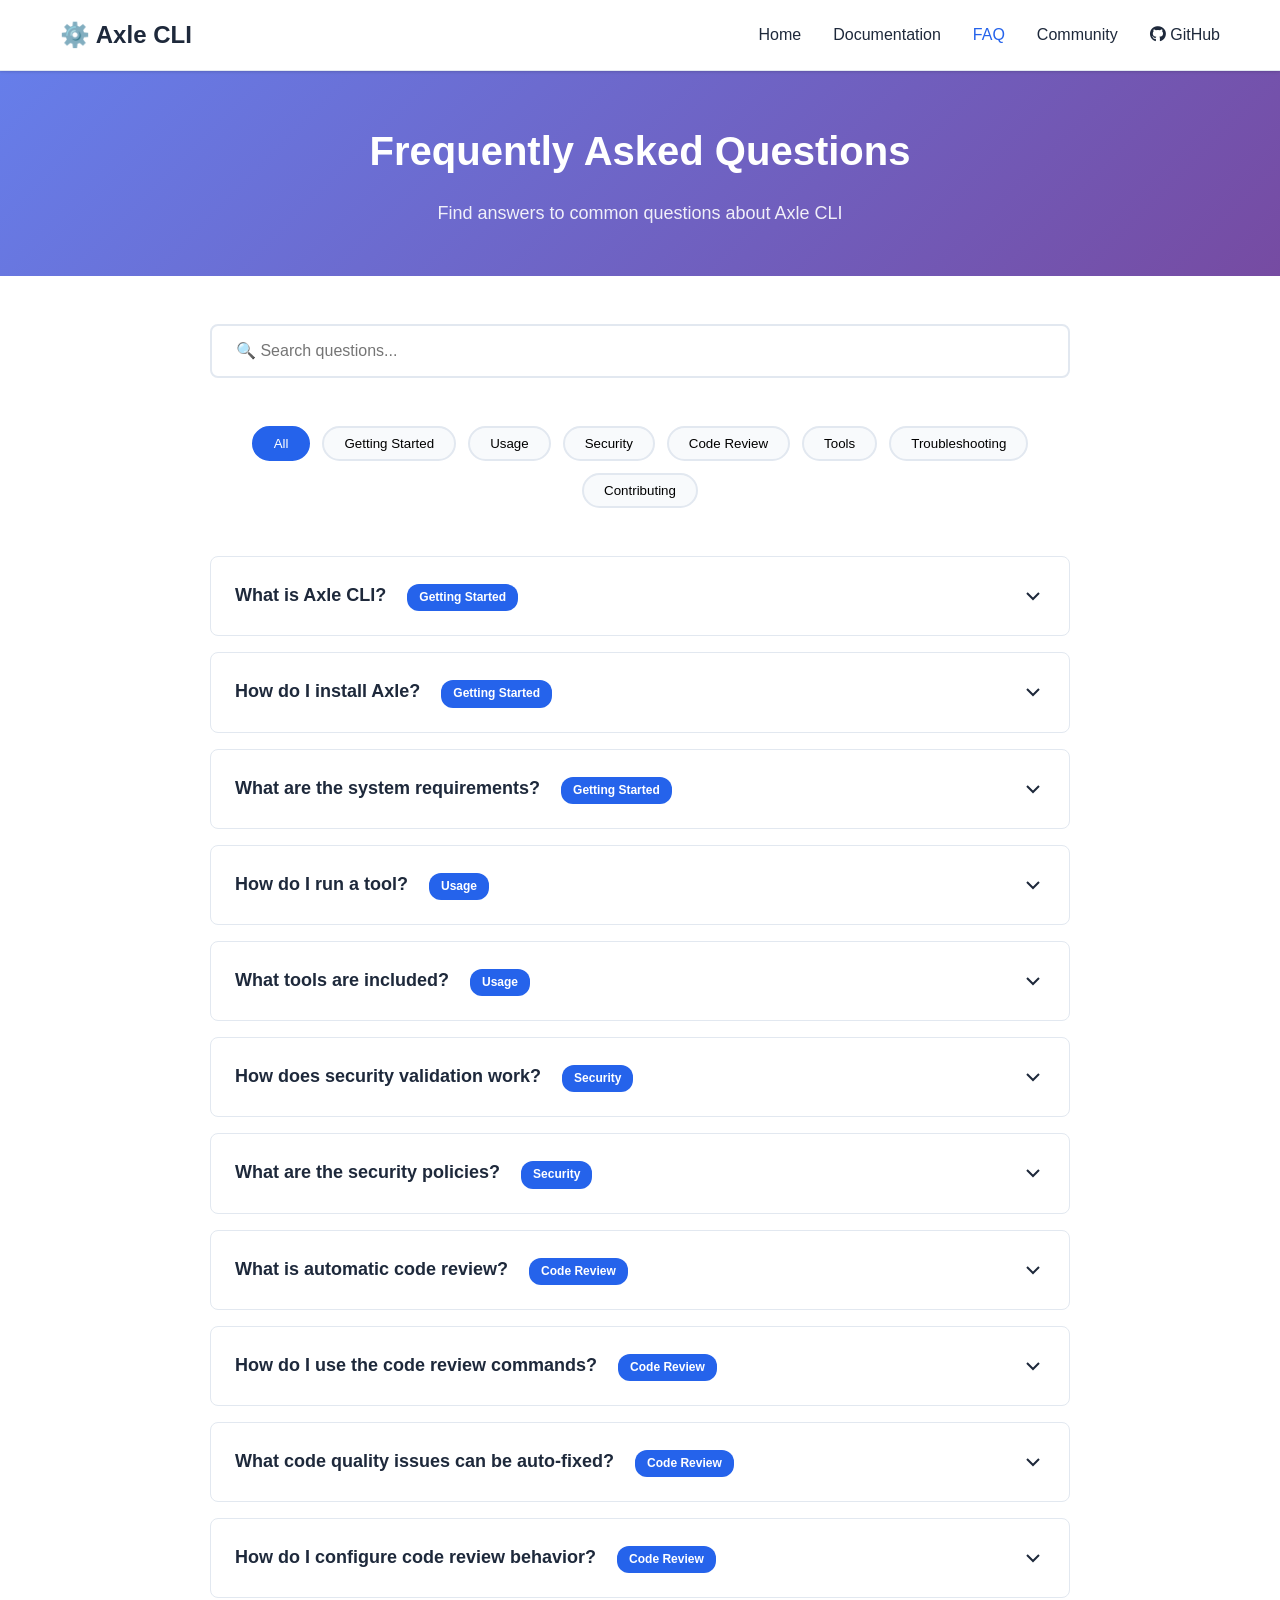
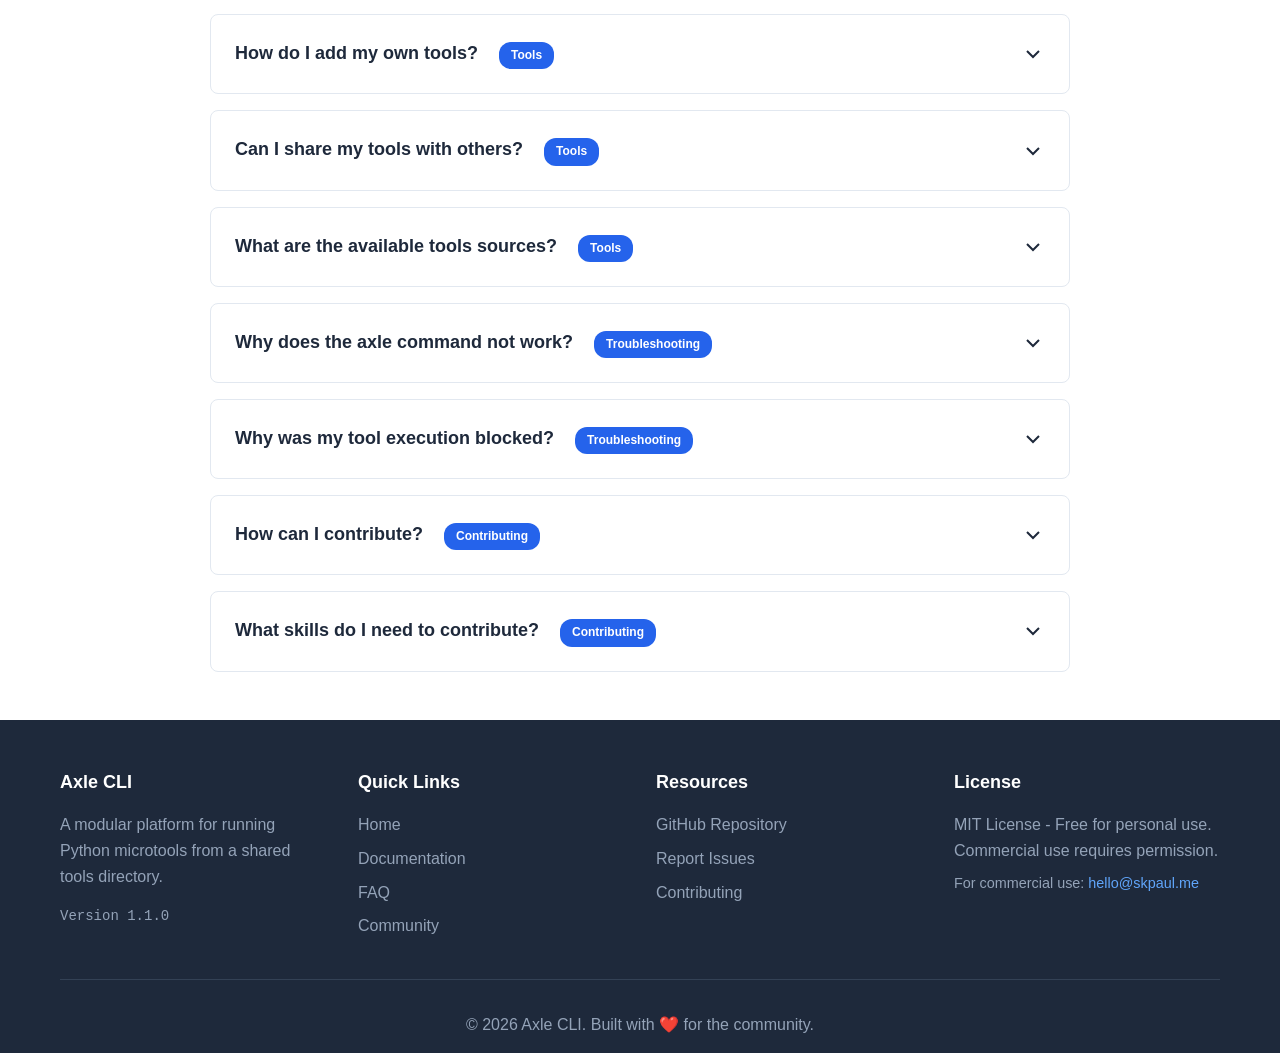
<file: website/pages/faq.html>
<!DOCTYPE html>
<html lang="en">
<head>
    <meta charset="UTF-8">
    <meta name="viewport" content="width=device-width, initial-scale=1.0">
    <title>FAQ - Axle CLI</title>
    <meta name="description" content="Frequently asked questions about Axle CLI. Find answers about installation, usage, security, and more.">
    <link rel="stylesheet" href="../css/style.css">
    <link rel="stylesheet" href="https://cdnjs.cloudflare.com/ajax/libs/font-awesome/6.4.0/css/all.min.css">
    <!-- Google tag (gtag.js) -->
    <script async src="https://www.googletagmanager.com/gtag/js?id=G-KFVHRHE60N"></script>
    <script>
      window.dataLayer = window.dataLayer || [];
      function gtag(){dataLayer.push(arguments);}
      gtag('js', new Date());

      gtag('config', 'G-KFVHRHE60N');
    </script>
    <style>
        .faq-hero {
            background: linear-gradient(135deg, #667eea 0%, #764ba2 100%);
            color: white;
            padding: 3rem 0;
            text-align: center;
        }

        .faq-hero h1 {
            font-size: 2.5rem;
            margin-bottom: 1rem;
        }

        .faq-hero p {
            font-size: 1.125rem;
            opacity: 0.9;
        }

        .faq-container {
            max-width: 900px;
            margin: 0 auto;
            padding: 3rem 20px;
        }

        .faq-search {
            margin-bottom: 3rem;
        }

        .faq-search input {
            width: 100%;
            padding: 1rem 1.5rem;
            font-size: 1rem;
            border: 2px solid var(--border-color);
            border-radius: 8px;
            transition: border-color 0.3s;
        }

        .faq-search input:focus {
            outline: none;
            border-color: var(--primary-color);
        }

        .faq-categories {
            display: flex;
            flex-wrap: wrap;
            gap: 0.75rem;
            margin-bottom: 3rem;
            justify-content: center;
        }

        .faq-category-btn {
            padding: 0.5rem 1.25rem;
            background-color: var(--bg-secondary);
            border: 2px solid var(--border-color);
            border-radius: 20px;
            cursor: pointer;
            transition: all 0.3s;
            font-weight: 500;
        }

        .faq-category-btn:hover {
            border-color: var(--primary-color);
            color: var(--primary-color);
        }

        .faq-category-btn.active {
            background-color: var(--primary-color);
            color: white;
            border-color: var(--primary-color);
        }

        .faq-list {
            display: flex;
            flex-direction: column;
            gap: 1rem;
        }

        .faq-item {
            background-color: var(--bg-color);
            border: 1px solid var(--border-color);
            border-radius: 8px;
            overflow: hidden;
            transition: box-shadow 0.3s;
        }

        .faq-item:hover {
            box-shadow: var(--shadow);
        }

        .faq-question {
            padding: 1.5rem;
            cursor: pointer;
            display: flex;
            justify-content: space-between;
            align-items: center;
            font-weight: 600;
            font-size: 1.125rem;
            user-select: none;
        }

        .faq-question:hover {
            background-color: var(--bg-secondary);
        }

        .faq-icon {
            width: 24px;
            height: 24px;
            transition: transform 0.3s;
            flex-shrink: 0;
        }

        .faq-icon.active {
            transform: rotate(180deg);
        }

        .faq-answer {
            max-height: 0;
            overflow: hidden;
            transition: max-height 0.3s ease-out;
            background-color: var(--bg-secondary);
        }

        .faq-answer.active {
            max-height: 2000px;
        }

        .faq-answer-content {
            padding: 1.5rem;
            border-top: 1px solid var(--border-color);
            color: var(--text-light);
            line-height: 1.8;
        }

        .faq-answer-content code {
            background-color: var(--bg-color);
            padding: 0.2rem 0.4rem;
            border-radius: 4px;
            font-family: 'Courier New', monospace;
            font-size: 0.9em;
            color: var(--primary-color);
        }

        .faq-answer-content pre {
            background-color: var(--bg-color);
            padding: 1rem;
            border-radius: 6px;
            overflow-x: auto;
            margin: 1rem 0;
        }

        .faq-answer-content pre code {
            background-color: transparent;
            color: var(--text-color);
        }

        .faq-answer-content ul,
        .faq-answer-content ol {
            margin-left: 2rem;
            margin-top: 1rem;
        }

        .faq-answer-content li {
            margin-bottom: 0.5rem;
        }

        .no-results {
            text-align: center;
            padding: 3rem;
            color: var(--text-light);
            display: none;
        }

        .no-results.show {
            display: block;
        }

        .category-badge {
            display: inline-block;
            padding: 0.25rem 0.75rem;
            background-color: var(--primary-color);
            color: white;
            border-radius: 12px;
            font-size: 0.75rem;
            font-weight: 600;
            margin-left: 1rem;
        }

        @media (max-width: 768px) {
            .faq-hero h1 {
                font-size: 2rem;
            }

            .faq-question {
                font-size: 1rem;
                padding: 1rem;
            }

            .faq-answer-content {
                padding: 1rem;
            }
        }
    </style>
</head>
<body>
    <!-- Navigation -->
    <nav class="navbar">
        <div class="container">
            <div class="nav-brand">
                <a href="../index.html">⚙️ Axle CLI</a>
            </div>
            <button class="nav-toggle" id="navToggle" aria-label="Toggle navigation">
                <span></span>
                <span></span>
                <span></span>
            </button>
            <ul class="nav-menu" id="navMenu">
                <li><a href="../index.html">Home</a></li>
                <li><a href="docs.html">Documentation</a></li>
                <li><a href="faq.html" class="active">FAQ</a></li>
                <li><a href="community.html">Community</a></li>
                <li><a href="https://github.com/skpaul82/axle-cli" target="_blank"><i class="fab fa-github"></i> GitHub</a></li>
            </ul>
        </div>
    </nav>

    <!-- FAQ Hero -->
    <section class="faq-hero">
        <div class="container">
            <h1>Frequently Asked Questions</h1>
            <p>Find answers to common questions about Axle CLI</p>
        </div>
    </section>

    <!-- FAQ Content -->
    <div class="faq-container">
        <!-- Search -->
        <div class="faq-search">
            <input
                type="text"
                id="faqSearchInput"
                placeholder="🔍 Search questions..."
                aria-label="Search FAQ"
            >
        </div>

        <!-- Category Filters -->
        <div class="faq-categories">
            <button class="faq-category-btn active" data-category="all">All</button>
            <button class="faq-category-btn" data-category="getting-started">Getting Started</button>
            <button class="faq-category-btn" data-category="usage">Usage</button>
            <button class="faq-category-btn" data-category="security">Security</button>
            <button class="faq-category-btn" data-category="code-review">Code Review</button>
            <button class="faq-category-btn" data-category="tools">Tools</button>
            <button class="faq-category-btn" data-category="troubleshooting">Troubleshooting</button>
            <button class="faq-category-btn" data-category="contributing">Contributing</button>
        </div>

        <!-- FAQ Items -->
        <div class="faq-list" id="faqList">

            <!-- Getting Started -->
            <div class="faq-item" data-category="getting-started">
                <div class="faq-question" onclick="toggleFAQ(this)">
                    <span>What is Axle CLI?
                        <span class="category-badge">Getting Started</span>
                    </span>
                    <svg class="faq-icon" viewBox="0 0 24 24" fill="none" stroke="currentColor" stroke-width="2">
                        <polyline points="6 9 12 15 18 9"></polyline>
                    </svg>
                </div>
                <div class="faq-answer">
                    <div class="faq-answer-content">
                        <p>Axle is a modular CLI platform for running Python microtools from a shared tools directory. It provides:</p>
                        <ul>
                            <li>Built-in security validation before executing any tool</li>
                            <li>Automatic tool discovery - just drop Python files in your tools directory</li>
                            <li>Simple numbered command system for easy tool execution</li>
                            <li>Dependency vulnerability scanning</li>
                            <li>Built-in SEO and productivity tools</li>
                        </ul>
                        <p>Think of it as a platform where anyone can add tools without modifying core code.</p>
                    </div>
                </div>
            </div>

            <div class="faq-item" data-category="getting-started">
                <div class="faq-question" onclick="toggleFAQ(this)">
                    <span>How do I install Axle?
                        <span class="category-badge">Getting Started</span>
                    </span>
                    <svg class="faq-icon" viewBox="0 0 24 24" fill="none" stroke="currentColor" stroke-width="2">
                        <polyline points="6 9 12 15 18 9"></polyline>
                    </svg>
                </div>
                <div class="faq-answer">
                    <div class="faq-answer-content">
                        <p>The easiest way is to install directly from GitHub:</p>
                        <pre><code>pip install git+https://github.com/skpaul82/axle-cli.git</code></pre>
                        <p>For manual installation, see the <a href="docs.html#installation">documentation</a>.</p>
                    </div>
                </div>
            </div>

            <div class="faq-item" data-category="getting-started">
                <div class="faq-question" onclick="toggleFAQ(this)">
                    <span>What are the system requirements?
                        <span class="category-badge">Getting Started</span>
                    </span>
                    <svg class="faq-icon" viewBox="0 0 24 24" fill="none" stroke="currentColor" stroke-width="2">
                        <polyline points="6 9 12 15 18 9"></polyline>
                    </svg>
                </div>
                <div class="faq-answer">
                    <div class="faq-answer-content">
                        <ul>
                            <li><strong>Python:</strong> 3.10 or higher</li>
                            <li><strong>RAM:</strong> 8GB minimum (16GB recommended)</li>
                            <li><strong>Disk Space:</strong> 5-8GB free for ML models and dependencies</li>
                            <li><strong>Operating System:</strong> macOS, Linux, or Windows</li>
                        </ul>
                    </div>
                </div>
            </div>

            <!-- Usage -->
            <div class="faq-item" data-category="usage">
                <div class="faq-question" onclick="toggleFAQ(this)">
                    <span>How do I run a tool?
                        <span class="category-badge">Usage</span>
                    </span>
                    <svg class="faq-icon" viewBox="0 0 24 24" fill="none" stroke="currentColor" stroke-width="2">
                        <polyline points="6 9 12 15 18 9"></polyline>
                    </svg>
                </div>
                <div class="faq-answer">
                    <div class="faq-answer-content">
                        <p>You can run tools by number or by name:</p>
                        <pre><code># Run by number
axle run 1 "your prompt"

# Run by name
axle run seo_keyword_checker "your prompt"</code></pre>
                        <p>Use <code>axle list</code> to see all available tools with their numbers.</p>
                    </div>
                </div>
            </div>

            <div class="faq-item" data-category="usage">
                <div class="faq-question" onclick="toggleFAQ(this)">
                    <span>What tools are included?
                        <span class="category-badge">Usage</span>
                    </span>
                    <svg class="faq-icon" viewBox="0 0 24 24" fill="none" stroke="currentColor" stroke-width="2">
                        <polyline points="6 9 12 15 18 9"></polyline>
                    </svg>
                </div>
                <div class="faq-answer">
                    <div class="faq-answer-content">
                        <p>Axle comes with built-in tools:</p>
                        <ul>
                            <li><strong>SEO Keyword Checker:</strong> Analyze text for keyword density and optimization</li>
                            <li><strong>Meta Tag Auditor:</strong> Analyze HTML/webpages for meta tag completeness</li>
                            <li><strong>Daily Life Hack Generator:</strong> Generate personalized productivity tips</li>
                        </ul>
                        <p>Plus, you can easily add your own tools!</p>
                    </div>
                </div>
            </div>

            <!-- Security -->
            <div class="faq-item" data-category="security">
                <div class="faq-question" onclick="toggleFAQ(this)">
                    <span>How does security validation work?
                        <span class="category-badge">Security</span>
                    </span>
                    <svg class="faq-icon" viewBox="0 0 24 24" fill="none" stroke="currentColor" stroke-width="2">
                        <polyline points="6 9 12 15 18 9"></polyline>
                    </svg>
                </div>
                <div class="faq-answer">
                    <div class="faq-answer-content">
                        <p>Before ANY tool executes, Axle scans it for:</p>
                        <ul>
                            <li>Dangerous patterns (eval, exec, compile, __import__)</li>
                            <li>Hardcoded secrets (API keys, passwords, tokens)</li>
                            <li>Unsafe imports (pickle, marshal)</li>
                            <li>Subprocess calls with shell=True</li>
                        </ul>
                        <p>If issues are found, execution is blocked based on your security policy.</p>
                    </div>
                </div>
            </div>

            <div class="faq-item" data-category="security">
                <div class="faq-question" onclick="toggleFAQ(this)">
                    <span>What are the security policies?
                        <span class="category-badge">Security</span>
                    </span>
                    <svg class="faq-icon" viewBox="0 0 24 24" fill="none" stroke="currentColor" stroke-width="2">
                        <polyline points="6 9 12 15 18 9"></polyline>
                    </svg>
                </div>
                <div class="faq-answer">
                    <div class="faq-answer-content">
                        <p>There are three security policies:</p>
                        <ul>
                            <li><strong>strict:</strong> Blocks ALL security findings (best for production)</li>
                            <li><strong>warn</strong> (default): Blocks only CRITICAL findings, warns on others</li>
                            <li><strong>permissive:</strong> Blocks only CRITICAL/HIGH findings (best for trusted tools)</li>
                        </ul>
                        <p>Set the policy with:</p>
                        <pre><code>export AXLE_SECURITY_POLICY=strict</code></pre>
                    </div>
                </div>
            </div>

            <!-- Code Review -->
            <div class="faq-item" data-category="code-review">
                <div class="faq-question" onclick="toggleFAQ(this)">
                    <span>What is automatic code review?
                        <span class="category-badge">Code Review</span>
                    </span>
                    <svg class="faq-icon" viewBox="0 0 24 24" fill="none" stroke="currentColor" stroke-width="2">
                        <polyline points="6 9 12 15 18 9"></polyline>
                    </svg>
                </div>
                <div class="faq-answer">
                    <div class="faq-answer-content">
                        <p>Automatic code review is a feature that helps you maintain high code quality by checking your tools for common issues before they reach CI/CD pipelines. It runs automatically during tool execution and can fix many issues for you.</p>
                        <p>The system checks for:</p>
                        <ul>
                            <li><strong>Formatting issues:</strong> Code style problems (auto-fixable)</li>
                            <li><strong>Import issues:</strong> Import statement ordering (auto-fixable)</li>
                            <li><strong>Linting issues:</strong> Code quality problems (selectively auto-fixable)</li>
                            <li><strong>Complexity issues:</strong> High code complexity (report only)</li>
                        </ul>
                        <p>Issues are categorized by severity: 🔴 CRITICAL, 🟠 HIGH, 🟡 MEDIUM, 🟢 LOW</p>
                    </div>
                </div>
            </div>

            <div class="faq-item" data-category="code-review">
                <div class="faq-question" onclick="toggleFAQ(this)">
                    <span>How do I use the code review commands?
                        <span class="category-badge">Code Review</span>
                    </span>
                    <svg class="faq-icon" viewBox="0 0 24 24" fill="none" stroke="currentColor" stroke-width="2">
                        <polyline points="6 9 12 15 18 9"></polyline>
                    </svg>
                </div>
                <div class="faq-answer">
                    <div class="faq-answer-content">
                        <p>Axle provides several code review commands:</p>
                        <pre><code># Review a specific tool
axle review my_tool

# Review all tools
axle review --all

# Review with automatic fixes
axle review my_tool --fix

# Preview changes without applying
axle review my_tool --fix --dry-run</code></pre>
                        <p>Code review also runs automatically during tool execution in "auto" mode (the default).</p>
                    </div>
                </div>
            </div>

            <div class="faq-item" data-category="code-review">
                <div class="faq-question" onclick="toggleFAQ(this)">
                    <span>What code quality issues can be auto-fixed?
                        <span class="category-badge">Code Review</span>
                    </span>
                    <svg class="faq-icon" viewBox="0 0 24 24" fill="none" stroke="currentColor" stroke-width="2">
                        <polyline points="6 9 12 15 18 9"></polyline>
                    </svg>
                </div>
                <div class="faq-answer">
                    <div class="faq-answer-content">
                        <p><strong>Auto-fixable issues:</strong></p>
                        <ul>
                            <li>✅ Black formatting (all code style issues)</li>
                            <li>✅ isort imports (import statement ordering)</li>
                            <li>✅ Unused imports and variables (safe to remove)</li>
                        </ul>
                        <p><strong>Manual fixes needed:</strong></p>
                        <ul>
                            <li>❌ Syntax errors and undefined names</li>
                            <li>❌ Line length issues (may require code restructuring)</li>
                            <li>❌ High complexity (requires refactoring)</li>
                        </ul>
                        <p>The system includes safety features like backup creation and validation to ensure fixes don't break your code.</p>
                    </div>
                </div>
            </div>

            <div class="faq-item" data-category="code-review">
                <div class="faq-question" onclick="toggleFAQ(this)">
                    <span>How do I configure code review behavior?
                        <span class="category-badge">Code Review</span>
                    </span>
                    <svg class="faq-icon" viewBox="0 0 24 24" fill="none" stroke="currentColor" stroke-width="2">
                        <polyline points="6 9 12 15 18 9"></polyline>
                    </svg>
                </div>
                <div class="faq-answer">
                    <div class="faq-answer-content">
                        <p>You can configure code review behavior using environment variables:</p>
                        <pre><code># When to run code review: always, auto (default), or never
export AXLE_CODE_REVIEW=auto

# Automatically fix issues without asking
export AXLE_AUTO_FIX=false

# Enable detailed output
export AXLE_CODE_REVIEW_VERBOSE=false</code></pre>
                        <p><strong>Recommended settings:</strong></p>
                        <ul>
                            <li><strong>New users:</strong> <code>AXLE_AUTO_FIX=true</code> for seamless experience</li>
                            <li><strong>Development:</strong> <code>AXLE_CODE_REVIEW=auto</code> to review changed files</li>
                            <li><strong>CI/CD:</strong> <code>AXLE_CODE_REVIEW=always</code> to fail on any issues</li>
                        </ul>
                    </div>
                </div>
            </div>

            <!-- Tools -->
            <div class="faq-item" data-category="tools">
                <div class="faq-question" onclick="toggleFAQ(this)">
                    <span>How do I add my own tools?
                        <span class="category-badge">Tools</span>
                    </span>
                    <svg class="faq-icon" viewBox="0 0 24 24" fill="none" stroke="currentColor" stroke-width="2">
                        <polyline points="6 9 12 15 18 9"></polyline>
                    </svg>
                </div>
                <div class="faq-answer">
                    <div class="faq-answer-content">
                        <p>Adding tools is easy!</p>
                        <ol>
                            <li>Find your tools directory: <code>axle path</code></li>
                            <li>Create a Python file (e.g., <code>04_my_tool.py</code>)</li>
                            <li>Implement two functions:
                                <pre><code>def get_description() -> str:
    return "Brief description"

def main(prompt: str) -> None:
    # Your logic here
    pass</code></pre>
                            </li>
                            <li>Run it: <code>axle run my_tool "prompt"</code></li>
                        </ol>
                        <p>That's it! No changes to core code required.</p>
                    </div>
                </div>
            </div>

            <div class="faq-item" data-category="tools">
                <div class="faq-question" onclick="toggleFAQ(this)">
                    <span>Can I share my tools with others?
                        <span class="category-badge">Tools</span>
                    </span>
                    <svg class="faq-icon" viewBox="0 0 24 24" fill="none" stroke="currentColor" stroke-width="2">
                        <polyline points="6 9 12 15 18 9"></polyline>
                    </svg>
                </div>
                <div class="faq-answer">
                    <div class="faq-answer-content">
                        <p>Absolutely! Simply share your Python file and others can drop it into their tools directory. We also welcome contributions to the main repository. Check out our <a href="community.html">community page</a> for details on contributing.</p>
                    </div>
                </div>
            </div>

            <div class="faq-item" data-category="tools">
                <div class="faq-question" onclick="toggleFAQ(this)">
                    <span>What are the available tools sources?
                        <span class="category-badge">Tools</span>
                    </span>
                    <svg class="faq-icon" viewBox="0 0 24 24" fill="none" stroke="currentColor" stroke-width="2">
                        <polyline points="6 9 12 15 18 9"></polyline>
                    </svg>
                </div>
                <div class="faq-answer">
                    <div class="faq-answer-content">
                        <p>Here are a few tools source:</p>
                        <ul>
                            <li><strong>Agentic AIO:</strong> A collection of tools developed by Agentic AIO, Here is the <a href="https://www.facebook.com/groups/agenticaio/" target="_blank">Facebook Group</a>.</li>
                            <li><strong>Community Tools:</strong> Tools shared by the community on our Facebook Group and GitHub</li>
                            <li><strong>Custom Tools:</strong> Your own tools that you create for your specific needs</li>
                        </ul>
                        <p>You can mix and match tools from different sources seamlessly.</p>
                    </div>
                </div>
            </div>

            <!-- Troubleshooting -->
            <div class="faq-item" data-category="troubleshooting">
                <div class="faq-question" onclick="toggleFAQ(this)">
                    <span>Why does the axle command not work?
                        <span class="category-badge">Troubleshooting</span>
                    </span>
                    <svg class="faq-icon" viewBox="0 0 24 24" fill="none" stroke="currentColor" stroke-width="2">
                        <polyline points="6 9 12 15 18 9"></polyline>
                    </svg>
                </div>
                <div class="faq-answer">
                    <div class="faq-answer-content">
                        <p>Try these solutions:</p>
                        <ol>
                            <li>Verify installation: <code>pip show axle-cli</code></li>
                            <li>Try with Python: <code>python -m axle.axle list</code></li>
                            <li>Reinstall: <code>pip install -e .</code></li>
                            <li>Check your PATH includes pip scripts directory</li>
                        </ol>
                    </div>
                </div>
            </div>

            <div class="faq-item" data-category="troubleshooting">
                <div class="faq-question" onclick="toggleFAQ(this)">
                    <span>Why was my tool execution blocked?
                        <span class="category-badge">Troubleshooting</span>
                    </span>
                    <svg class="faq-icon" viewBox="0 0 24 24" fill="none" stroke="currentColor" stroke-width="2">
                        <polyline points="6 9 12 15 18 9"></polyline>
                    </svg>
                </div>
                <div class="faq-answer">
                    <div class="faq-answer-content">
                        <p>Your tool was blocked by the security policy. You'll see a message explaining why. Options:</p>
                        <ul>
                            <li>Fix the security issue in your tool</li>
                            <li>Use a more permissive policy: <code>export AXLE_SECURITY_POLICY=permissive</code></li>
                            <li>Override for one command: <code>AXLE_SECURITY_POLICY=permissive axle run tool</code></li>
                        </ul>
                    </div>
                </div>
            </div>

            <!-- Contributing -->
            <div class="faq-item" data-category="contributing">
                <div class="faq-question" onclick="toggleFAQ(this)">
                    <span>How can I contribute?
                        <span class="category-badge">Contributing</span>
                    </span>
                    <svg class="faq-icon" viewBox="0 0 24 24" fill="none" stroke="currentColor" stroke-width="2">
                        <polyline points="6 9 12 15 18 9"></polyline>
                    </svg>
                </div>
                <div class="faq-answer">
                    <div class="faq-answer-content">
                        <p>We welcome contributions! Here's how:</p>
                        <ul>
                            <li><strong>Report bugs:</strong> Open an issue on GitHub</li>
                            <li><strong>Suggest features:</strong> Start a discussion or issue</li>
                            <li><strong>Add tools:</strong> Create a pull request with your tool</li>
                            <li><strong>Improve docs:</strong> Submit documentation updates</li>
                            <li><strong>Fix bugs:</strong> Submit a pull request</li>
                        </ul>
                        <p>See the <a href="https://github.com/skpaul82/axle-cli/blob/main/docs/contributing.md">contributing guide</a> for details.</p>
                    </div>
                </div>
            </div>

            <div class="faq-item" data-category="contributing">
                <div class="faq-question" onclick="toggleFAQ(this)">
                    <span>What skills do I need to contribute?
                        <span class="category-badge">Contributing</span>
                    </span>
                    <svg class="faq-icon" viewBox="0 0 24 24" fill="none" stroke="currentColor" stroke-width="2">
                        <polyline points="6 9 12 15 18 9"></polyline>
                    </svg>
                </div>
                <div class="faq-answer">
                    <div class="faq-answer-content">
                        <p>Depending on how you want to contribute:</p>
                        <ul>
                            <li><strong>Adding tools:</strong> Basic Python knowledge</li>
                            <li><strong>Fixing bugs:</strong> Python development skills</li>
                            <li><strong>Documentation:</strong> Good writing skills</li>
                            <li><strong>Testing:</strong> Attention to detail</li>
                        </ul>
                        <p>Everyone can contribute! Even reporting bugs helps immensely.</p>
                    </div>
                </div>
            </div>

        </div>

        <!-- No Results Message -->
        <div class="no-results" id="noResults">
            <h3>No questions found</h3>
            <p>Try different search terms or select a different category.</p>
        </div>
    </div>

    <!-- Footer -->
    <footer class="footer">
        <div class="container">
            <div class="footer-content">
                <div class="footer-section">
                    <h4>Axle CLI</h4>
                    <p>A modular platform for running Python microtools from a shared tools directory.</p>
                    <p class="version">Version 1.1.0</p>
                </div>
                <div class="footer-section">
                    <h4>Quick Links</h4>
                    <ul>
                        <li><a href="../index.html">Home</a></li>
                        <li><a href="docs.html">Documentation</a></li>
                        <li><a href="faq.html">FAQ</a></li>
                        <li><a href="community.html">Community</a></li>
                    </ul>
                </div>
                <div class="footer-section">
                    <h4>Resources</h4>
                    <ul>
                        <li><a href="https://github.com/skpaul82/axle-cli">GitHub Repository</a></li>
                        <li><a href="https://github.com/skpaul82/axle-cli/issues">Report Issues</a></li>
                        <li><a href="https://github.com/skpaul82/axle-cli/blob/main/docs/contributing.md">Contributing</a></li>
                    </ul>
                </div>
                <div class="footer-section">
                    <h4>License</h4>
                    <p>MIT License - Free for personal use. Commercial use requires permission.</p>
                    <p style="margin-top: 0.5rem; font-size: 0.9rem;">For commercial use: <a href="mailto:hello@skpaul.me" style="color: #60a5fa;">hello@skpaul.me</a></p>
                </div>
            </div>
            <div class="footer-bottom">
                <p>&copy; 2026 Axle CLI. Built with ❤️ for the community.</p>
            </div>
        </div>
    </footer>

    <script src="../js/main.js"></script>
    <script>
        // FAQ Search Functionality
        const searchInput = document.getElementById('faqSearchInput');
        const faqItems = document.querySelectorAll('.faq-item');
        const noResults = document.getElementById('noResults');

        searchInput.addEventListener('input', function() {
            const query = this.value.toLowerCase();
            let visibleCount = 0;

            faqItems.forEach(item => {
                const question = item.querySelector('.faq-question').textContent.toLowerCase();
                const answer = item.querySelector('.faq-answer').textContent.toLowerCase();
                const category = item.dataset.category.toLowerCase();

                const matches = question.includes(query) ||
                               answer.includes(query) ||
                               category.includes(query);

                if (matches || query === '') {
                    item.style.display = '';
                    visibleCount++;
                } else {
                    item.style.display = 'none';
                }
            });

            noResults.classList.toggle('show', visibleCount === 0 && query !== '');
        });

        // Category Filter
        const categoryBtns = document.querySelectorAll('.faq-category-btn');

        categoryBtns.forEach(btn => {
            btn.addEventListener('click', function() {
                const category = this.dataset.category;
                let visibleCount = 0;

                // Update active state
                categoryBtns.forEach(b => b.classList.remove('active'));
                this.classList.add('active');

                // Filter items
                faqItems.forEach(item => {
                    if (category === 'all' || item.dataset.category === category) {
                        item.style.display = '';
                        visibleCount++;
                    } else {
                        item.style.display = 'none';
                    }
                });

                noResults.classList.toggle('show', visibleCount === 0);

                // Clear search when filtering by category
                searchInput.value = '';
            });
        });
    </script>
</body>
</html>
</file>
<file: website/css/style.css>
/* Reset and Base Styles */
* {
    margin: 0;
    padding: 0;
    box-sizing: border-box;
}

:root {
    --primary-color: #2563eb;
    --primary-dark: #1d4ed8;
    --secondary-color: #64748b;
    --success-color: #10b981;
    --warning-color: #f59e0b;
    --danger-color: #ef4444;
    --bg-color: #ffffff;
    --bg-secondary: #f8fafc;
    --text-color: #1e293b;
    --text-light: #64748b;
    --border-color: #e2e8f0;
    --shadow: 0 1px 3px 0 rgba(0, 0, 0, 0.1), 0 1px 2px 0 rgba(0, 0, 0, 0.06);
    --shadow-lg: 0 10px 15px -3px rgba(0, 0, 0, 0.1), 0 4px 6px -2px rgba(0, 0, 0, 0.05);
}

body {
    font-family: -apple-system, BlinkMacSystemFont, 'Segoe UI', Roboto, 'Helvetica Neue', Arial, sans-serif;
    line-height: 1.6;
    color: var(--text-color);
    background-color: var(--bg-color);
}

.container {
    max-width: 1200px;
    margin: 0 auto;
    padding: 0 20px;
}

/* Navigation */
.navbar {
    background-color: var(--bg-color);
    border-bottom: 1px solid var(--border-color);
    position: sticky;
    top: 0;
    z-index: 1000;
    box-shadow: var(--shadow);
}

.navbar .container {
    display: flex;
    justify-content: space-between;
    align-items: center;
    padding: 1rem 20px;
}

.nav-brand a {
    font-size: 1.5rem;
    font-weight: bold;
    color: var(--text-color);
    text-decoration: none;
    transition: color 0.3s;
}

.nav-brand a:hover {
    color: var(--primary-color);
}

.nav-menu {
    display: flex;
    list-style: none;
    gap: 2rem;
    align-items: center;
}

.nav-menu a {
    color: var(--text-color);
    text-decoration: none;
    font-weight: 500;
    transition: color 0.3s;
    padding: 0.5rem 0;
}

.nav-menu a:hover,
.nav-menu a.active {
    color: var(--primary-color);
}

.nav-toggle {
    display: none;
    flex-direction: column;
    background: none;
    border: none;
    cursor: pointer;
    padding: 0.5rem;
}

.nav-toggle span {
    width: 25px;
    height: 3px;
    background-color: var(--text-color);
    margin: 3px 0;
    transition: 0.3s;
}

/* Hero Section */
.hero {
    background: linear-gradient(135deg, #667eea 0%, #764ba2 100%);
    color: white;
    padding: 5rem 0;
    text-align: center;
}

.hero-content {
    max-width: 800px;
    margin: 0 auto;
}

.hero h1 {
    font-size: 3.5rem;
    margin-bottom: 1rem;
    font-weight: bold;
}

.hero-subtitle {
    font-size: 1.5rem;
    margin-bottom: 1.5rem;
    opacity: 0.9;
}

.hero-description {
    font-size: 1.125rem;
    margin-bottom: 2rem;
    opacity: 0.9;
    line-height: 1.8;
}

.hero-buttons {
    display: flex;
    gap: 1rem;
    justify-content: center;
    margin-bottom: 2rem;
    flex-wrap: wrap;
}

.copy-button-install {
    position: absolute;
    right: 0px;
    top: 80%;
    transform: translateY(-50%);
    background: rgba(255, 255, 255, 0.2);
    color: white;
    border: 1px solid rgba(255, 255, 255, 0.3);
    border-right: none;
    border-bottom: none;
    padding: 3px 6px;
    border-radius: 0;
    border-bottom-right-radius: 8px;
    cursor: pointer;
    font-size: 14px;
    transition: all 0.3s;
}

.btn {
    display: inline-flex;
    align-items: center;
    gap: 0.5rem;
    padding: 0.875rem 1.75rem;
    border-radius: 8px;
    font-weight: 600;
    text-decoration: none;
    transition: all 0.3s;
    border: 2px solid transparent;
    cursor: pointer;
    font-size: 1rem;
    box-shadow: 0 2px 4px rgba(0, 0, 0, 0.1);
}

.btn-primary {
    background-color: white;
    color: #1d4ed8;
}

.btn-primary:hover {
    background-color: #f8fafc;
    transform: translateY(-2px);
    box-shadow: 0 8px 16px rgba(0, 0, 0, 0.2);
    border-color: #1d4ed8;
}

.btn-secondary {
    background-color: #10b981;
    color: white;
    border-color: #10b981;
}

.btn-secondary:hover {
    background-color: #059669;
    color: white;
    transform: translateY(-2px);
    box-shadow: 0 8px 16px rgba(0, 0, 0, 0.2);
}

.hero-install {
    margin-top: 2rem;
}

.install-command {
    display: inline-block;
    background-color: rgba(0, 0, 0, 0.3);
    padding: 1rem 1.5rem;
    border-radius: 8px;
    font-family: 'Courier New', monospace;
    font-size: 1rem;
    backdrop-filter: blur(10px);
}

.prompt {
    color: #10b981;
    margin-right: 0.5rem;
}

/* Features Section */
.features {
    padding: 5rem 0;
    background-color: var(--bg-secondary);
}

.features h2 {
    text-align: center;
    font-size: 2.5rem;
    margin-bottom: 3rem;
    color: var(--text-color);
}

.features-grid {
    display: grid;
    grid-template-columns: repeat(auto-fit, minmax(300px, 1fr));
    gap: 2rem;
}

.feature-card {
    background-color: var(--bg-color);
    padding: 2rem;
    border-radius: 8px;
    box-shadow: var(--shadow);
    transition: transform 0.3s, box-shadow 0.3s;
}

.feature-card:hover {
    transform: translateY(-5px);
    box-shadow: var(--shadow-lg);
}

.feature-icon {
    font-size: 3rem;
    margin-bottom: 1rem;
}

.feature-card h3 {
    font-size: 1.5rem;
    margin-bottom: 1rem;
    color: var(--text-color);
}

.feature-card p {
    color: var(--text-light);
    line-height: 1.6;
}

/* Quick Start Section */
.quick-start {
    padding: 5rem 0;
    background-color: var(--bg-color);
}

.quick-start h2 {
    text-align: center;
    font-size: 2.5rem;
    margin-bottom: 3rem;
    color: var(--text-color);
}

.steps {
    display: grid;
    grid-template-columns: repeat(auto-fit, minmax(280px, 1fr));
    gap: 2.5rem;
}

.step {
    background: var(--bg-secondary);
    padding: 2rem;
    border-radius: 12px;
    border: 1px solid var(--border-color);
    display: flex;
    flex-direction: column;
    align-items: flex-start;
}

.step-number {
    flex-shrink: 0;
    width: 50px;
    height: 50px;
    background-color: var(--primary-color);
    color: white;
    border-radius: 50%;
    display: flex;
    align-items: center;
    justify-content: center;
    font-size: 1.5rem;
    font-weight: bold;
    margin-bottom: 1rem;
}

.step-content {
    flex: 1;
    width: 100%;
}

.step-content h3 {
    margin-bottom: 0.75rem;
    color: var(--text-color);
    font-size: 1.25rem;
}

.step-content code {
    display: block;
    background-color: var(--bg-color);
    padding: 1rem;
    border-radius: 8px;
    font-family: 'Courier New', monospace;
    font-size: 0.875rem;
    margin-top: 0.75rem;
    border: 1px solid var(--border-color);
    color: var(--text-color);
    word-break: break-all;
}

.step-content p {
    color: var(--text-light);
    margin-top: 0.75rem;
    margin-bottom: 0;
}

/* Audience Section */
.audience-section {
    padding: 5rem 0;
    background-color: var(--bg-secondary);
}

.audience-section h2 {
    text-align: center;
    font-size: 2.5rem;
    margin-bottom: 3rem;
    color: var(--text-color);
}

.audience-grid {
    display: grid;
    grid-template-columns: repeat(auto-fit, minmax(400px, 1fr));
    gap: 2rem;
}

.audience-card {
    background-color: var(--bg-color);
    padding: 2.5rem;
    border-radius: 12px;
    box-shadow: var(--shadow);
    border-left: 4px solid var(--primary-color);
}

.audience-card.b2b {
    border-left-color: var(--success-color);
}

.audience-icon {
    font-size: 3rem;
    margin-bottom: 1rem;
}

.audience-card h3 {
    font-size: 1.75rem;
    margin-bottom: 1rem;
    color: var(--text-color);
}

.audience-card p {
    color: var(--text-light);
    margin-bottom: 1rem;
    line-height: 1.6;
}

.audience-card ul {
    list-style: none;
    padding-left: 0;
    margin-bottom: 1.5rem;
}

.audience-card ul li {
    padding: 0.5rem 0;
    padding-left: 1.5rem;
    position: relative;
    color: var(--text-light);
}

.audience-card ul li:before {
    content: "✓";
    position: absolute;
    left: 0;
    color: var(--success-color);
    font-weight: bold;
}

.audience-cta {
    background-color: var(--bg-secondary);
    padding: 1.5rem;
    border-radius: 8px;
    margin-top: 1.5rem;
}

.audience-cta p {
    color: var(--text-color);
    margin: 0;
}

.audience-cta strong {
    color: var(--primary-color);
}

/* Newsletter Section */
.newsletter {
    padding: 5rem 0;
    background: linear-gradient(135deg, #667eea 0%, #764ba2 100%);
    color: white;
    text-align: center;
}

.newsletter-content {
    max-width: 600px;
    margin: 0 auto;
}

.newsletter h2 {
    font-size: 2.5rem;
    margin-bottom: 1rem;
}

.newsletter>p {
    font-size: 1.125rem;
    margin-bottom: 2rem;
    opacity: 0.9;
}

.newsletter-form {
    background-color: white;
    padding: 2rem;
    border-radius: 12px;
    box-shadow: var(--shadow-lg);
}

.newsletter-note {
    margin-top: 1rem;
    font-size: 0.875rem;
    opacity: 0.8;
}

/* Community Section */
.community {
    padding: 5rem 0;
    background-color: var(--bg-color);
}

.community h2 {
    text-align: center;
    font-size: 2.5rem;
    margin-bottom: 3rem;
    color: var(--text-color);
}

.community-links {
    display: grid;
    grid-template-columns: repeat(auto-fit, minmax(300px, 1fr));
    gap: 2rem;
    max-width: 1000px;
    margin: 0 auto;
}

.community-link {
    display: flex;
    align-items: center;
    gap: 1.5rem;
    padding: 2rem;
    background-color: var(--bg-secondary);
    border-radius: 8px;
    text-decoration: none;
    color: var(--text-color);
    transition: all 0.3s;
    border: 2px solid transparent;
}

.community-link:hover {
    border-color: var(--primary-color);
    transform: translateY(-2px);
    box-shadow: var(--shadow-lg);
}

.community-link i {
    font-size: 2.5rem;
    color: var(--primary-color);
}

.community-link h4 {
    font-size: 1.25rem;
    margin-bottom: 0.25rem;
}

.community-link p {
    color: var(--text-light);
    margin: 0;
}

/* Footer */
.footer {
    background-color: var(--text-color);
    color: white;
    padding: 3rem 0 1rem;
}

.footer-content {
    display: grid;
    grid-template-columns: repeat(auto-fit, minmax(250px, 1fr));
    gap: 2rem;
    margin-bottom: 2rem;
}

.footer-section h4 {
    margin-bottom: 1rem;
    font-size: 1.125rem;
}

.footer-section ul {
    list-style: none;
}

.footer-section ul li {
    margin-bottom: 0.5rem;
}

.footer-section a {
    color: #94a3b8;
    text-decoration: none;
    transition: color 0.3s;
}

.footer-section a:hover {
    color: white;
}

.footer-section p {
    color: #94a3b8;
    line-height: 1.6;
}

.version {
    margin-top: 1rem;
    font-family: 'Courier New', monospace;
    font-size: 0.875rem;
}

.footer-bottom {
    text-align: center;
    padding-top: 2rem;
    border-top: 1px solid #334155;
    color: #94a3b8;
}

/* Responsive Design */
@media (max-width: 768px) {
    .hero h1 {
        font-size: 2.5rem;
    }

    .hero-subtitle {
        font-size: 1.25rem;
    }

    .nav-toggle {
        display: flex;
    }

    .nav-menu {
        position: absolute;
        top: 100%;
        left: 0;
        right: 0;
        background-color: var(--bg-color);
        flex-direction: column;
        padding: 1rem;
        box-shadow: var(--shadow-lg);
        display: none;
    }

    .nav-menu.active {
        display: flex;
    }

    .hero-buttons {
        flex-direction: column;
        align-items: center;
    }

    .btn {
        width: 100%;
        justify-content: center;
    }

    .audience-grid {
        grid-template-columns: 1fr;
    }

    .steps {
        grid-template-columns: 1fr;
    }

    .step {
        flex-direction: column;
        align-items: center;
        text-align: center;
    }
    
    .social-links {
        flex-wrap: wrap;
        justify-content: center;
        gap: 0.75rem;
    }
}

/* Smooth Scrolling */
html {
    scroll-behavior: smooth;
}

/* Focus Styles */
a:focus,
button:focus {
    outline: 2px solid var(--primary-color);
    outline-offset: 2px;
}

/* Copy Button Styles */
.copy-button-command,
.copy-button-install {
    transition: all 0.3s ease;
}

.copy-button-command:hover,
.copy-button-install:hover {
    background: rgba(255, 255, 255, 0.3) !important;
    transform: translateY(-50%) scale(1.05);
}

/* Button Visibility Improvements */
.btn {
    display: inline-flex;
    align-items: center;
    justify-content: center;
    gap: 0.5rem;
    font-weight: 600;
    text-transform: none;
    letter-spacing: 0;
}

.btn:active {
    transform: scale(0.98);
}

/* Selection */
::selection {
    background-color: var(--primary-color);
    color: white;
}
.social-links {
    display: flex;
    flex-wrap: wrap;
    justify-content: center;
    gap: 1rem;
}

.social-link {
    display: flex;
    align-items: center;
    justify-content: center;
    gap: 0.75rem;
    padding: 0.5rem;
    background: var(--bg-card);
    /* border: 2px solid var(--border-color); */
    /* border-radius: 12px; */
    text-decoration: none;
    color: var(--text-primary);
    font-weight: 400;
    transition: var(--transition);
    min-width: 45px;
}

.social-link svg {
    width: 20px;
    height: 20px;
}

.social-link:hover {
    border-color: var(--primary);
    background: var(--primary);
    color: white;
    transform: translateY(-4px);
    box-shadow: var(--shadow-lg);
}
</file>
